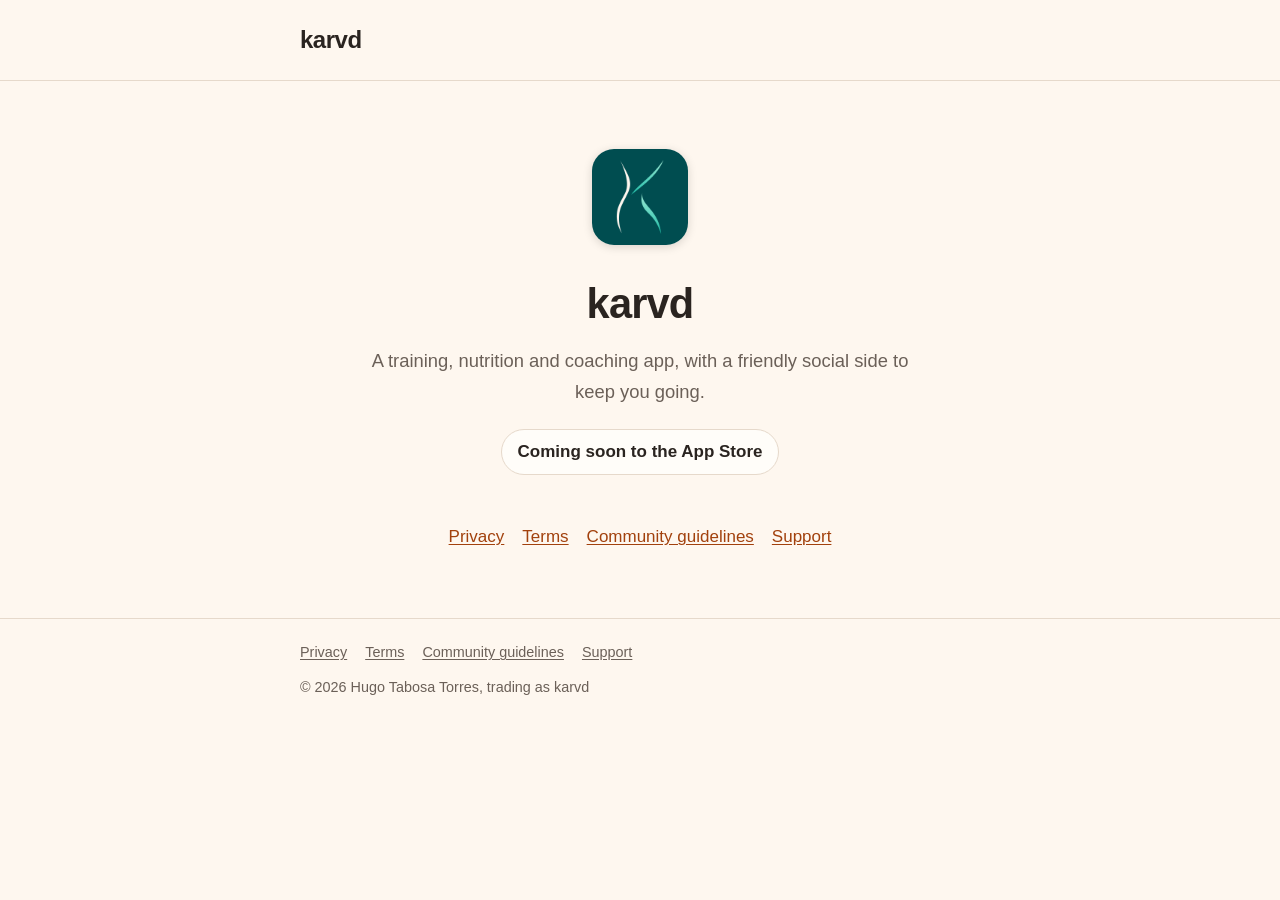
<file: index.html>
<!doctype html>
<html lang="en-GB">
<head>
<meta charset="utf-8">
<meta name="viewport" content="width=device-width, initial-scale=1">
<title>karvd</title>
<meta name="description" content="karvd is a training, nutrition and coaching app with a friendly social side. Coming soon to the App Store.">
<link rel="icon" type="image/png" href="assets/icon.png">
<link rel="apple-touch-icon" href="assets/icon.png">
<link rel="stylesheet" href="assets/style.css">
</head>
<body>
<header class="site"><div class="wrap"><a class="wordmark" href="index.html">karvd</a></div></header>
<main><div class="wrap">

<section class="hero">
<img src="assets/icon.png" alt="karvd app icon" width="96" height="96">
<span class="wordmark">karvd</span>
<p class="lead">A training, nutrition and coaching app, with a friendly social side to keep you going.</p>
<p><span class="soon">Coming soon to the App Store</span></p>
</section>
<ul class="links">
<li><a href="privacy/index.html">Privacy</a></li>
<li><a href="terms/index.html">Terms</a></li>
<li><a href="community-guidelines/index.html">Community guidelines</a></li>
<li><a href="support/index.html">Support</a></li>
</ul>

</div></main>
<footer class="site"><div class="wrap">
<nav aria-label="Footer">
<a href="privacy/index.html">Privacy</a>
<a href="terms/index.html">Terms</a>
<a href="community-guidelines/index.html">Community guidelines</a>
<a href="support/index.html">Support</a>
</nav>
<p>&copy; 2026 Hugo Tabosa Torres, trading as karvd</p>
</div></footer>
</body>
</html>
</file>
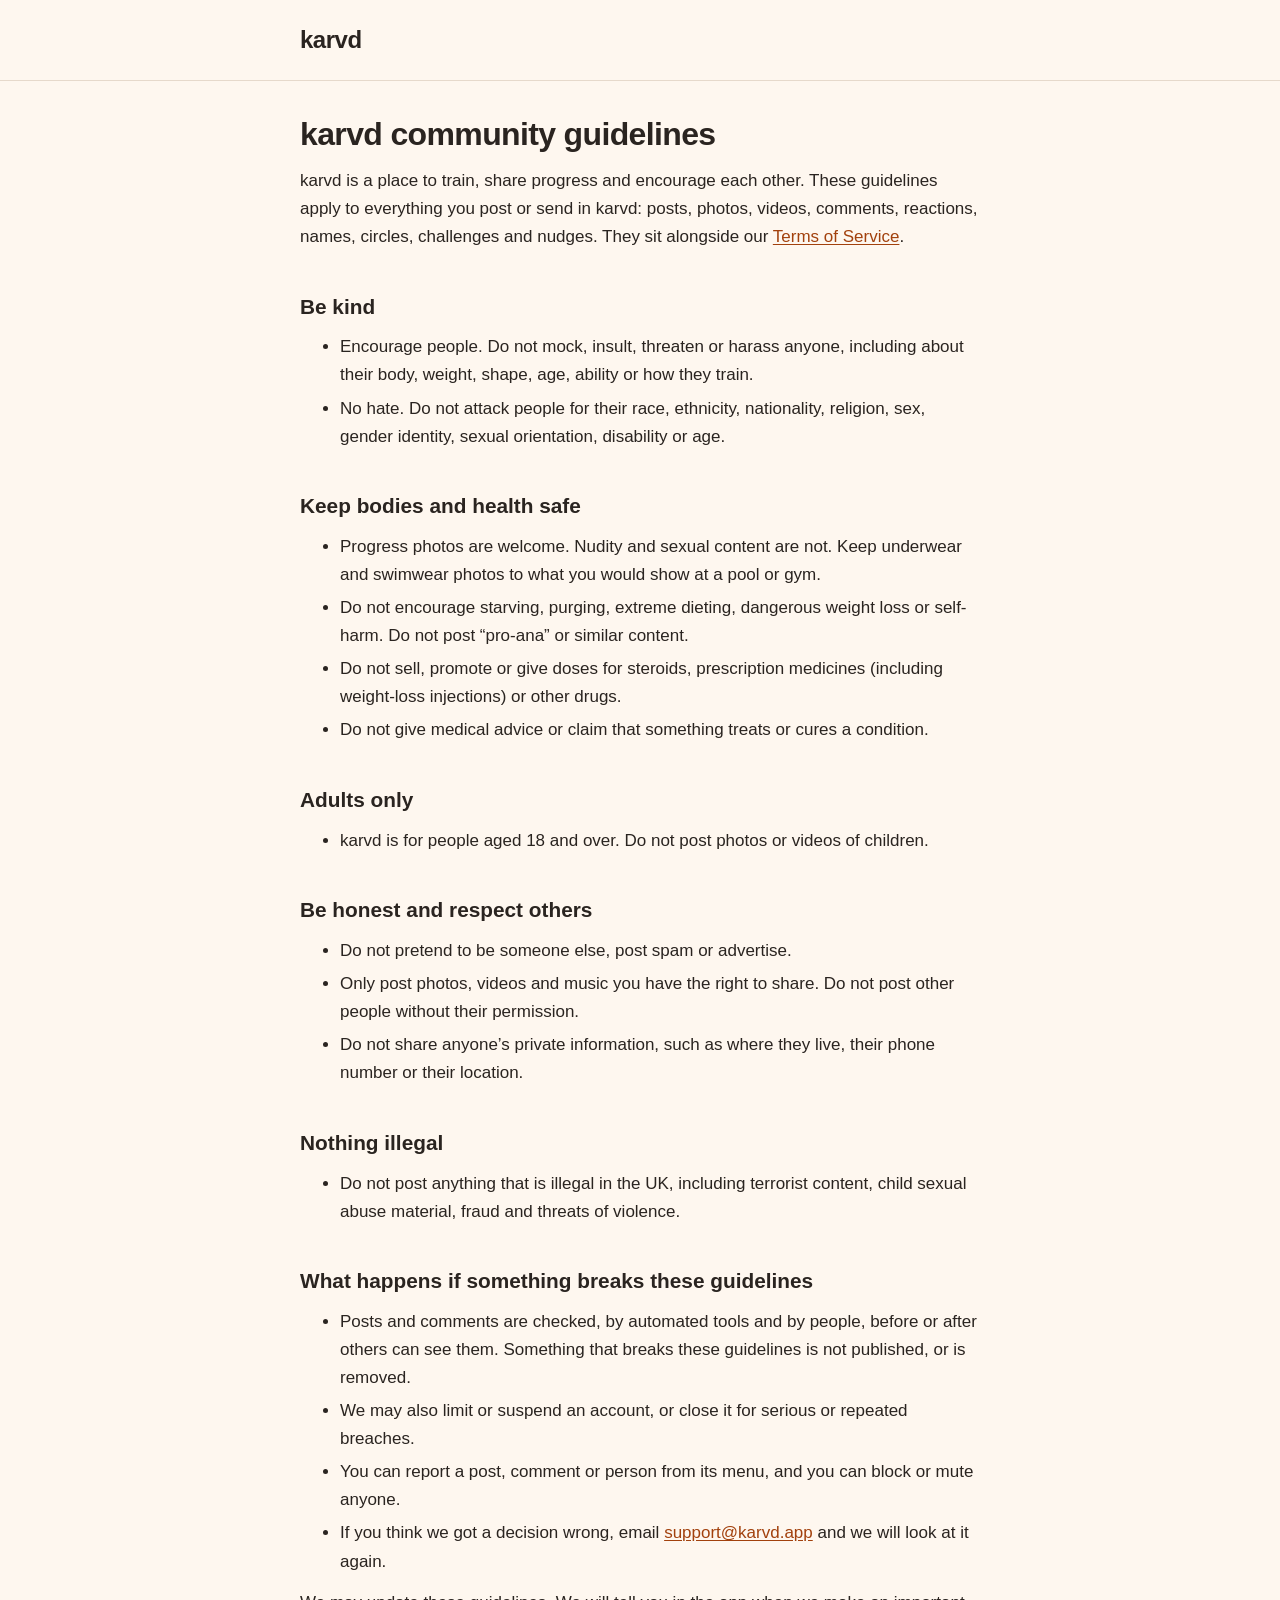
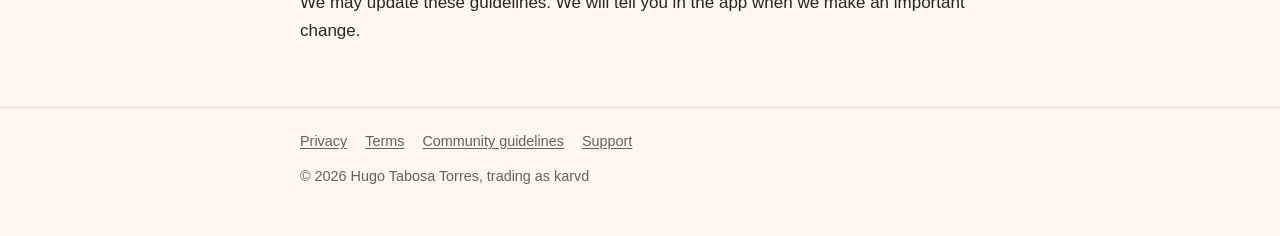
<file: community-guidelines/index.html>
<!doctype html>
<html lang="en-GB">
<head>
<meta charset="utf-8">
<meta name="viewport" content="width=device-width, initial-scale=1">
<title>Community guidelines - karvd</title>
<meta name="description" content="The rules for posting and sharing in the karvd community.">
<link rel="icon" type="image/png" href="../assets/icon.png">
<link rel="apple-touch-icon" href="../assets/icon.png">
<link rel="stylesheet" href="../assets/style.css">
</head>
<body>
<header class="site"><div class="wrap"><a class="wordmark" href="../index.html">karvd</a></div></header>
<main><div class="wrap">

<h1>karvd community guidelines</h1>
<p>karvd is a place to train, share progress and encourage each other. These guidelines apply to everything you post or send in karvd: posts, photos, videos, comments, reactions, names, circles, challenges and nudges. They sit alongside our <a href="../terms/index.html">Terms of Service</a>.</p>

<h2>Be kind</h2>
<ul>
<li>Encourage people. Do not mock, insult, threaten or harass anyone, including about their body, weight, shape, age, ability or how they train.</li>
<li>No hate. Do not attack people for their race, ethnicity, nationality, religion, sex, gender identity, sexual orientation, disability or age.</li>
</ul>

<h2>Keep bodies and health safe</h2>
<ul>
<li>Progress photos are welcome. Nudity and sexual content are not. Keep underwear and swimwear photos to what you would show at a pool or gym.</li>
<li>Do not encourage starving, purging, extreme dieting, dangerous weight loss or self-harm. Do not post &ldquo;pro-ana&rdquo; or similar content.</li>
<li>Do not sell, promote or give doses for steroids, prescription medicines (including weight-loss injections) or other drugs.</li>
<li>Do not give medical advice or claim that something treats or cures a condition.</li>
</ul>

<h2>Adults only</h2>
<ul>
<li>karvd is for people aged 18 and over. Do not post photos or videos of children.</li>
</ul>

<h2>Be honest and respect others</h2>
<ul>
<li>Do not pretend to be someone else, post spam or advertise.</li>
<li>Only post photos, videos and music you have the right to share. Do not post other people without their permission.</li>
<li>Do not share anyone&rsquo;s private information, such as where they live, their phone number or their location.</li>
</ul>

<h2>Nothing illegal</h2>
<ul>
<li>Do not post anything that is illegal in the UK, including terrorist content, child sexual abuse material, fraud and threats of violence.</li>
</ul>

<h2>What happens if something breaks these guidelines</h2>
<ul>
<li>Posts and comments are checked, by automated tools and by people, before or after others can see them. Something that breaks these guidelines is not published, or is removed.</li>
<li>We may also limit or suspend an account, or close it for serious or repeated breaches.</li>
<li>You can report a post, comment or person from its menu, and you can block or mute anyone.</li>
<li>If you think we got a decision wrong, email <a href="mailto:support@karvd.app">support@karvd.app</a> and we will look at it again.</li>
</ul>

<p>We may update these guidelines. We will tell you in the app when we make an important change.</p>

</div></main>
<footer class="site"><div class="wrap">
<nav aria-label="Footer">
<a href="../privacy/index.html">Privacy</a>
<a href="../terms/index.html">Terms</a>
<a href="../community-guidelines/index.html">Community guidelines</a>
<a href="../support/index.html">Support</a>
</nav>
<p>&copy; 2026 Hugo Tabosa Torres, trading as karvd</p>
</div></footer>
</body>
</html>
</file>
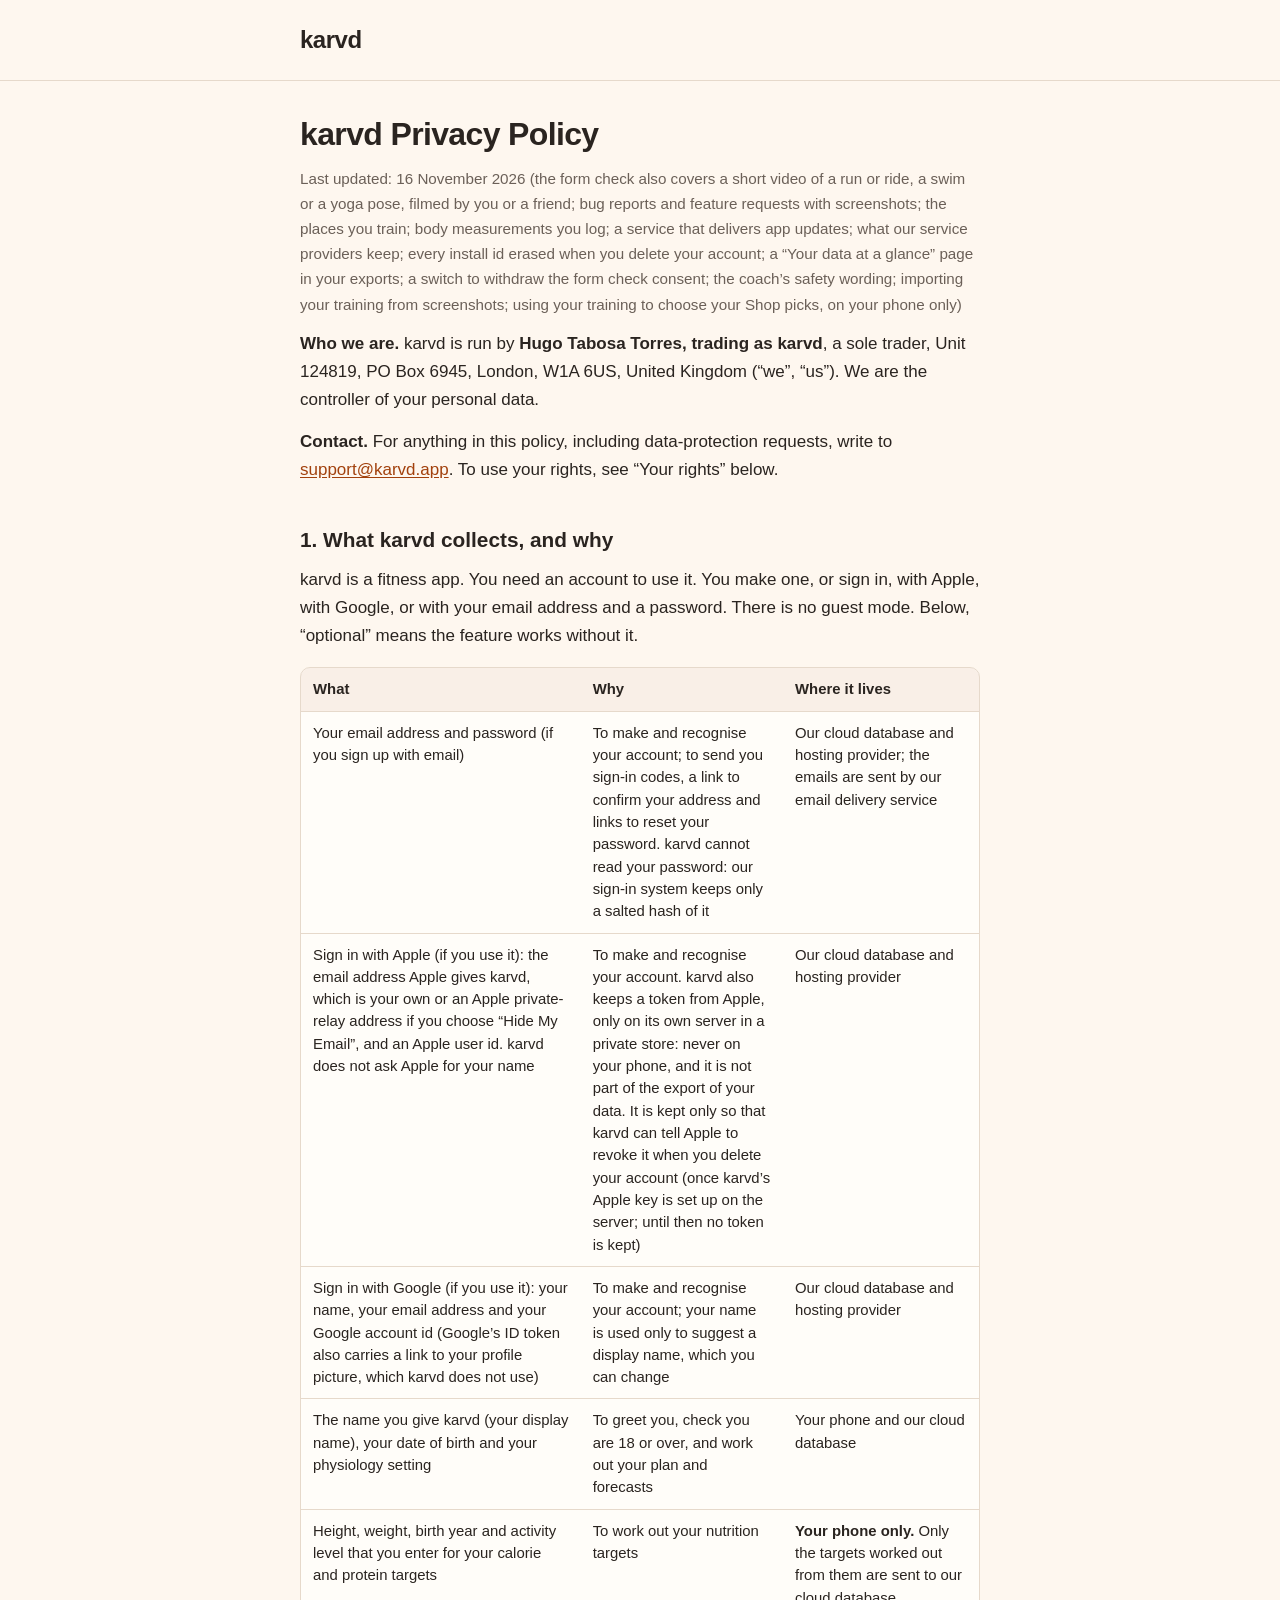
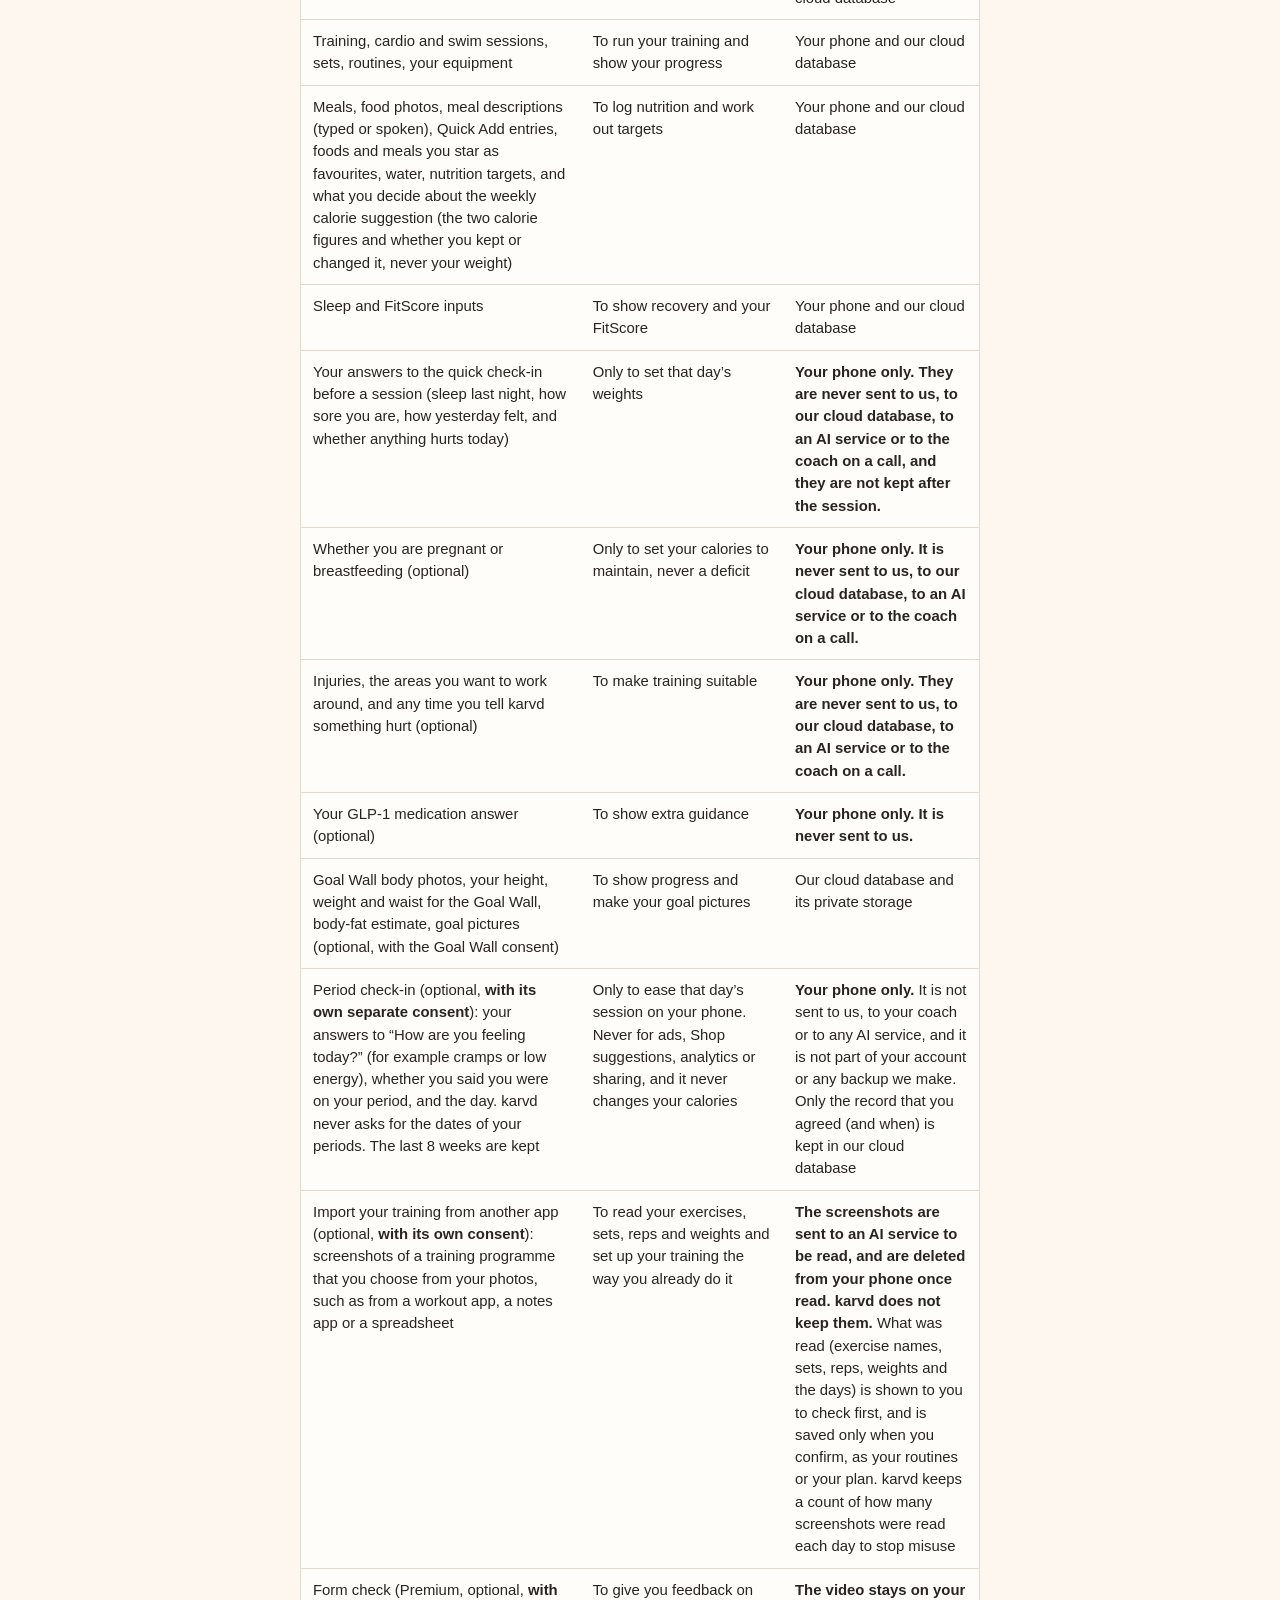
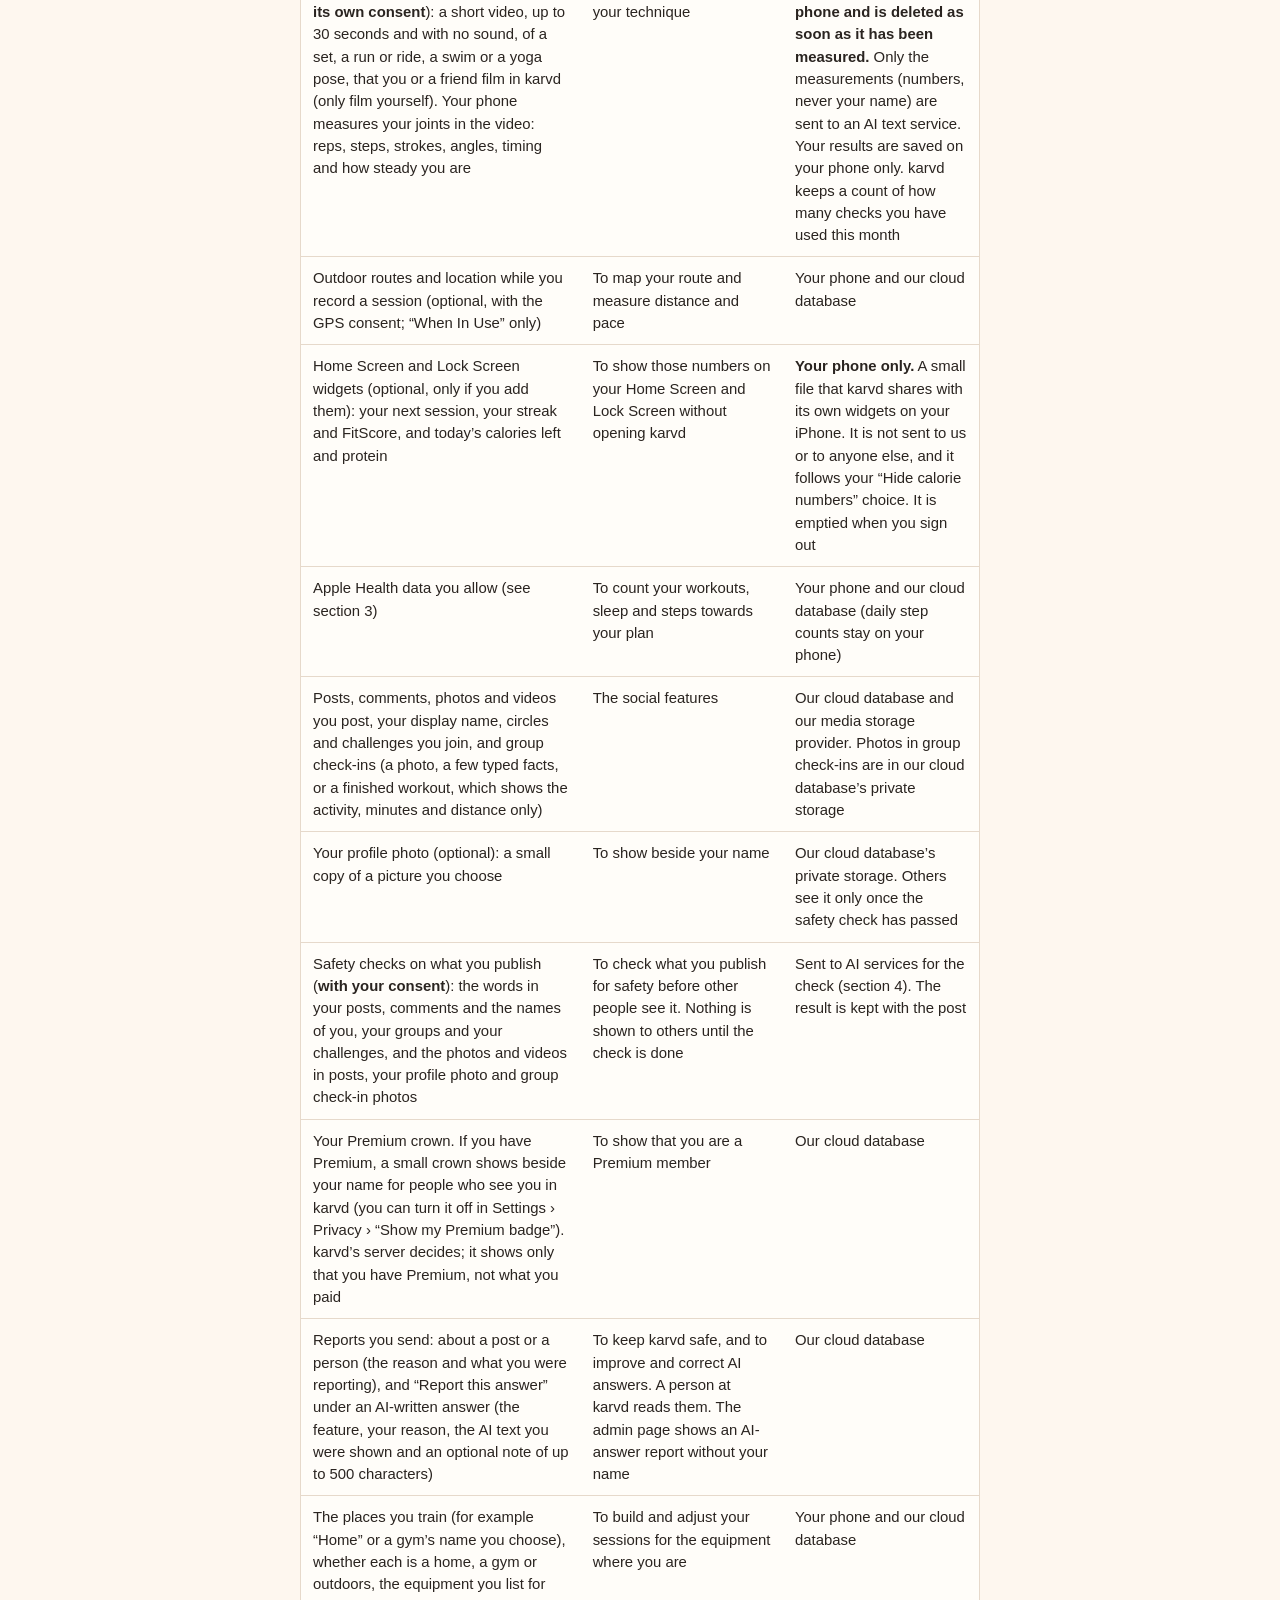
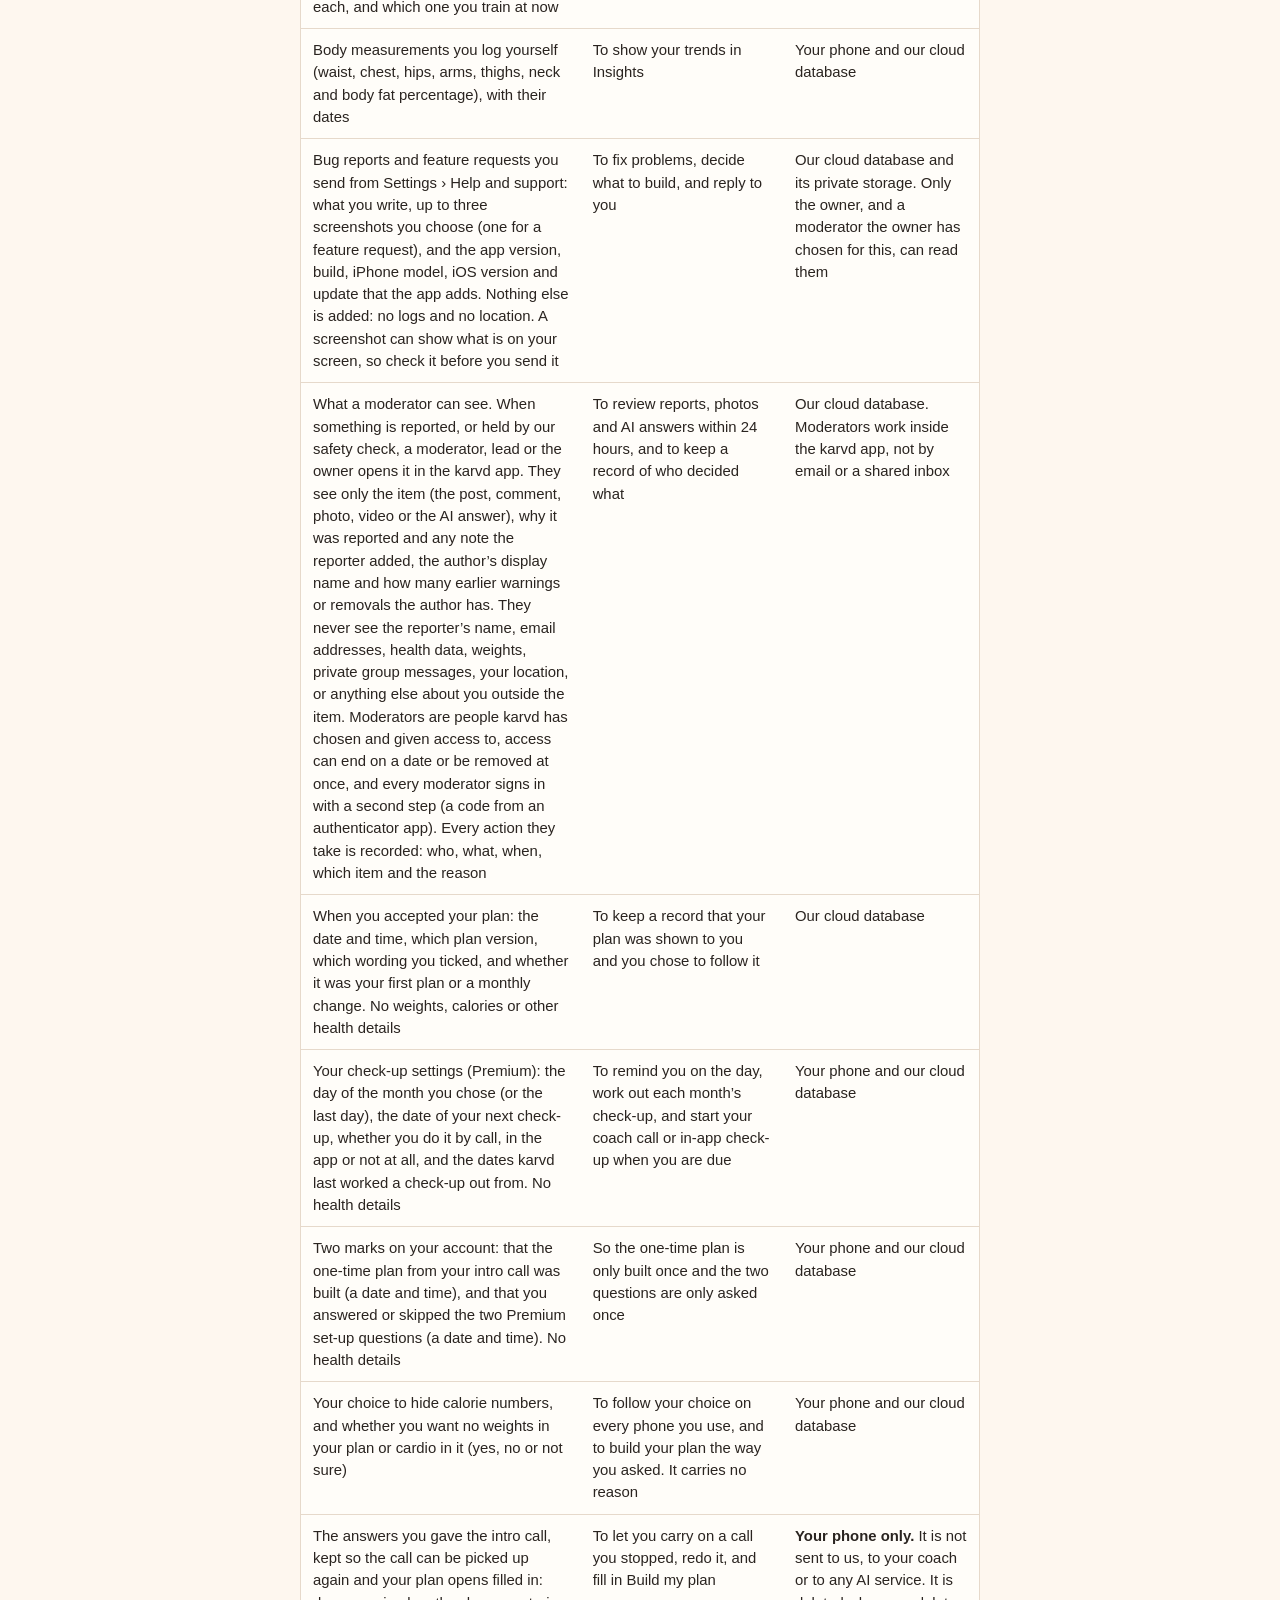
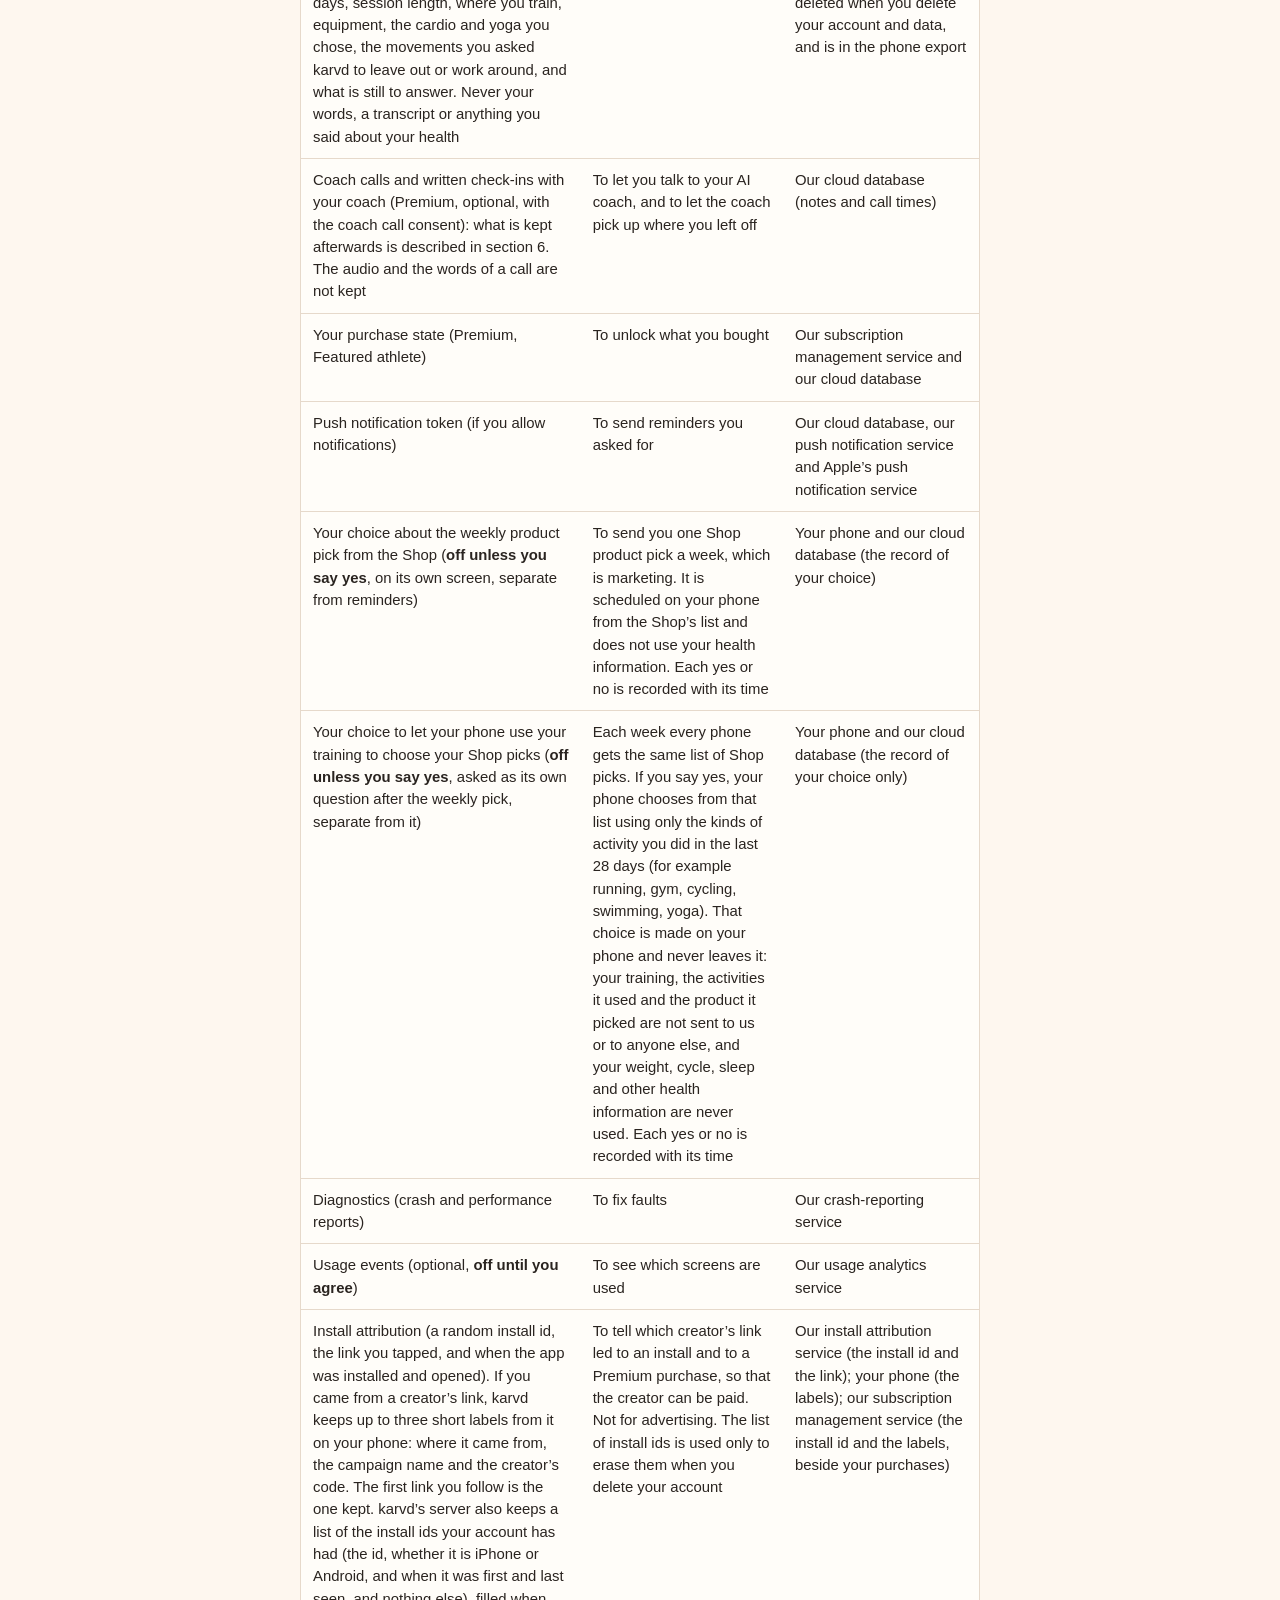
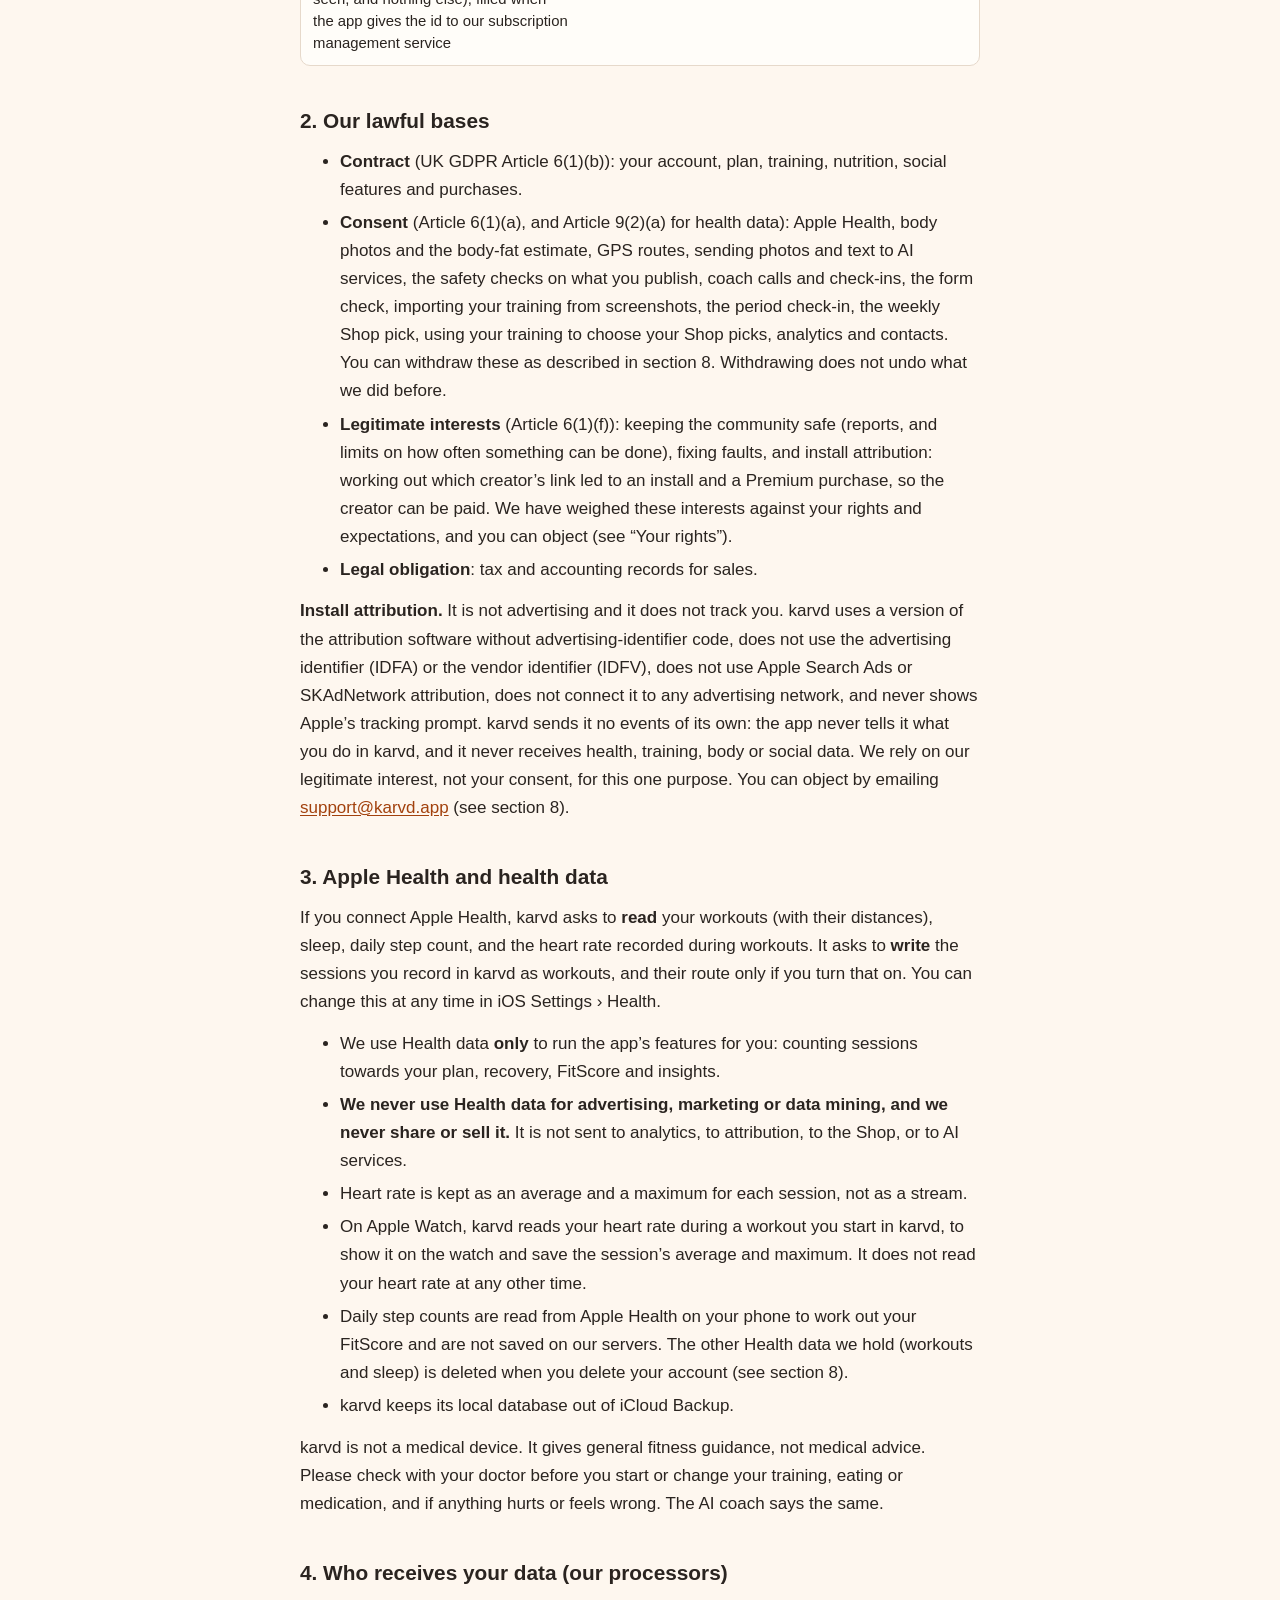
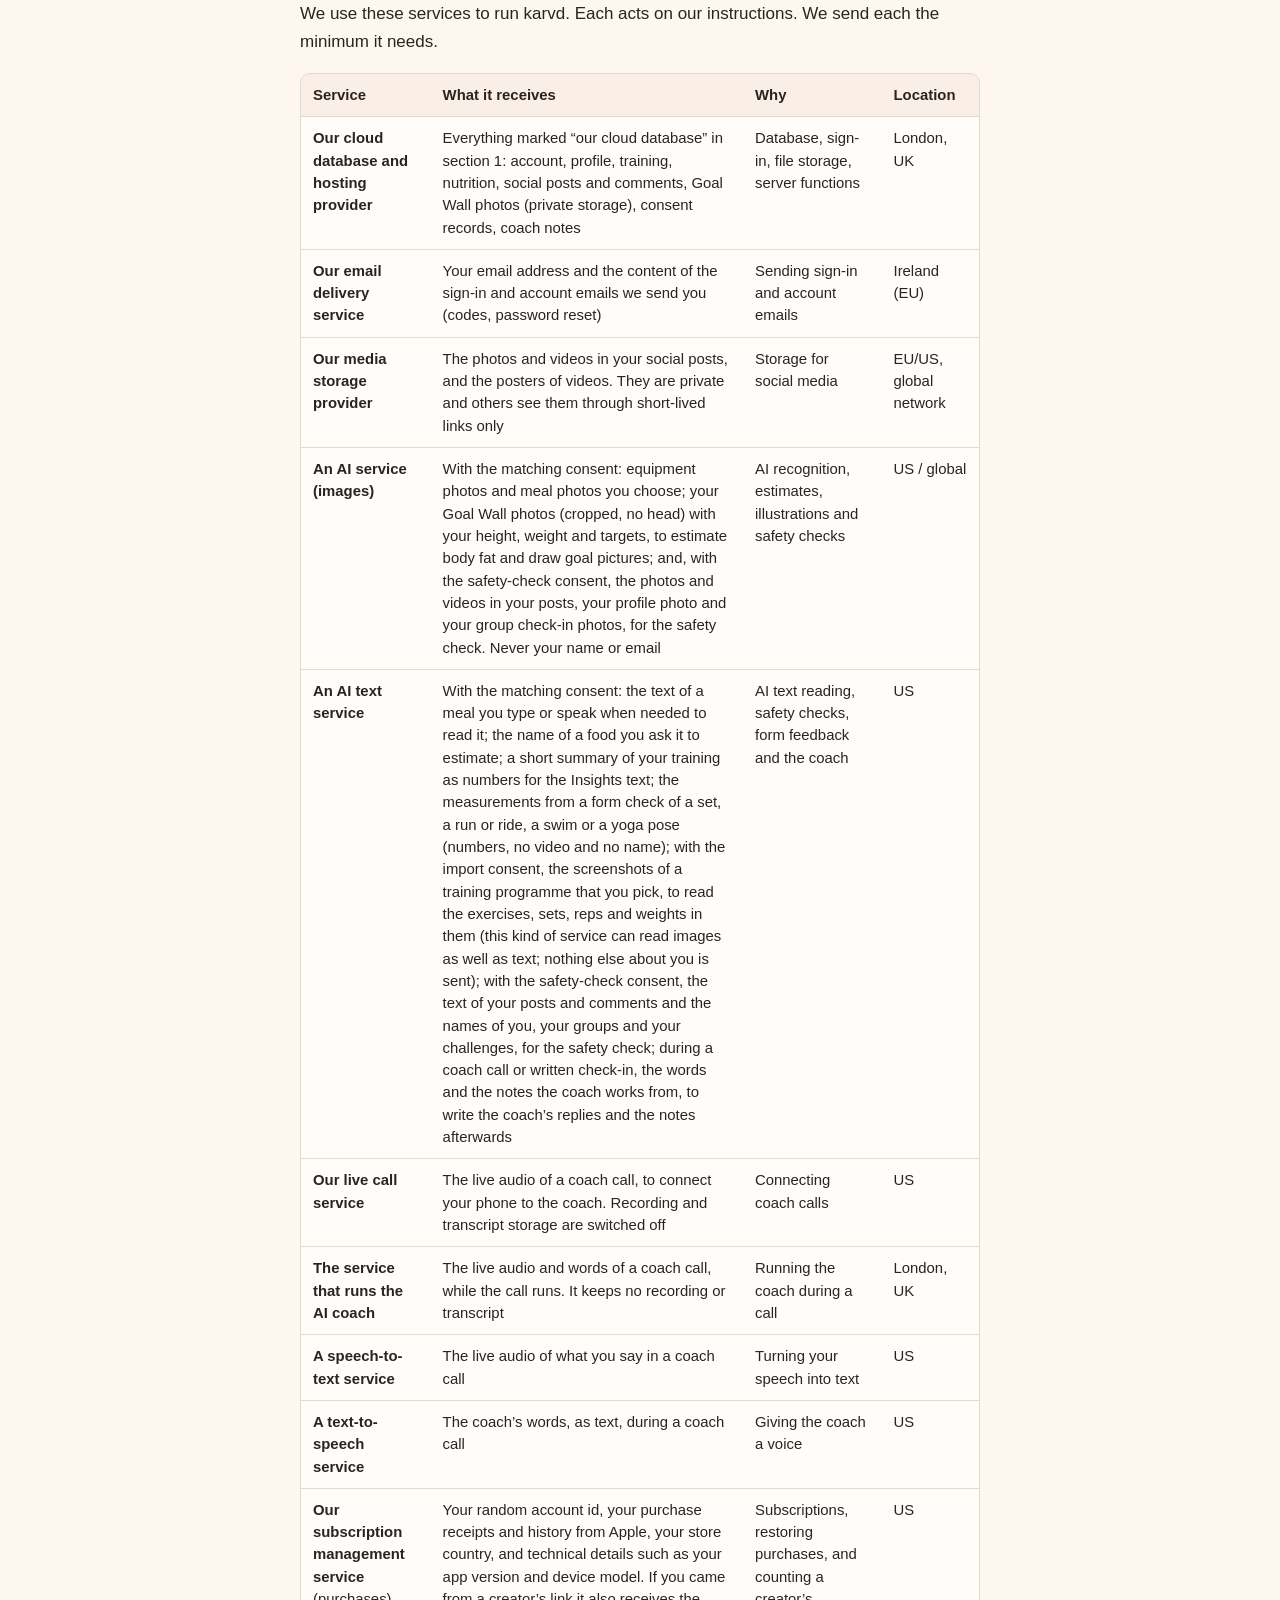
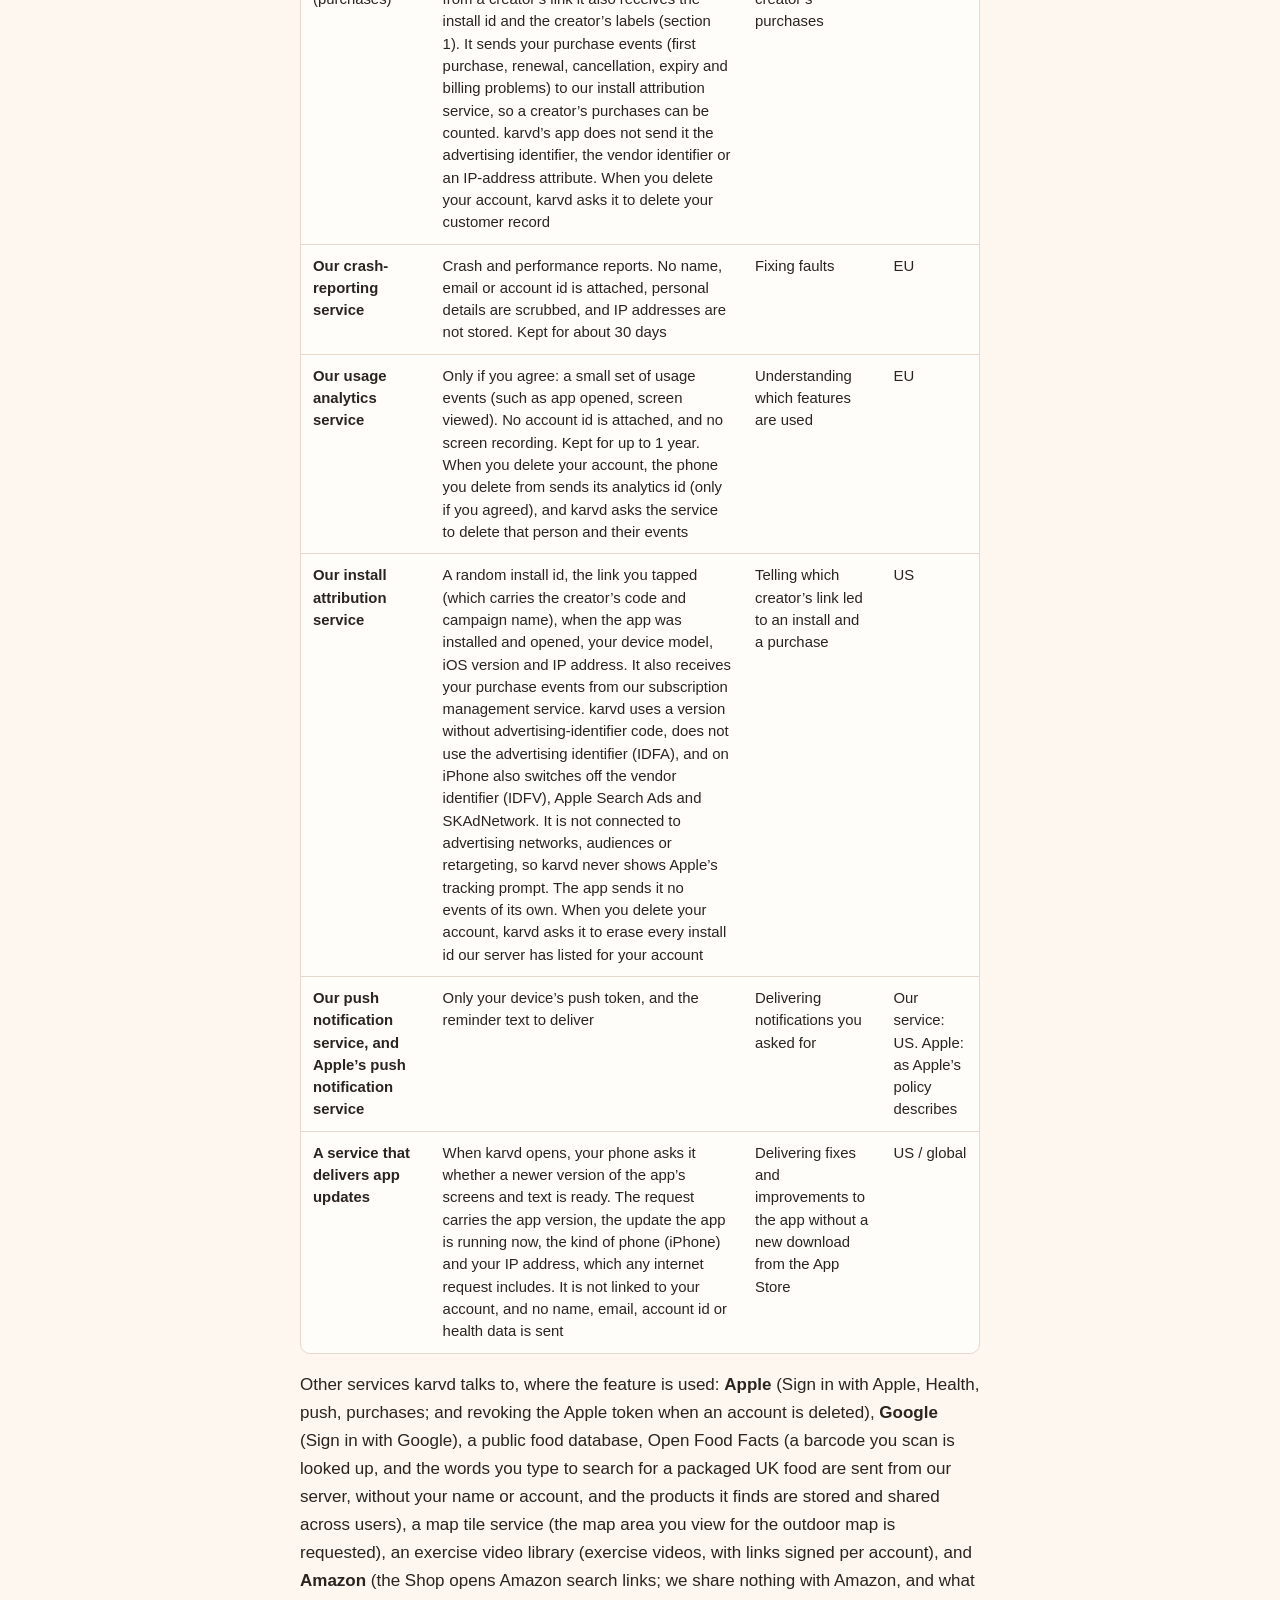
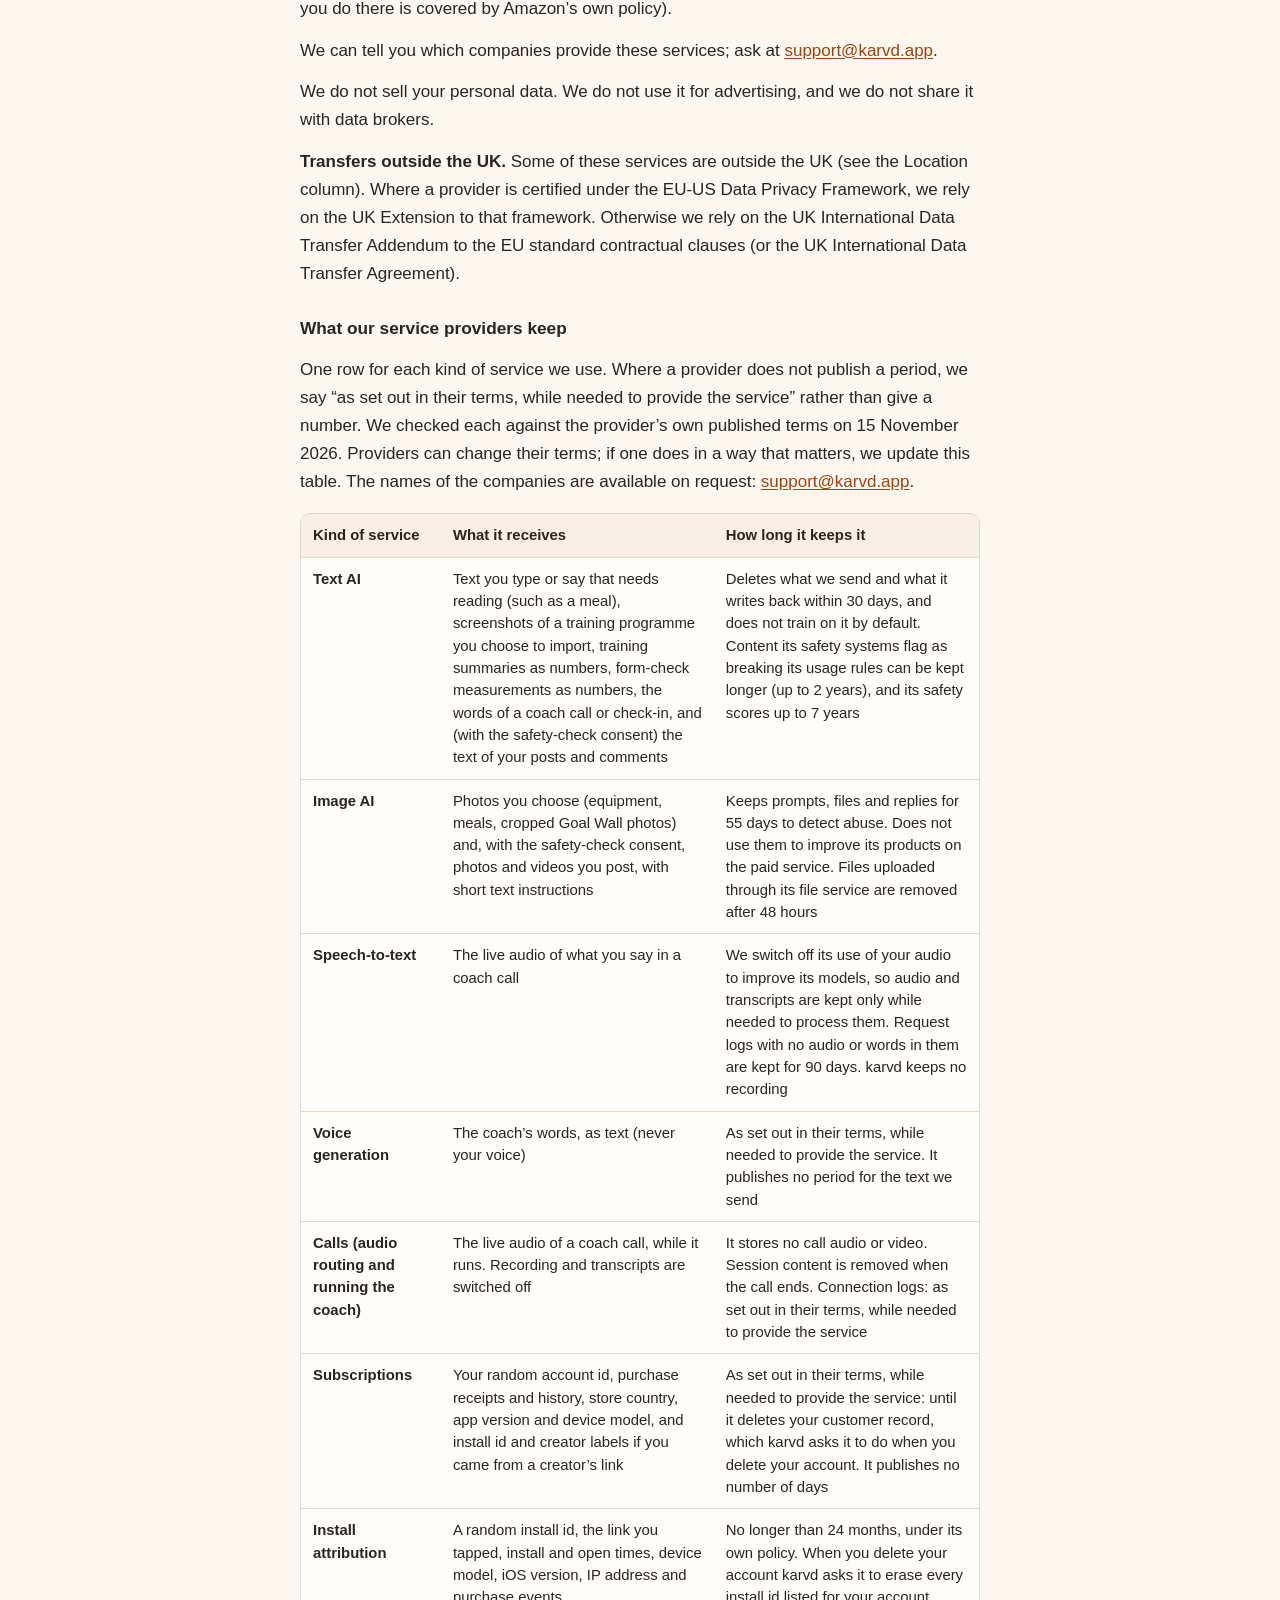
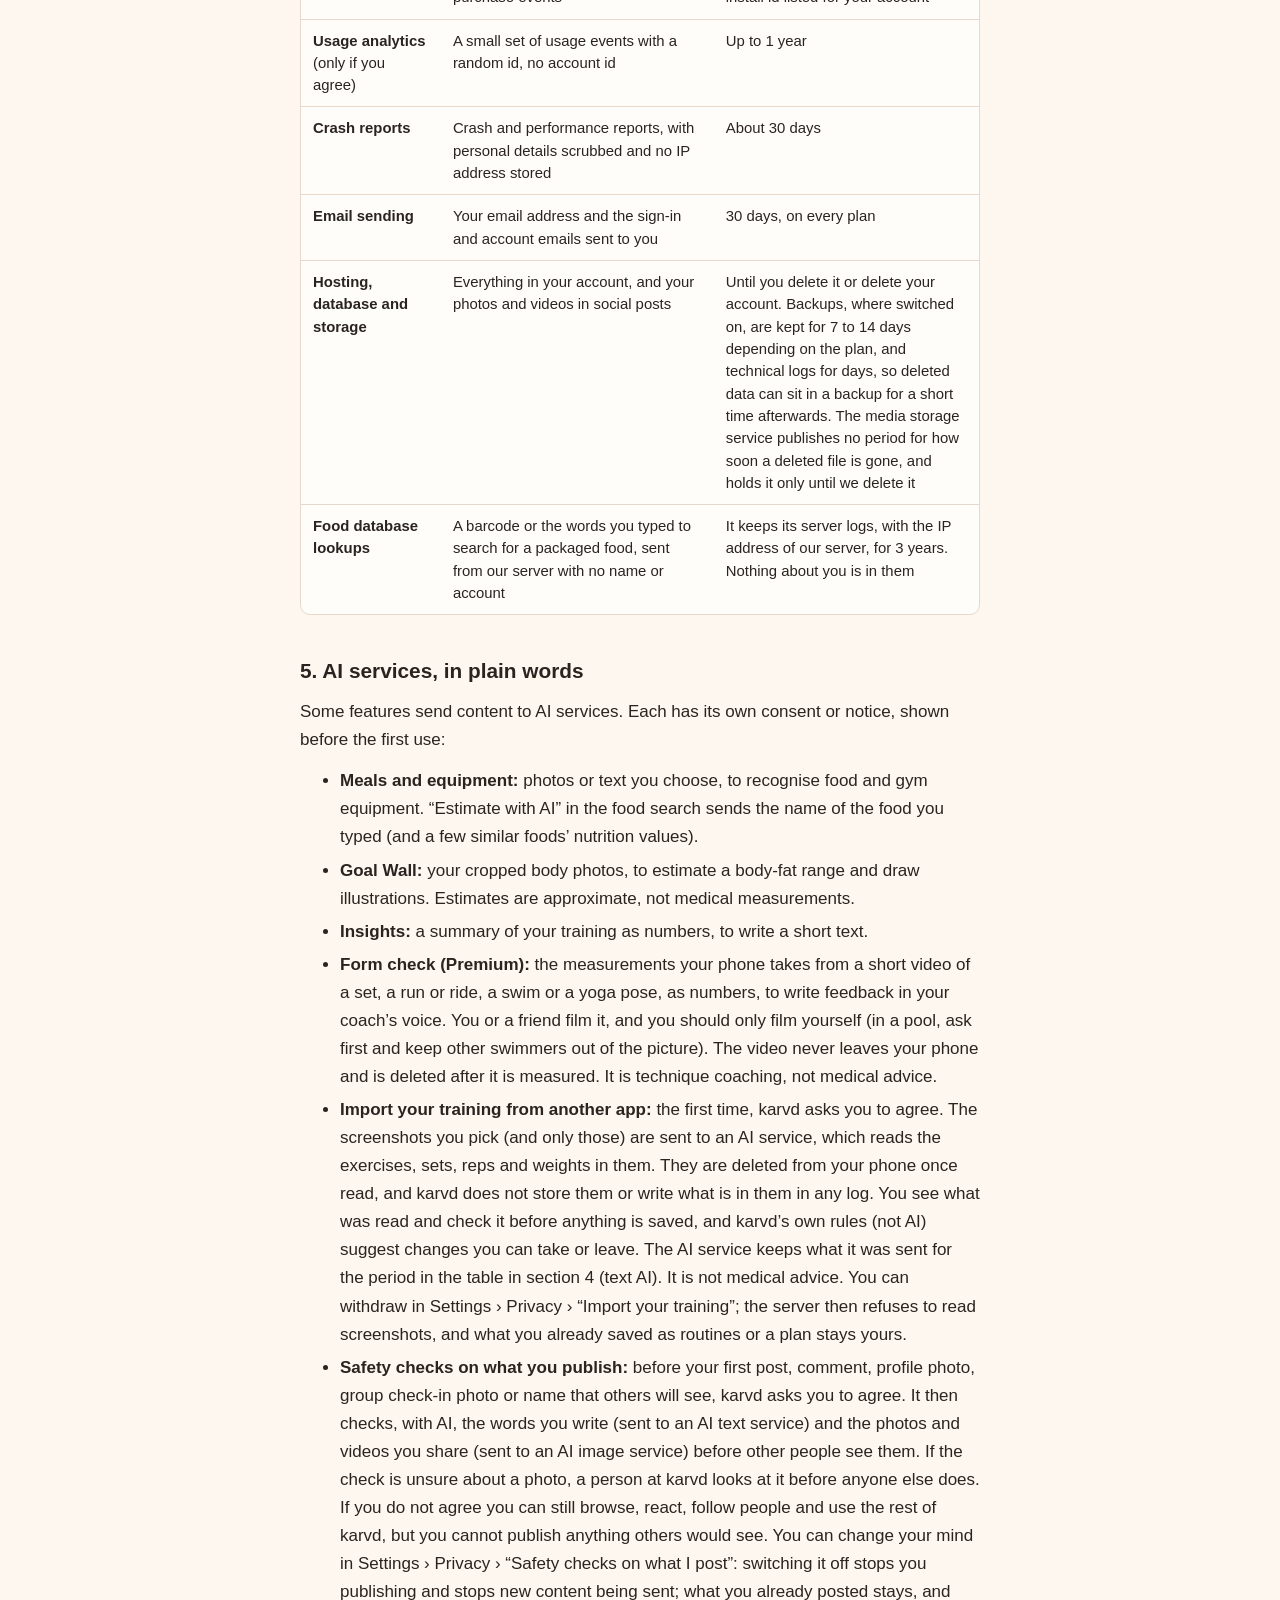
<file: privacy/index.html>
<!doctype html>
<html lang="en-GB">
<head>
<meta charset="utf-8">
<meta name="viewport" content="width=device-width, initial-scale=1">
<title>Privacy Policy - karvd</title>
<meta name="description" content="How karvd collects, uses, shares and deletes your personal data.">
<link rel="icon" type="image/png" href="../assets/icon.png">
<link rel="apple-touch-icon" href="../assets/icon.png">
<link rel="stylesheet" href="../assets/style.css">
</head>
<body>
<header class="site"><div class="wrap"><a class="wordmark" href="../index.html">karvd</a></div></header>
<main><div class="wrap">

<h1>karvd Privacy Policy</h1>
<p class="meta">Last updated: 16 November 2026 (the form check also covers a short video of a run or ride, a swim or a yoga pose, filmed by you or a friend; bug reports and feature requests with screenshots; the places you train; body measurements you log; a service that delivers app updates; what our service providers keep; every install id erased when you delete your account; a &ldquo;Your data at a glance&rdquo; page in your exports; a switch to withdraw the form check consent; the coach&rsquo;s safety wording; importing your training from screenshots; using your training to choose your Shop picks, on your phone only)</p>

<p><strong>Who we are.</strong> karvd is run by <strong>Hugo Tabosa Torres, trading as karvd</strong>, a sole trader, Unit 124819, PO Box 6945, London, W1A 6US, United Kingdom (&ldquo;we&rdquo;, &ldquo;us&rdquo;). We are the controller of your personal data.</p>

<p><strong>Contact.</strong> For anything in this policy, including data-protection requests, write to <a href="mailto:support@karvd.app">support@karvd.app</a>. To use your rights, see &ldquo;Your rights&rdquo; below.</p>

<h2>1. What karvd collects, and why</h2>
<p>karvd is a fitness app. You need an account to use it. You make one, or sign in, with Apple, with Google, or with your email address and a password. There is no guest mode. Below, &ldquo;optional&rdquo; means the feature works without it.</p>
<div class="table-wrap"><table>
<thead><tr><th>What</th><th>Why</th><th>Where it lives</th></tr></thead>
<tbody>
<tr><td>Your email address and password (if you sign up with email)</td><td>To make and recognise your account; to send you sign-in codes, a link to confirm your address and links to reset your password. karvd cannot read your password: our sign-in system keeps only a salted hash of it</td><td>Our cloud database and hosting provider; the emails are sent by our email delivery service</td></tr>
<tr><td>Sign in with Apple (if you use it): the email address Apple gives karvd, which is your own or an Apple private-relay address if you choose &ldquo;Hide My Email&rdquo;, and an Apple user id. karvd does not ask Apple for your name</td><td>To make and recognise your account. karvd also keeps a token from Apple, only on its own server in a private store: never on your phone, and it is not part of the export of your data. It is kept only so that karvd can tell Apple to revoke it when you delete your account (once karvd&rsquo;s Apple key is set up on the server; until then no token is kept)</td><td>Our cloud database and hosting provider</td></tr>
<tr><td>Sign in with Google (if you use it): your name, your email address and your Google account id (Google&rsquo;s ID token also carries a link to your profile picture, which karvd does not use)</td><td>To make and recognise your account; your name is used only to suggest a display name, which you can change</td><td>Our cloud database and hosting provider</td></tr>
<tr><td>The name you give karvd (your display name), your date of birth and your physiology setting</td><td>To greet you, check you are 18 or over, and work out your plan and forecasts</td><td>Your phone and our cloud database</td></tr>
<tr><td>Height, weight, birth year and activity level that you enter for your calorie and protein targets</td><td>To work out your nutrition targets</td><td><strong>Your phone only.</strong> Only the targets worked out from them are sent to our cloud database</td></tr>
<tr><td>Training, cardio and swim sessions, sets, routines, your equipment</td><td>To run your training and show your progress</td><td>Your phone and our cloud database</td></tr>
<tr><td>Meals, food photos, meal descriptions (typed or spoken), Quick Add entries, foods and meals you star as favourites, water, nutrition targets, and what you decide about the weekly calorie suggestion (the two calorie figures and whether you kept or changed it, never your weight)</td><td>To log nutrition and work out targets</td><td>Your phone and our cloud database</td></tr>
<tr><td>Sleep and FitScore inputs</td><td>To show recovery and your FitScore</td><td>Your phone and our cloud database</td></tr>
<tr><td>Your answers to the quick check-in before a session (sleep last night, how sore you are, how yesterday felt, and whether anything hurts today)</td><td>Only to set that day&rsquo;s weights</td><td><strong>Your phone only. They are never sent to us, to our cloud database, to an AI service or to the coach on a call, and they are not kept after the session.</strong></td></tr>
<tr><td>Whether you are pregnant or breastfeeding (optional)</td><td>Only to set your calories to maintain, never a deficit</td><td><strong>Your phone only. It is never sent to us, to our cloud database, to an AI service or to the coach on a call.</strong></td></tr>
<tr><td>Injuries, the areas you want to work around, and any time you tell karvd something hurt (optional)</td><td>To make training suitable</td><td><strong>Your phone only. They are never sent to us, to our cloud database, to an AI service or to the coach on a call.</strong></td></tr>
<tr><td>Your GLP-1 medication answer (optional)</td><td>To show extra guidance</td><td><strong>Your phone only. It is never sent to us.</strong></td></tr>
<tr><td>Goal Wall body photos, your height, weight and waist for the Goal Wall, body-fat estimate, goal pictures (optional, with the Goal Wall consent)</td><td>To show progress and make your goal pictures</td><td>Our cloud database and its private storage</td></tr>
<tr><td>Period check-in (optional, <strong>with its own separate consent</strong>): your answers to &ldquo;How are you feeling today?&rdquo; (for example cramps or low energy), whether you said you were on your period, and the day. karvd never asks for the dates of your periods. The last 8 weeks are kept</td><td>Only to ease that day&rsquo;s session on your phone. Never for ads, Shop suggestions, analytics or sharing, and it never changes your calories</td><td><strong>Your phone only.</strong> It is not sent to us, to your coach or to any AI service, and it is not part of your account or any backup we make. Only the record that you agreed (and when) is kept in our cloud database</td></tr>
<tr><td>Import your training from another app (optional, <strong>with its own consent</strong>): screenshots of a training programme that you choose from your photos, such as from a workout app, a notes app or a spreadsheet</td><td>To read your exercises, sets, reps and weights and set up your training the way you already do it</td><td><strong>The screenshots are sent to an AI service to be read, and are deleted from your phone once read. karvd does not keep them.</strong> What was read (exercise names, sets, reps, weights and the days) is shown to you to check first, and is saved only when you confirm, as your routines or your plan. karvd keeps a count of how many screenshots were read each day to stop misuse</td></tr>
<tr><td>Form check (Premium, optional, <strong>with its own consent</strong>): a short video, up to 30 seconds and with no sound, of a set, a run or ride, a swim or a yoga pose, that you or a friend film in karvd (only film yourself). Your phone measures your joints in the video: reps, steps, strokes, angles, timing and how steady you are</td><td>To give you feedback on your technique</td><td><strong>The video stays on your phone and is deleted as soon as it has been measured.</strong> Only the measurements (numbers, never your name) are sent to an AI text service. Your results are saved on your phone only. karvd keeps a count of how many checks you have used this month</td></tr>
<tr><td>Outdoor routes and location while you record a session (optional, with the GPS consent; &ldquo;When In Use&rdquo; only)</td><td>To map your route and measure distance and pace</td><td>Your phone and our cloud database</td></tr>
<tr><td>Home Screen and Lock Screen widgets (optional, only if you add them): your next session, your streak and FitScore, and today&rsquo;s calories left and protein</td><td>To show those numbers on your Home Screen and Lock Screen without opening karvd</td><td><strong>Your phone only.</strong> A small file that karvd shares with its own widgets on your iPhone. It is not sent to us or to anyone else, and it follows your &ldquo;Hide calorie numbers&rdquo; choice. It is emptied when you sign out</td></tr>
<tr><td>Apple Health data you allow (see section 3)</td><td>To count your workouts, sleep and steps towards your plan</td><td>Your phone and our cloud database (daily step counts stay on your phone)</td></tr>
<tr><td>Posts, comments, photos and videos you post, your display name, circles and challenges you join, and group check-ins (a photo, a few typed facts, or a finished workout, which shows the activity, minutes and distance only)</td><td>The social features</td><td>Our cloud database and our media storage provider. Photos in group check-ins are in our cloud database&rsquo;s private storage</td></tr>
<tr><td>Your profile photo (optional): a small copy of a picture you choose</td><td>To show beside your name</td><td>Our cloud database&rsquo;s private storage. Others see it only once the safety check has passed</td></tr>
<tr><td>Safety checks on what you publish (<strong>with your consent</strong>): the words in your posts, comments and the names of you, your groups and your challenges, and the photos and videos in posts, your profile photo and group check-in photos</td><td>To check what you publish for safety before other people see it. Nothing is shown to others until the check is done</td><td>Sent to AI services for the check (section 4). The result is kept with the post</td></tr>
<tr><td>Your Premium crown. If you have Premium, a small crown shows beside your name for people who see you in karvd (you can turn it off in Settings &rsaquo; Privacy &rsaquo; &ldquo;Show my Premium badge&rdquo;). karvd&rsquo;s server decides; it shows only that you have Premium, not what you paid</td><td>To show that you are a Premium member</td><td>Our cloud database</td></tr>
<tr><td>Reports you send: about a post or a person (the reason and what you were reporting), and &ldquo;Report this answer&rdquo; under an AI-written answer (the feature, your reason, the AI text you were shown and an optional note of up to 500 characters)</td><td>To keep karvd safe, and to improve and correct AI answers. A person at karvd reads them. The admin page shows an AI-answer report without your name</td><td>Our cloud database</td></tr>
<tr><td>The places you train (for example &ldquo;Home&rdquo; or a gym&rsquo;s name you choose), whether each is a home, a gym or outdoors, the equipment you list for each, and which one you train at now</td><td>To build and adjust your sessions for the equipment where you are</td><td>Your phone and our cloud database</td></tr>
<tr><td>Body measurements you log yourself (waist, chest, hips, arms, thighs, neck and body fat percentage), with their dates</td><td>To show your trends in Insights</td><td>Your phone and our cloud database</td></tr>
<tr><td>Bug reports and feature requests you send from Settings &rsaquo; Help and support: what you write, up to three screenshots you choose (one for a feature request), and the app version, build, iPhone model, iOS version and update that the app adds. Nothing else is added: no logs and no location. A screenshot can show what is on your screen, so check it before you send it</td><td>To fix problems, decide what to build, and reply to you</td><td>Our cloud database and its private storage. Only the owner, and a moderator the owner has chosen for this, can read them</td></tr>
<tr><td>What a moderator can see. When something is reported, or held by our safety check, a moderator, lead or the owner opens it in the karvd app. They see only the item (the post, comment, photo, video or the AI answer), why it was reported and any note the reporter added, the author&rsquo;s display name and how many earlier warnings or removals the author has. They never see the reporter&rsquo;s name, email addresses, health data, weights, private group messages, your location, or anything else about you outside the item. Moderators are people karvd has chosen and given access to, access can end on a date or be removed at once, and every moderator signs in with a second step (a code from an authenticator app). Every action they take is recorded: who, what, when, which item and the reason</td><td>To review reports, photos and AI answers within 24 hours, and to keep a record of who decided what</td><td>Our cloud database. Moderators work inside the karvd app, not by email or a shared inbox</td></tr>
<tr><td>When you accepted your plan: the date and time, which plan version, which wording you ticked, and whether it was your first plan or a monthly change. No weights, calories or other health details</td><td>To keep a record that your plan was shown to you and you chose to follow it</td><td>Our cloud database</td></tr>
<tr><td>Your check-up settings (Premium): the day of the month you chose (or the last day), the date of your next check-up, whether you do it by call, in the app or not at all, and the dates karvd last worked a check-up out from. No health details</td><td>To remind you on the day, work out each month&rsquo;s check-up, and start your coach call or in-app check-up when you are due</td><td>Your phone and our cloud database</td></tr>
<tr><td>Two marks on your account: that the one-time plan from your intro call was built (a date and time), and that you answered or skipped the two Premium set-up questions (a date and time). No health details</td><td>So the one-time plan is only built once and the two questions are only asked once</td><td>Your phone and our cloud database</td></tr>
<tr><td>Your choice to hide calorie numbers, and whether you want no weights in your plan or cardio in it (yes, no or not sure)</td><td>To follow your choice on every phone you use, and to build your plan the way you asked. It carries no reason</td><td>Your phone and our cloud database</td></tr>
<tr><td>The answers you gave the intro call, kept so the call can be picked up again and your plan opens filled in: days, session length, where you train, equipment, the cardio and yoga you chose, the movements you asked karvd to leave out or work around, and what is still to answer. Never your words, a transcript or anything you said about your health</td><td>To let you carry on a call you stopped, redo it, and fill in Build my plan</td><td><strong>Your phone only.</strong> It is not sent to us, to your coach or to any AI service. It is deleted when you delete your account and data, and is in the phone export</td></tr>
<tr><td>Coach calls and written check-ins with your coach (Premium, optional, with the coach call consent): what is kept afterwards is described in section 6. The audio and the words of a call are not kept</td><td>To let you talk to your AI coach, and to let the coach pick up where you left off</td><td>Our cloud database (notes and call times)</td></tr>
<tr><td>Your purchase state (Premium, Featured athlete)</td><td>To unlock what you bought</td><td>Our subscription management service and our cloud database</td></tr>
<tr><td>Push notification token (if you allow notifications)</td><td>To send reminders you asked for</td><td>Our cloud database, our push notification service and Apple&rsquo;s push notification service</td></tr>
<tr><td>Your choice about the weekly product pick from the Shop (<strong>off unless you say yes</strong>, on its own screen, separate from reminders)</td><td>To send you one Shop product pick a week, which is marketing. It is scheduled on your phone from the Shop&rsquo;s list and does not use your health information. Each yes or no is recorded with its time</td><td>Your phone and our cloud database (the record of your choice)</td></tr>
<tr><td>Your choice to let your phone use your training to choose your Shop picks (<strong>off unless you say yes</strong>, asked as its own question after the weekly pick, separate from it)</td><td>Each week every phone gets the same list of Shop picks. If you say yes, your phone chooses from that list using only the kinds of activity you did in the last 28 days (for example running, gym, cycling, swimming, yoga). That choice is made on your phone and never leaves it: your training, the activities it used and the product it picked are not sent to us or to anyone else, and your weight, cycle, sleep and other health information are never used. Each yes or no is recorded with its time</td><td>Your phone and our cloud database (the record of your choice only)</td></tr>
<tr><td>Diagnostics (crash and performance reports)</td><td>To fix faults</td><td>Our crash-reporting service</td></tr>
<tr><td>Usage events (optional, <strong>off until you agree</strong>)</td><td>To see which screens are used</td><td>Our usage analytics service</td></tr>
<tr><td>Install attribution (a random install id, the link you tapped, and when the app was installed and opened). If you came from a creator&rsquo;s link, karvd keeps up to three short labels from it on your phone: where it came from, the campaign name and the creator&rsquo;s code. The first link you follow is the one kept. karvd&rsquo;s server also keeps a list of the install ids your account has had (the id, whether it is iPhone or Android, and when it was first and last seen, and nothing else), filled when the app gives the id to our subscription management service</td><td>To tell which creator&rsquo;s link led to an install and to a Premium purchase, so that the creator can be paid. Not for advertising. The list of install ids is used only to erase them when you delete your account</td><td>Our install attribution service (the install id and the link); your phone (the labels); our subscription management service (the install id and the labels, beside your purchases)</td></tr>
</tbody>
</table></div>

<h2>2. Our lawful bases</h2>
<ul>
<li><strong>Contract</strong> (UK GDPR Article 6(1)(b)): your account, plan, training, nutrition, social features and purchases.</li>
<li><strong>Consent</strong> (Article 6(1)(a), and Article 9(2)(a) for health data): Apple Health, body photos and the body-fat estimate, GPS routes, sending photos and text to AI services, the safety checks on what you publish, coach calls and check-ins, the form check, importing your training from screenshots, the period check-in, the weekly Shop pick, using your training to choose your Shop picks, analytics and contacts. You can withdraw these as described in section 8. Withdrawing does not undo what we did before.</li>
<li><strong>Legitimate interests</strong> (Article 6(1)(f)): keeping the community safe (reports, and limits on how often something can be done), fixing faults, and install attribution: working out which creator&rsquo;s link led to an install and a Premium purchase, so the creator can be paid. We have weighed these interests against your rights and expectations, and you can object (see &ldquo;Your rights&rdquo;).</li>
<li><strong>Legal obligation</strong>: tax and accounting records for sales.</li>
</ul>

<p><strong>Install attribution.</strong> It is not advertising and it does not track you. karvd uses a version of the attribution software without advertising-identifier code, does not use the advertising identifier (IDFA) or the vendor identifier (IDFV), does not use Apple Search Ads or SKAdNetwork attribution, does not connect it to any advertising network, and never shows Apple&rsquo;s tracking prompt. karvd sends it no events of its own: the app never tells it what you do in karvd, and it never receives health, training, body or social data. We rely on our legitimate interest, not your consent, for this one purpose. You can object by emailing <a href="mailto:support@karvd.app">support@karvd.app</a> (see section 8).</p>

<h2>3. Apple Health and health data</h2>
<p>If you connect Apple Health, karvd asks to <strong>read</strong> your workouts (with their distances), sleep, daily step count, and the heart rate recorded during workouts. It asks to <strong>write</strong> the sessions you record in karvd as workouts, and their route only if you turn that on. You can change this at any time in iOS Settings &rsaquo; Health.</p>
<ul>
<li>We use Health data <strong>only</strong> to run the app&rsquo;s features for you: counting sessions towards your plan, recovery, FitScore and insights.</li>
<li><strong>We never use Health data for advertising, marketing or data mining, and we never share or sell it.</strong> It is not sent to analytics, to attribution, to the Shop, or to AI services.</li>
<li>Heart rate is kept as an average and a maximum for each session, not as a stream.</li>
<li>On Apple Watch, karvd reads your heart rate during a workout you start in karvd, to show it on the watch and save the session&rsquo;s average and maximum. It does not read your heart rate at any other time.</li>
<li>Daily step counts are read from Apple Health on your phone to work out your FitScore and are not saved on our servers. The other Health data we hold (workouts and sleep) is deleted when you delete your account (see section 8).</li>
<li>karvd keeps its local database out of iCloud Backup.</li>
</ul>
<p>karvd is not a medical device. It gives general fitness guidance, not medical advice. Please check with your doctor before you start or change your training, eating or medication, and if anything hurts or feels wrong. The AI coach says the same.</p>

<h2>4. Who receives your data (our processors)</h2>
<p>We use these services to run karvd. Each acts on our instructions. We send each the minimum it needs.</p>
<div class="table-wrap"><table>
<thead><tr><th>Service</th><th>What it receives</th><th>Why</th><th>Location</th></tr></thead>
<tbody>
<tr><td><strong>Our cloud database and hosting provider</strong></td><td>Everything marked &ldquo;our cloud database&rdquo; in section 1: account, profile, training, nutrition, social posts and comments, Goal Wall photos (private storage), consent records, coach notes</td><td>Database, sign-in, file storage, server functions</td><td>London, UK</td></tr>
<tr><td><strong>Our email delivery service</strong></td><td>Your email address and the content of the sign-in and account emails we send you (codes, password reset)</td><td>Sending sign-in and account emails</td><td>Ireland (EU)</td></tr>
<tr><td><strong>Our media storage provider</strong></td><td>The photos and videos in your social posts, and the posters of videos. They are private and others see them through short-lived links only</td><td>Storage for social media</td><td>EU/US, global network</td></tr>
<tr><td><strong>An AI service (images)</strong></td><td>With the matching consent: equipment photos and meal photos you choose; your Goal Wall photos (cropped, no head) with your height, weight and targets, to estimate body fat and draw goal pictures; and, with the safety-check consent, the photos and videos in your posts, your profile photo and your group check-in photos, for the safety check. Never your name or email</td><td>AI recognition, estimates, illustrations and safety checks</td><td>US / global</td></tr>
<tr><td><strong>An AI text service</strong></td><td>With the matching consent: the text of a meal you type or speak when needed to read it; the name of a food you ask it to estimate; a short summary of your training as numbers for the Insights text; the measurements from a form check of a set, a run or ride, a swim or a yoga pose (numbers, no video and no name); with the import consent, the screenshots of a training programme that you pick, to read the exercises, sets, reps and weights in them (this kind of service can read images as well as text; nothing else about you is sent); with the safety-check consent, the text of your posts and comments and the names of you, your groups and your challenges, for the safety check; during a coach call or written check-in, the words and the notes the coach works from, to write the coach&rsquo;s replies and the notes afterwards</td><td>AI text reading, safety checks, form feedback and the coach</td><td>US</td></tr>
<tr><td><strong>Our live call service</strong></td><td>The live audio of a coach call, to connect your phone to the coach. Recording and transcript storage are switched off</td><td>Connecting coach calls</td><td>US</td></tr>
<tr><td><strong>The service that runs the AI coach</strong></td><td>The live audio and words of a coach call, while the call runs. It keeps no recording or transcript</td><td>Running the coach during a call</td><td>London, UK</td></tr>
<tr><td><strong>A speech-to-text service</strong></td><td>The live audio of what you say in a coach call</td><td>Turning your speech into text</td><td>US</td></tr>
<tr><td><strong>A text-to-speech service</strong></td><td>The coach&rsquo;s words, as text, during a coach call</td><td>Giving the coach a voice</td><td>US</td></tr>
<tr><td><strong>Our subscription management service</strong> (purchases)</td><td>Your random account id, your purchase receipts and history from Apple, your store country, and technical details such as your app version and device model. If you came from a creator&rsquo;s link it also receives the install id and the creator&rsquo;s labels (section 1). It sends your purchase events (first purchase, renewal, cancellation, expiry and billing problems) to our install attribution service, so a creator&rsquo;s purchases can be counted. karvd&rsquo;s app does not send it the advertising identifier, the vendor identifier or an IP-address attribute. When you delete your account, karvd asks it to delete your customer record</td><td>Subscriptions, restoring purchases, and counting a creator&rsquo;s purchases</td><td>US</td></tr>
<tr><td><strong>Our crash-reporting service</strong></td><td>Crash and performance reports. No name, email or account id is attached, personal details are scrubbed, and IP addresses are not stored. Kept for about 30 days</td><td>Fixing faults</td><td>EU</td></tr>
<tr><td><strong>Our usage analytics service</strong></td><td>Only if you agree: a small set of usage events (such as app opened, screen viewed). No account id is attached, and no screen recording. Kept for up to 1 year. When you delete your account, the phone you delete from sends its analytics id (only if you agreed), and karvd asks the service to delete that person and their events</td><td>Understanding which features are used</td><td>EU</td></tr>
<tr><td><strong>Our install attribution service</strong></td><td>A random install id, the link you tapped (which carries the creator&rsquo;s code and campaign name), when the app was installed and opened, your device model, iOS version and IP address. It also receives your purchase events from our subscription management service. karvd uses a version without advertising-identifier code, does not use the advertising identifier (IDFA), and on iPhone also switches off the vendor identifier (IDFV), Apple Search Ads and SKAdNetwork. It is not connected to advertising networks, audiences or retargeting, so karvd never shows Apple&rsquo;s tracking prompt. The app sends it no events of its own. When you delete your account, karvd asks it to erase every install id our server has listed for your account</td><td>Telling which creator&rsquo;s link led to an install and a purchase</td><td>US</td></tr>
<tr><td><strong>Our push notification service, and Apple&rsquo;s push notification service</strong></td><td>Only your device&rsquo;s push token, and the reminder text to deliver</td><td>Delivering notifications you asked for</td><td>Our service: US. Apple: as Apple&rsquo;s policy describes</td></tr>
<tr><td><strong>A service that delivers app updates</strong></td><td>When karvd opens, your phone asks it whether a newer version of the app&rsquo;s screens and text is ready. The request carries the app version, the update the app is running now, the kind of phone (iPhone) and your IP address, which any internet request includes. It is not linked to your account, and no name, email, account id or health data is sent</td><td>Delivering fixes and improvements to the app without a new download from the App Store</td><td>US / global</td></tr>
</tbody>
</table></div>
<p>Other services karvd talks to, where the feature is used: <strong>Apple</strong> (Sign in with Apple, Health, push, purchases; and revoking the Apple token when an account is deleted), <strong>Google</strong> (Sign in with Google), a public food database, Open Food Facts (a barcode you scan is looked up, and the words you type to search for a packaged UK food are sent from our server, without your name or account, and the products it finds are stored and shared across users), a map tile service (the map area you view for the outdoor map is requested), an exercise video library (exercise videos, with links signed per account), and <strong>Amazon</strong> (the Shop opens Amazon search links; we share nothing with Amazon, and what you do there is covered by Amazon&rsquo;s own policy).</p>
<p>We can tell you which companies provide these services; ask at <a href="mailto:support@karvd.app">support@karvd.app</a>.</p>
<p>We do not sell your personal data. We do not use it for advertising, and we do not share it with data brokers.</p>
<p><strong>Transfers outside the UK.</strong> Some of these services are outside the UK (see the Location column). Where a provider is certified under the EU-US Data Privacy Framework, we rely on the UK Extension to that framework. Otherwise we rely on the UK International Data Transfer Addendum to the EU standard contractual clauses (or the UK International Data Transfer Agreement).</p>

<h3>What our service providers keep</h3>
<p>One row for each kind of service we use. Where a provider does not publish a period, we say &ldquo;as set out in their terms, while needed to provide the service&rdquo; rather than give a number. We checked each against the provider&rsquo;s own published terms on 15 November 2026. Providers can change their terms; if one does in a way that matters, we update this table. The names of the companies are available on request: <a href="mailto:support@karvd.app">support@karvd.app</a>.</p>
<div class="table-wrap"><table>
<thead><tr><th>Kind of service</th><th>What it receives</th><th>How long it keeps it</th></tr></thead>
<tbody>
<tr><td><strong>Text AI</strong></td><td>Text you type or say that needs reading (such as a meal), screenshots of a training programme you choose to import, training summaries as numbers, form-check measurements as numbers, the words of a coach call or check-in, and (with the safety-check consent) the text of your posts and comments</td><td>Deletes what we send and what it writes back within 30 days, and does not train on it by default. Content its safety systems flag as breaking its usage rules can be kept longer (up to 2 years), and its safety scores up to 7 years</td></tr>
<tr><td><strong>Image AI</strong></td><td>Photos you choose (equipment, meals, cropped Goal Wall photos) and, with the safety-check consent, photos and videos you post, with short text instructions</td><td>Keeps prompts, files and replies for 55 days to detect abuse. Does not use them to improve its products on the paid service. Files uploaded through its file service are removed after 48 hours</td></tr>
<tr><td><strong>Speech-to-text</strong></td><td>The live audio of what you say in a coach call</td><td>We switch off its use of your audio to improve its models, so audio and transcripts are kept only while needed to process them. Request logs with no audio or words in them are kept for 90 days. karvd keeps no recording</td></tr>
<tr><td><strong>Voice generation</strong></td><td>The coach&rsquo;s words, as text (never your voice)</td><td>As set out in their terms, while needed to provide the service. It publishes no period for the text we send</td></tr>
<tr><td><strong>Calls (audio routing and running the coach)</strong></td><td>The live audio of a coach call, while it runs. Recording and transcripts are switched off</td><td>It stores no call audio or video. Session content is removed when the call ends. Connection logs: as set out in their terms, while needed to provide the service</td></tr>
<tr><td><strong>Subscriptions</strong></td><td>Your random account id, purchase receipts and history, store country, app version and device model, and install id and creator labels if you came from a creator&rsquo;s link</td><td>As set out in their terms, while needed to provide the service: until it deletes your customer record, which karvd asks it to do when you delete your account. It publishes no number of days</td></tr>
<tr><td><strong>Install attribution</strong></td><td>A random install id, the link you tapped, install and open times, device model, iOS version, IP address and purchase events</td><td>No longer than 24 months, under its own policy. When you delete your account karvd asks it to erase every install id listed for your account</td></tr>
<tr><td><strong>Usage analytics</strong> (only if you agree)</td><td>A small set of usage events with a random id, no account id</td><td>Up to 1 year</td></tr>
<tr><td><strong>Crash reports</strong></td><td>Crash and performance reports, with personal details scrubbed and no IP address stored</td><td>About 30 days</td></tr>
<tr><td><strong>Email sending</strong></td><td>Your email address and the sign-in and account emails sent to you</td><td>30 days, on every plan</td></tr>
<tr><td><strong>Hosting, database and storage</strong></td><td>Everything in your account, and your photos and videos in social posts</td><td>Until you delete it or delete your account. Backups, where switched on, are kept for 7 to 14 days depending on the plan, and technical logs for days, so deleted data can sit in a backup for a short time afterwards. The media storage service publishes no period for how soon a deleted file is gone, and holds it only until we delete it</td></tr>
<tr><td><strong>Food database lookups</strong></td><td>A barcode or the words you typed to search for a packaged food, sent from our server with no name or account</td><td>It keeps its server logs, with the IP address of our server, for 3 years. Nothing about you is in them</td></tr>
</tbody>
</table></div>

<h2>5. AI services, in plain words</h2>
<p>Some features send content to AI services. Each has its own consent or notice, shown before the first use:</p>
<ul>
<li><strong>Meals and equipment:</strong> photos or text you choose, to recognise food and gym equipment. &ldquo;Estimate with AI&rdquo; in the food search sends the name of the food you typed (and a few similar foods&rsquo; nutrition values).</li>
<li><strong>Goal Wall:</strong> your cropped body photos, to estimate a body-fat range and draw illustrations. Estimates are approximate, not medical measurements.</li>
<li><strong>Insights:</strong> a summary of your training as numbers, to write a short text.</li>
<li><strong>Form check (Premium):</strong> the measurements your phone takes from a short video of a set, a run or ride, a swim or a yoga pose, as numbers, to write feedback in your coach&rsquo;s voice. You or a friend film it, and you should only film yourself (in a pool, ask first and keep other swimmers out of the picture). The video never leaves your phone and is deleted after it is measured. It is technique coaching, not medical advice.</li>
<li><strong>Import your training from another app:</strong> the first time, karvd asks you to agree. The screenshots you pick (and only those) are sent to an AI service, which reads the exercises, sets, reps and weights in them. They are deleted from your phone once read, and karvd does not store them or write what is in them in any log. You see what was read and check it before anything is saved, and karvd&rsquo;s own rules (not AI) suggest changes you can take or leave. The AI service keeps what it was sent for the period in the table in section 4 (text AI). It is not medical advice. You can withdraw in Settings &rsaquo; Privacy &rsaquo; &ldquo;Import your training&rdquo;; the server then refuses to read screenshots, and what you already saved as routines or a plan stays yours.</li>
<li><strong>Safety checks on what you publish:</strong> before your first post, comment, profile photo, group check-in photo or name that others will see, karvd asks you to agree. It then checks, with AI, the words you write (sent to an AI text service) and the photos and videos you share (sent to an AI image service) before other people see them. If the check is unsure about a photo, a person at karvd looks at it before anyone else does. If you do not agree you can still browse, react, follow people and use the rest of karvd, but you cannot publish anything others would see. You can change your mind in Settings &rsaquo; Privacy &rsaquo; &ldquo;Safety checks on what I post&rdquo;: switching it off stops you publishing and stops new content being sent; what you already posted stays, and anything still waiting for its check stays hidden and is not sent until you agree again.</li>
<li><strong>Coach calls and written check-ins:</strong> see section 6.</li>
</ul>
<p>You can tell us an AI answer is wrong with &ldquo;Report this answer&rdquo; under it (section 1).</p>
<p>AI output can be wrong. A person can always override an estimate.</p>
<p><strong>What our AI providers commit to.</strong> On the plans we use, our text AI and image AI providers do not use what we send them to train their models, and keep it only for a limited time (see &ldquo;What our service providers keep&rdquo; in section 4). The speech-to-text service is told to opt out of using your audio to improve its models. The voice generation service receives only the coach&rsquo;s words as text, never your voice; its terms are set out in the table.</p>

<h2>6. Coach calls (Premium)</h2>
<p>Premium includes live voice calls, and written check-ins, with an AI coach. They are optional and need your coach call consent, which you can withdraw in Settings. The coach is an AI, not a person. <strong>It is not a medical professional: it gives fitness guidance, not medical advice, and it will tell you to check with your doctor.</strong></p>
<ul>
<li><strong>The audio is streamed live and is not recorded.</strong> No recordings or transcripts are stored by the call services. Recording and transcript storage are switched off at the live call service.</li>
<li><strong>Who handles the call while it runs:</strong> our live call service (connects the call, US), the service that runs the AI coach (London, UK), a speech-to-text service (US), a text-to-speech service for the coach&rsquo;s voice (US) and an AI text service (writes the coach&rsquo;s replies, US). See section 4.</li>
<li><strong>What karvd keeps afterwards:</strong> short notes written after each call (a summary, where you stopped, open items, any commitment made, any plan change you accepted, and which coach led the call), the insight cards prepared for your check-in from your own training data, and call times (when the call happened, how long it lasted and how it ended). The words of the call are held in memory while it runs and are discarded once the notes are written. The notes are one shared memory, so that any coach can pick up where the last one left off.</li>
<li><strong>Control:</strong> the notes are part of your data export and are deleted with your account. If you withdraw the coach call consent, the notes are emptied.</li>
<li><strong>Safety:</strong> the coach does not give medical advice. For anything medical it says it cannot give medical advice and that you should check with a doctor. If you tell it about something urgent happening now, such as chest pain, dizziness or trouble breathing, it says &ldquo;I&rsquo;m not capable of giving medical advice. Please consult with a doctor.&rdquo;, asks you to stop exercising, and asks whether you want to continue the call or stop. See the Terms.</li>
</ul>

<h2>7. Your contacts</h2>
<p>Only if you tap <strong>Connect contacts</strong> in Search (Contacts tab), and allow it in iOS, karvd uses your address book to show you which of your contacts are already on karvd.</p>
<ul>
<li><strong>What is read:</strong> the email addresses (and names, to label the list on your screen). karvd does not read phone numbers, street addresses, birthdays, photos or notes.</li>
<li><strong>How it is checked:</strong> on your phone, each email address is trimmed, put in lower case and turned into a scrambled code (a SHA-256 hash). Only those codes are sent to karvd, in batches. Your contacts&rsquo; names and the email addresses themselves never leave your phone. Because a scrambled email is still derived from an email address, we treat the codes as personal data.</li>
<li><strong>What karvd keeps:</strong> nothing. The codes are compared with the codes of karvd members and then discarded: they are not saved and not written to logs. karvd keeps only a count of how many times you checked today, to stop people guessing email addresses.</li>
<li><strong>Who can be found:</strong> only people who turned on &ldquo;Let friends find me&rdquo; and whose email is confirmed. Anyone you blocked, who blocked you, or you muted is left out. If someone has your email in their contacts and you turned &ldquo;Let friends find me&rdquo; on, they can find you; they only see your name and picture.</li>
<li><strong>Staying in control:</strong> tap <strong>Disconnect contacts</strong> on the Contacts tab to make karvd forget that you connected (that choice is stored on your phone only). You can also switch Contacts off for karvd in iOS Settings, or turn off &ldquo;Let friends find me&rdquo; to stop others finding you this way. Disconnecting does not need an account request; there is nothing on karvd&rsquo;s servers to delete.</li>
<li><strong>Inviting:</strong> the Invite button opens your phone&rsquo;s share sheet with a private invite link. karvd never sends a message itself.</li>
</ul>

<h2>8. How long we keep it, and deleting it</h2>
<div class="table-wrap"><table>
<thead><tr><th>Data</th><th>Kept for</th></tr></thead>
<tbody>
<tr><td>Account, profile, training, nutrition, sleep, posts and comments</td><td>Until you delete your account</td></tr>
<tr><td>Outdoor routes</td><td>Full route for 24 months, then only an outline</td></tr>
<tr><td>Goal Wall photos and goal pictures</td><td>Until you delete them, withdraw the Goal Wall consent, or delete your account. Withdrawing removes the photos and pictures and seals your Goal Wall rows</td></tr>
<tr><td>Photos and videos in posts</td><td>Until you remove the post or delete your account</td></tr>
<tr><td>Your profile photo</td><td>Until you remove or replace it, or delete your account. A photo that the safety check blocks, or that a person at karvd removes, is deleted</td></tr>
<tr><td>Group check-ins</td><td>Shown in the group for 90 days, then removed. The photo file of a check-in stays in private storage, where other people cannot open it, until you delete your account</td></tr>
<tr><td>Posts and photos held or blocked by the safety check</td><td>They stay hidden from others, and stay with your account until you delete them or delete your account. The review record of the check is kept for 24 months after the decision</td></tr>
<tr><td>Reports about posts and people</td><td>24 months</td></tr>
<tr><td>&ldquo;Report this answer&rdquo; reports</td><td>24 months, or until you delete your account if that comes first</td></tr>
<tr><td>Your check-up settings, the two marks (one-time plan, Premium set-up questions) and your choice to hide calorie numbers</td><td>Kept while your account exists, and deleted when you delete your account. They are in your data export</td></tr>
<tr><td>The answers you gave the intro call (including the movements you asked to leave out)</td><td>On your phone only. They stay until you redo the call, or delete your account and data. They are in the phone export, not the cloud export</td></tr>
<tr><td>Your plan acceptances</td><td>Kept while your account exists, and deleted when you delete your account. They are in your data export</td></tr>
<tr><td>The places you train and your body measurements</td><td>Kept while your account exists, and deleted when you delete your account (a place or a measurement you delete goes straight away). They are in your data export</td></tr>
<tr><td>Bug reports and feature requests, their screenshots and our reply</td><td>Until 30 days after we close them (fixed, or not going ahead), then deleted; or until you delete your account</td></tr>
<tr><td>The moderation activity log (which moderator kept, removed, warned or blocked, when, which item and the reason; and changes to moderator access and two-step verification. It holds a moderator&rsquo;s display name and no email address, and no health data)</td><td>2 years, then deleted</td></tr>
<tr><td>A moderator&rsquo;s access and two-step backup codes (the codes are stored scrambled)</td><td>While the access lasts, and removed with it</td></tr>
<tr><td>Records of safety and admin decisions (what was done, when and to which account id; no health data)</td><td>7 years</td></tr>
<tr><td>Notifications inside karvd</td><td>90 days</td></tr>
<tr><td>Your push notification token</td><td>Until it has not been used for 90 days, or you delete your account</td></tr>
<tr><td>Invite links you create</td><td>They expire (within 30 days) and are deleted 90 days after they expire</td></tr>
<tr><td>Coach notes and call times</td><td>Until you delete your account, or until you withdraw the coach call consent (which empties the notes)</td></tr>
<tr><td>Your quick check-in answers and your pregnant or breastfeeding answer</td><td>On your phone only. The quick check-in answers are not kept after the session; the other answer stays until you change it, or you delete your account and data</td></tr>
<tr><td>Your injuries and pain reports</td><td>On your phone only. They stay through app updates and are deleted when you delete your account and data. They are not in the cloud export; the phone export includes them</td></tr>
<tr><td>Your period check-in answers</td><td>On your phone only, for the last 8 weeks. They are deleted when you turn the check-in off in Settings, or delete your account and data</td></tr>
<tr><td>The creator labels from the link you followed</td><td>On your phone until you delete your account and data; with our subscription management service until it deletes your customer record</td></tr>
<tr><td>The Apple token kept for revocation (only if you signed in with Apple)</td><td>Until you delete your account. At the very start of deleting your account karvd tells Apple to revoke it (once the Apple key is configured on the server) and then deletes it</td></tr>
<tr><td>The list of your install ids kept for erasure</td><td>Until you delete your account and the install attribution service confirms it has erased them (or, if it cannot, for at most 30 days after we give up), then deleted</td></tr>
<tr><td>Consent records</td><td>Until you delete your account</td></tr>
<tr><td>The receipt that your account was deleted (no health data)</td><td>7 years</td></tr>
<tr><td>Records that an account was deleted, a Goal Wall was wiped or an admin acted on it (an account id only: no name, email or health data)</td><td>7 years</td></tr>
<tr><td>Limits on how often something can be done (counters)</td><td>A few days</td></tr>
<tr><td>Subscription event receipts from our subscription management service</td><td>90 days. The service itself keeps your purchase history until it deletes your customer record</td></tr>
<tr><td>Crash reports</td><td>About 30 days</td></tr>
<tr><td>Usage events</td><td>Up to 1 year</td></tr>
</tbody>
</table></div>

<p><strong>Deleting your data.</strong> In Settings &rsaquo; Account and data &rsaquo; <strong>Delete account and data</strong>, you can ask us to delete your account. We delete your files first, then your account and everything linked to it, and keep a deletion receipt with no health data. You can follow the request under <strong>Deletion request status</strong>. Deleting the app alone does not delete your account.</p>

<p>When you delete your account, karvd also asks our subscription management, usage analytics and install attribution services to delete what they hold about you. They do it on their own timetable, usually within 30 days. We ask only once your account is fully deleted, and a supplier that cannot be reached is asked again later; it never holds up your deletion. For install attribution, karvd asks for every install id our server has listed for your account (from every phone you used, once that phone had run this version of the app), together with the id of the phone you delete from and any id saved with an invite before 15 November 2026. Each id is removed from our list once the service confirms the erasure. Two limits: for usage analytics, karvd can only send the id held by the phone you delete from, so usage events tied to an earlier analytics id (from before you withdrew the analytics consent, which gives the phone a new id, or from another phone) cannot be found and are not deleted; they carry no name, email or account id. And an install id from a phone that has not opened this version of the app, or from before it, is not on our list and cannot be erased by us. &ldquo;Delete account and data&rdquo; also removes the creator labels, and your period check-ins, from your phone.</p>

<p><strong>Withdrawing a consent.</strong> What you withdraw stops being used from that point. Withdrawing does not undo what we did before.</p>
<ul>
<li><strong>In Settings:</strong> Apple Health, GPS, Goal Wall, AI, coach calls, analytics, contacts, the period check-in (Settings &rsaquo; Privacy &rsaquo; &ldquo;Period check-in&rdquo;, which also has &ldquo;Delete my period check-ins&rdquo;), the form check (Settings &rsaquo; Privacy &rsaquo; &ldquo;Form check&rdquo;), importing your training (Settings &rsaquo; Privacy &rsaquo; &ldquo;Import your training&rdquo;), the safety checks on what you publish (Settings &rsaquo; Privacy &rsaquo; &ldquo;Safety checks on what I post&rdquo;) the weekly Shop pick (Settings &rsaquo; Notifications) and using your training to choose your Shop picks (Settings &rsaquo; Notifications &rsaquo; &ldquo;Shop picks&rdquo;). You can also change what karvd may do in iOS Settings.</li>
<li><strong>Import your training:</strong> you agree once, before the first screenshots you pick are read. Nothing is sent unless you pick screenshots. You can withdraw the consent with the switch in Settings &rsaquo; Privacy; the server then refuses to read screenshots.</li>
<li><strong>Form check:</strong> you agree before your first check, and are asked once more if the wording grows (it did on 16 November 2026, to cover a run, a ride, a swim and a yoga pose). Nothing is sent unless you film something. You can withdraw the consent with the switch in Settings &rsaquo; Privacy; the server then refuses form checks.</li>
<li><strong>Install attribution</strong> is not a consent. You can object to it by emailing <a href="mailto:support@karvd.app">support@karvd.app</a>; we will then ask our install attribution and subscription management services to erase what they hold about your install, as we do when you delete your account. It does not delete the creator labels on your phone (deleting your account and data does) and does not recall what was already received.</li>
</ul>

<p><strong>Export.</strong> In Settings &rsaquo; Account and data &rsaquo; <strong>Export my data</strong> you can get a copy of your data. Each export, from the cloud and from your phone, includes a plain-English page called &ldquo;Your data at a glance&rdquo; (index.html, which opens in any browser): a summary of what is in it, with counts, key fields, how long we keep each kind, and links to the JSON files, which stay as the portable copy.</p>

<h2>9. Your rights</h2>
<p>Under UK data protection law you can ask us to: tell you what we hold, correct it, delete it, restrict or object to how we use it, give you a portable copy, and stop automated decisions that affect you (karvd makes none with legal effect). Use the in-app tools above, or write to <a href="mailto:support@karvd.app">support@karvd.app</a>. You can object to install attribution at any time by email (section 8). If you ask us by email for what we hold about you, we will also obtain what our service providers (section 4) hold about you and send it with our reply. We reply within one month. You can also complain to the Information Commissioner&rsquo;s Office (<a href="https://ico.org.uk">ico.org.uk</a>).</p>

<h2>10. Children</h2>
<p>karvd is for people aged 18 and over. It asks for your date of birth and does not let younger people in. If you think a child has an account, write to us and we will delete it.</p>

<h2>11. Security</h2>
<p>Data is sent over encrypted connections. Files are in private storage with short-lived links. If you use a karvd password, our sign-in system stores it only as a salted hash, and it must be at least 8 characters; Apple and Google sign-in use no karvd password at all. Server keys for AI services are kept on the server only. karvd keeps its local database out of iCloud Backup. No system is perfectly secure; if a breach puts your rights at risk we will tell you and the ICO as the law requires.</p>

<h2>12. Changes</h2>
<p>If we change this policy in a way that matters, we will tell you in the app before it applies. We keep previous versions and will send one on request to <a href="mailto:support@karvd.app">support@karvd.app</a>.</p>

<h2>Safety screens</h2>
<p>karvd remembers the date you saw its safety information, on your phone and with your account, so it does not show it again on a new phone. It does not ask for or store any health details for this.</p>

</div></main>
<footer class="site"><div class="wrap">
<nav aria-label="Footer">
<a href="../privacy/index.html">Privacy</a>
<a href="../terms/index.html">Terms</a>
<a href="../community-guidelines/index.html">Community guidelines</a>
<a href="../support/index.html">Support</a>
</nav>
<p>&copy; 2026 Hugo Tabosa Torres, trading as karvd</p>
</div></footer>
</body>
</html>
</file>
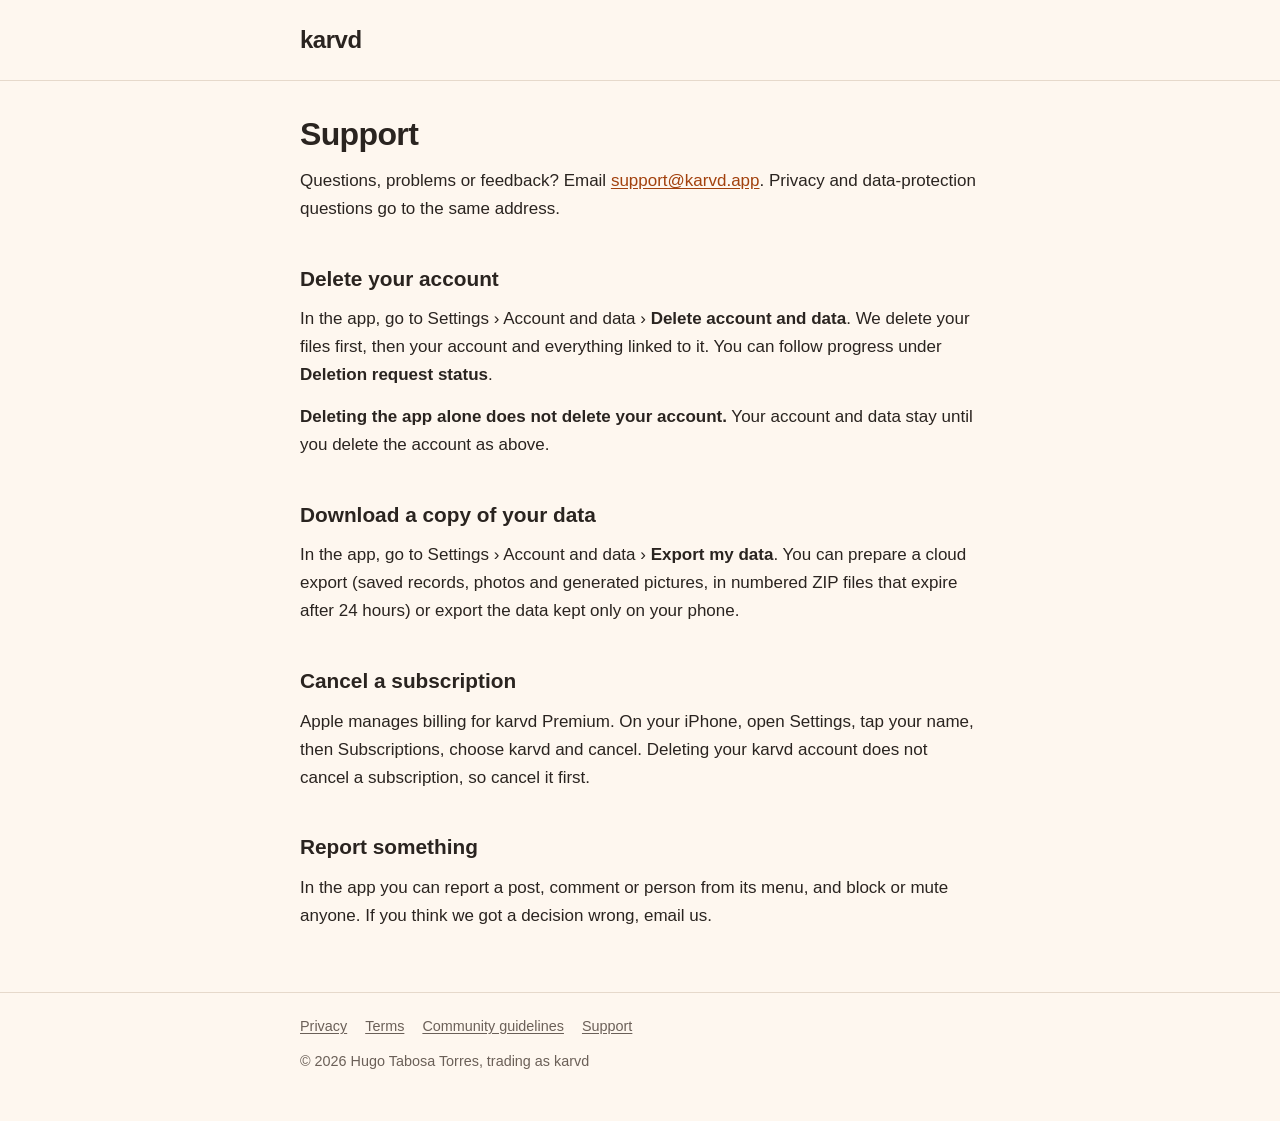
<file: support/index.html>
<!doctype html>
<html lang="en-GB">
<head>
<meta charset="utf-8">
<meta name="viewport" content="width=device-width, initial-scale=1">
<title>Support - karvd</title>
<meta name="description" content="Get help with karvd: contact us, delete your account, export your data or cancel a subscription.">
<link rel="icon" type="image/png" href="../assets/icon.png">
<link rel="apple-touch-icon" href="../assets/icon.png">
<link rel="stylesheet" href="../assets/style.css">
</head>
<body>
<header class="site"><div class="wrap"><a class="wordmark" href="../index.html">karvd</a></div></header>
<main><div class="wrap">

<h1>Support</h1>
<p>Questions, problems or feedback? Email <a href="mailto:support@karvd.app">support@karvd.app</a>. Privacy and data-protection questions go to the same address.</p>

<h2>Delete your account</h2>
<p>In the app, go to Settings &rsaquo; Account and data &rsaquo; <strong>Delete account and data</strong>. We delete your files first, then your account and everything linked to it. You can follow progress under <strong>Deletion request status</strong>.</p>
<p><strong>Deleting the app alone does not delete your account.</strong> Your account and data stay until you delete the account as above.</p>

<h2>Download a copy of your data</h2>
<p>In the app, go to Settings &rsaquo; Account and data &rsaquo; <strong>Export my data</strong>. You can prepare a cloud export (saved records, photos and generated pictures, in numbered ZIP files that expire after 24 hours) or export the data kept only on your phone.</p>

<h2>Cancel a subscription</h2>
<p>Apple manages billing for karvd Premium. On your iPhone, open Settings, tap your name, then Subscriptions, choose karvd and cancel. Deleting your karvd account does not cancel a subscription, so cancel it first.</p>

<h2>Report something</h2>
<p>In the app you can report a post, comment or person from its menu, and block or mute anyone. If you think we got a decision wrong, email us.</p>

</div></main>
<footer class="site"><div class="wrap">
<nav aria-label="Footer">
<a href="../privacy/index.html">Privacy</a>
<a href="../terms/index.html">Terms</a>
<a href="../community-guidelines/index.html">Community guidelines</a>
<a href="../support/index.html">Support</a>
</nav>
<p>&copy; 2026 Hugo Tabosa Torres, trading as karvd</p>
</div></footer>
</body>
</html>
</file>
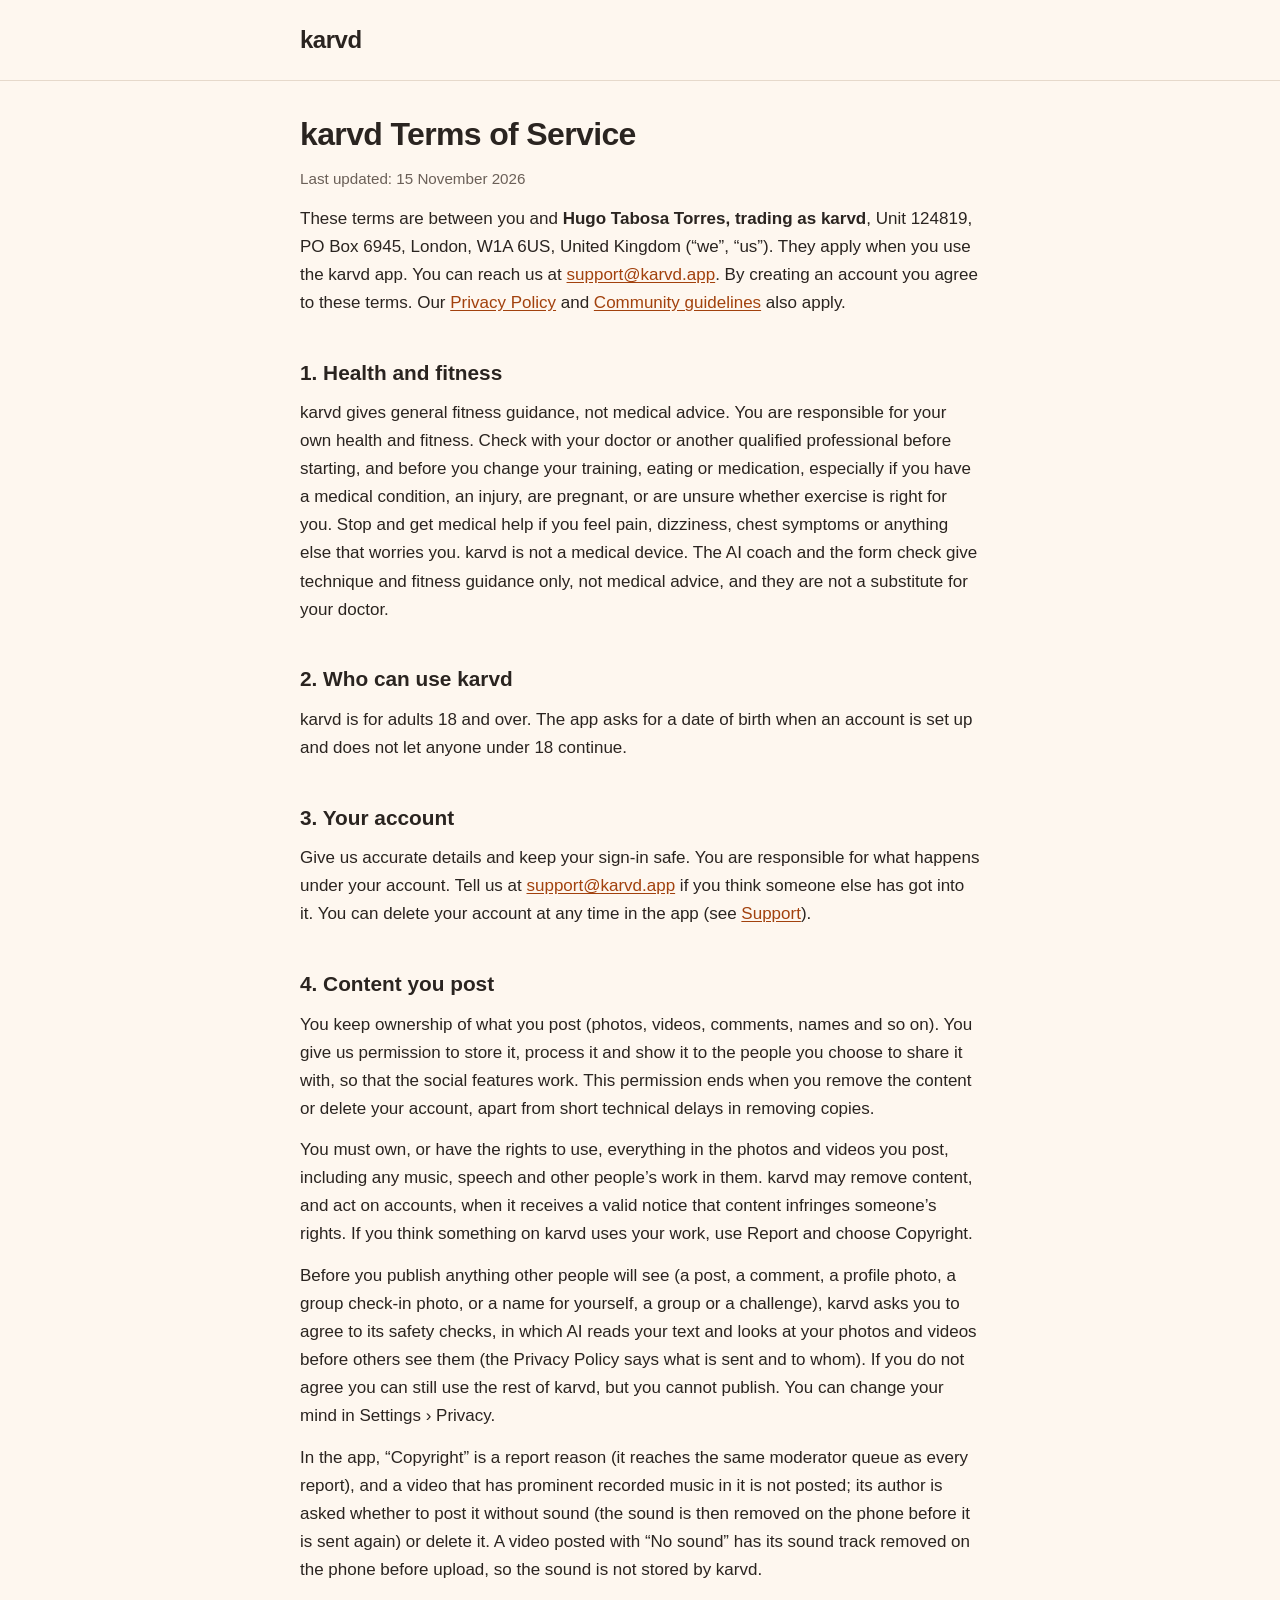
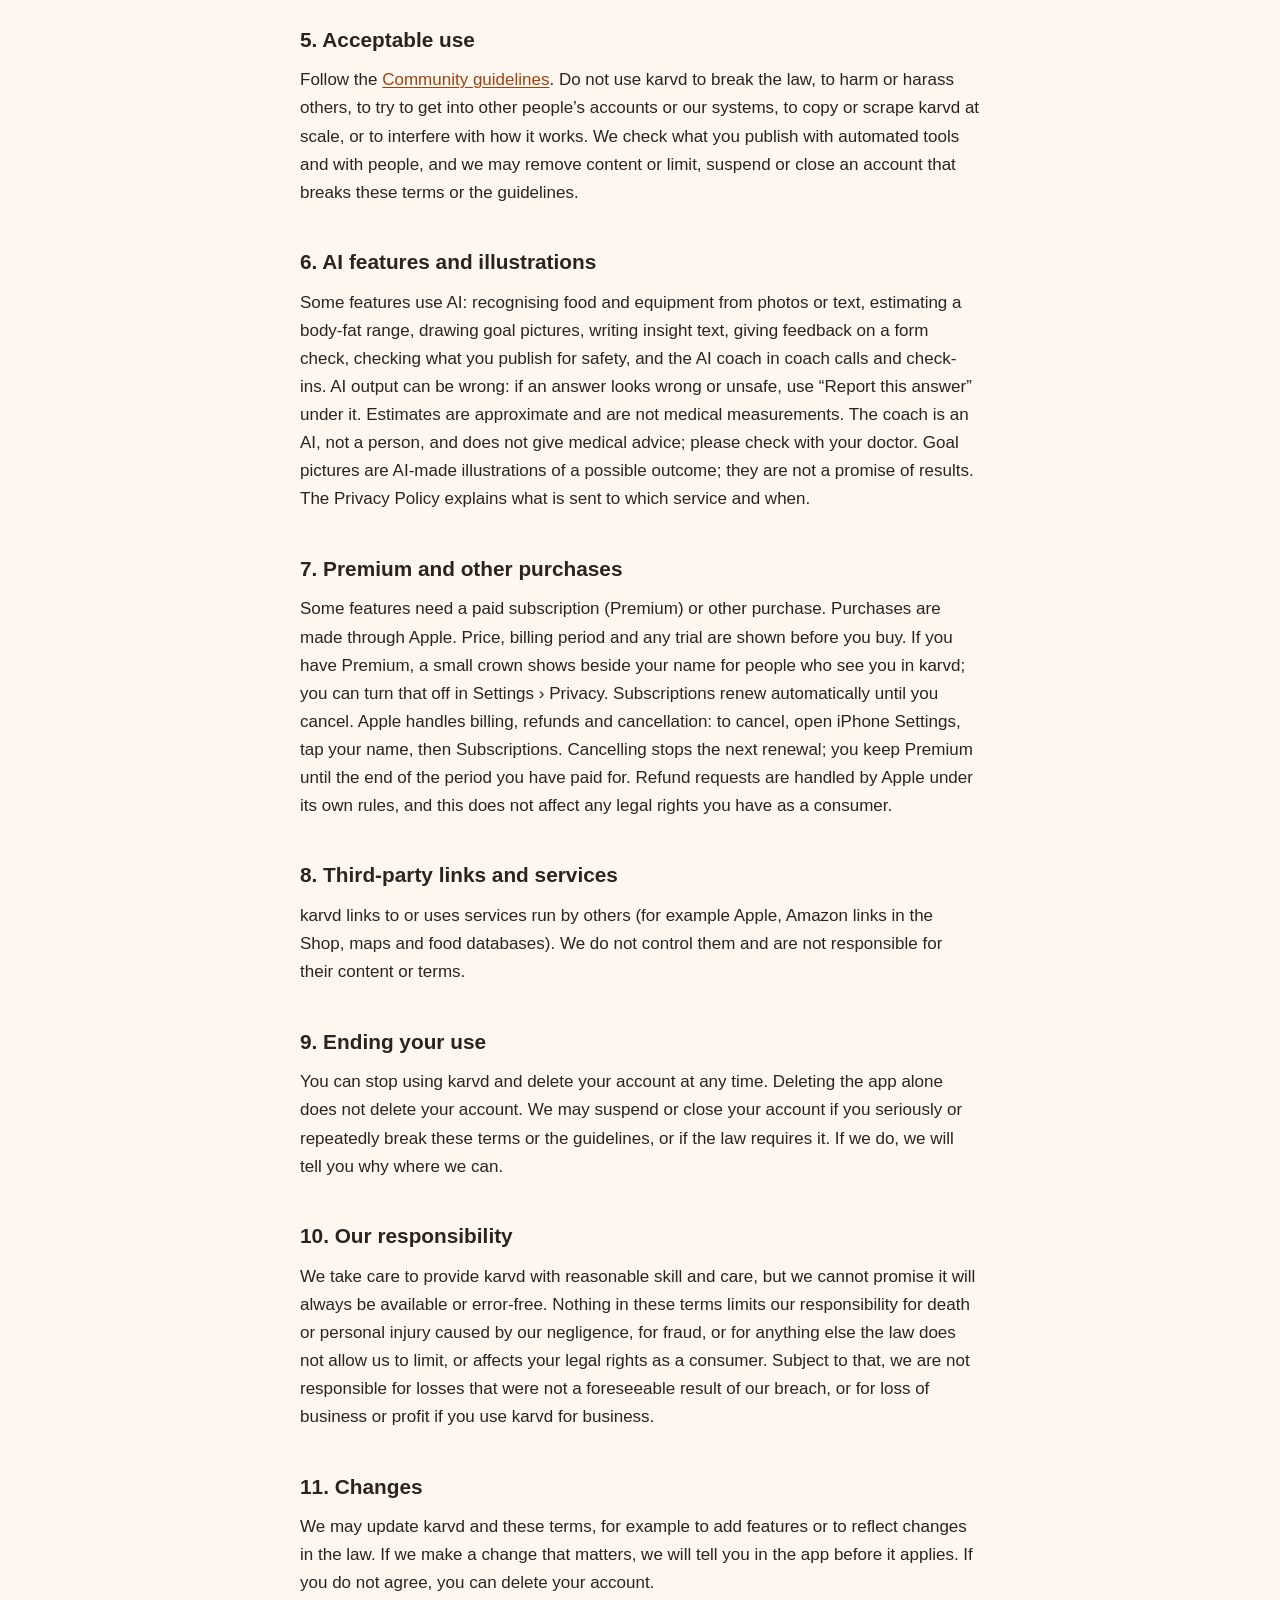
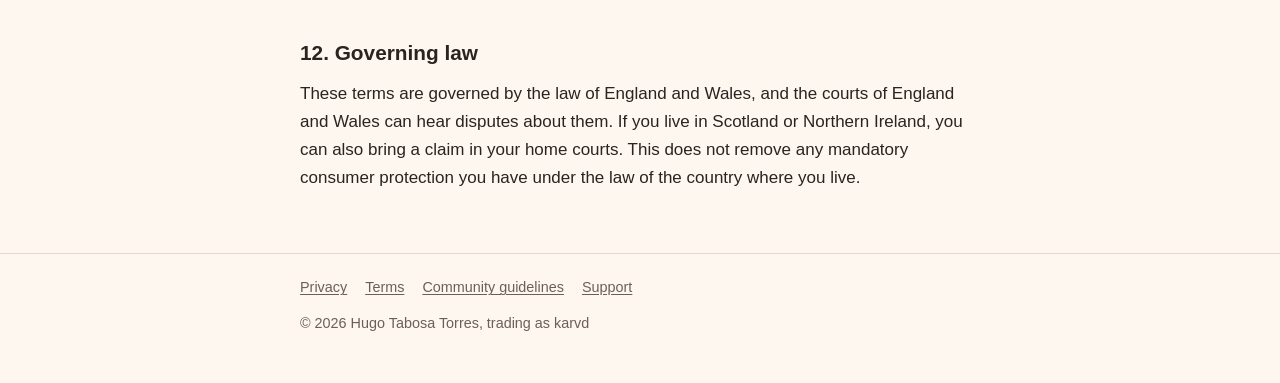
<file: terms/index.html>
<!doctype html>
<html lang="en-GB">
<head>
<meta charset="utf-8">
<meta name="viewport" content="width=device-width, initial-scale=1">
<title>Terms of Service - karvd</title>
<meta name="description" content="The terms for using the karvd app.">
<link rel="icon" type="image/png" href="../assets/icon.png">
<link rel="apple-touch-icon" href="../assets/icon.png">
<link rel="stylesheet" href="../assets/style.css">
</head>
<body>
<header class="site"><div class="wrap"><a class="wordmark" href="../index.html">karvd</a></div></header>
<main><div class="wrap">

<h1>karvd Terms of Service</h1>
<p class="meta">Last updated: 15 November 2026</p>

<p>These terms are between you and <strong>Hugo Tabosa Torres, trading as karvd</strong>, Unit 124819, PO Box 6945, London, W1A 6US, United Kingdom (&ldquo;we&rdquo;, &ldquo;us&rdquo;). They apply when you use the karvd app. You can reach us at <a href="mailto:support@karvd.app">support@karvd.app</a>. By creating an account you agree to these terms. Our <a href="../privacy/index.html">Privacy Policy</a> and <a href="../community-guidelines/index.html">Community guidelines</a> also apply.</p>

<h2>1. Health and fitness</h2>
<p>karvd gives general fitness guidance, not medical advice. You are responsible for your own health and fitness. Check with your doctor or another qualified professional before starting, and before you change your training, eating or medication, especially if you have a medical condition, an injury, are pregnant, or are unsure whether exercise is right for you. Stop and get medical help if you feel pain, dizziness, chest symptoms or anything else that worries you. karvd is not a medical device. The AI coach and the form check give technique and fitness guidance only, not medical advice, and they are not a substitute for your doctor.</p>

<h2>2. Who can use karvd</h2>
<p>karvd is for adults 18 and over. The app asks for a date of birth when an account is set up and does not let anyone under 18 continue.</p>

<h2>3. Your account</h2>
<p>Give us accurate details and keep your sign-in safe. You are responsible for what happens under your account. Tell us at <a href="mailto:support@karvd.app">support@karvd.app</a> if you think someone else has got into it. You can delete your account at any time in the app (see <a href="../support/index.html">Support</a>).</p>

<h2>4. Content you post</h2>
<p>You keep ownership of what you post (photos, videos, comments, names and so on). You give us permission to store it, process it and show it to the people you choose to share it with, so that the social features work. This permission ends when you remove the content or delete your account, apart from short technical delays in removing copies.</p>
<p>You must own, or have the rights to use, everything in the photos and videos you post, including any music, speech and other people&rsquo;s work in them. karvd may remove content, and act on accounts, when it receives a valid notice that content infringes someone&rsquo;s rights. If you think something on karvd uses your work, use Report and choose Copyright.</p>
<p>Before you publish anything other people will see (a post, a comment, a profile photo, a group check-in photo, or a name for yourself, a group or a challenge), karvd asks you to agree to its safety checks, in which AI reads your text and looks at your photos and videos before others see them (the Privacy Policy says what is sent and to whom). If you do not agree you can still use the rest of karvd, but you cannot publish. You can change your mind in Settings &rsaquo; Privacy.</p>
<p>In the app, &ldquo;Copyright&rdquo; is a report reason (it reaches the same moderator queue as every report), and a video that has prominent recorded music in it is not posted; its author is asked whether to post it without sound (the sound is then removed on the phone before it is sent again) or delete it. A video posted with &ldquo;No sound&rdquo; has its sound track removed on the phone before upload, so the sound is not stored by karvd.</p>

<h2>5. Acceptable use</h2>
<p>Follow the <a href="../community-guidelines/index.html">Community guidelines</a>. Do not use karvd to break the law, to harm or harass others, to try to get into other people&rsquo;s accounts or our systems, to copy or scrape karvd at scale, or to interfere with how it works. We check what you publish with automated tools and with people, and we may remove content or limit, suspend or close an account that breaks these terms or the guidelines.</p>

<h2>6. AI features and illustrations</h2>
<p>Some features use AI: recognising food and equipment from photos or text, estimating a body-fat range, drawing goal pictures, writing insight text, giving feedback on a form check, checking what you publish for safety, and the AI coach in coach calls and check-ins. AI output can be wrong: if an answer looks wrong or unsafe, use &ldquo;Report this answer&rdquo; under it. Estimates are approximate and are not medical measurements. The coach is an AI, not a person, and does not give medical advice; please check with your doctor. Goal pictures are AI-made illustrations of a possible outcome; they are not a promise of results. The Privacy Policy explains what is sent to which service and when.</p>

<h2>7. Premium and other purchases</h2>
<p>Some features need a paid subscription (Premium) or other purchase. Purchases are made through Apple. Price, billing period and any trial are shown before you buy. If you have Premium, a small crown shows beside your name for people who see you in karvd; you can turn that off in Settings &rsaquo; Privacy. Subscriptions renew automatically until you cancel. Apple handles billing, refunds and cancellation: to cancel, open iPhone Settings, tap your name, then Subscriptions. Cancelling stops the next renewal; you keep Premium until the end of the period you have paid for. Refund requests are handled by Apple under its own rules, and this does not affect any legal rights you have as a consumer.</p>

<h2>8. Third-party links and services</h2>
<p>karvd links to or uses services run by others (for example Apple, Amazon links in the Shop, maps and food databases). We do not control them and are not responsible for their content or terms.</p>

<h2>9. Ending your use</h2>
<p>You can stop using karvd and delete your account at any time. Deleting the app alone does not delete your account. We may suspend or close your account if you seriously or repeatedly break these terms or the guidelines, or if the law requires it. If we do, we will tell you why where we can.</p>

<h2>10. Our responsibility</h2>
<p>We take care to provide karvd with reasonable skill and care, but we cannot promise it will always be available or error-free. Nothing in these terms limits our responsibility for death or personal injury caused by our negligence, for fraud, or for anything else the law does not allow us to limit, or affects your legal rights as a consumer. Subject to that, we are not responsible for losses that were not a foreseeable result of our breach, or for loss of business or profit if you use karvd for business.</p>

<h2>11. Changes</h2>
<p>We may update karvd and these terms, for example to add features or to reflect changes in the law. If we make a change that matters, we will tell you in the app before it applies. If you do not agree, you can delete your account.</p>

<h2>12. Governing law</h2>
<p>These terms are governed by the law of England and Wales, and the courts of England and Wales can hear disputes about them. If you live in Scotland or Northern Ireland, you can also bring a claim in your home courts. This does not remove any mandatory consumer protection you have under the law of the country where you live.</p>

</div></main>
<footer class="site"><div class="wrap">
<nav aria-label="Footer">
<a href="../privacy/index.html">Privacy</a>
<a href="../terms/index.html">Terms</a>
<a href="../community-guidelines/index.html">Community guidelines</a>
<a href="../support/index.html">Support</a>
</nav>
<p>&copy; 2026 Hugo Tabosa Torres, trading as karvd</p>
</div></footer>
</body>
</html>
</file>
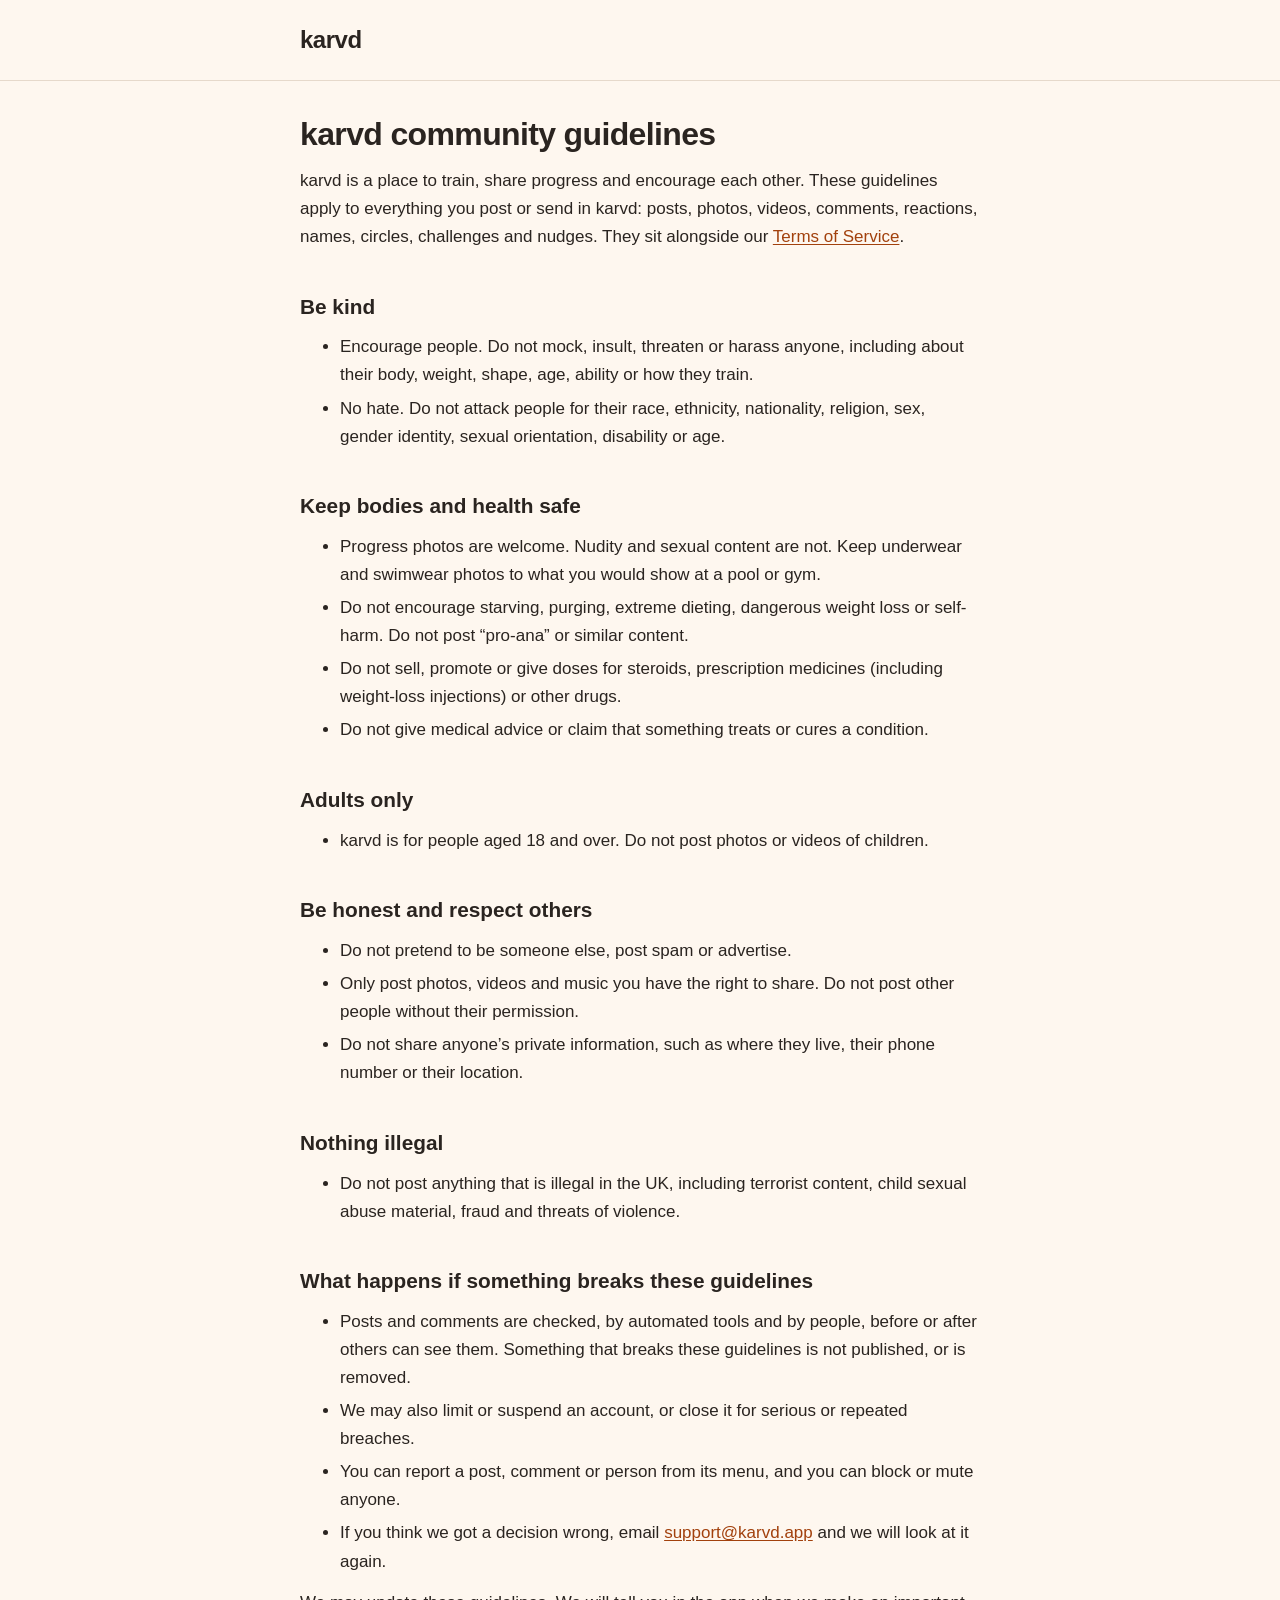
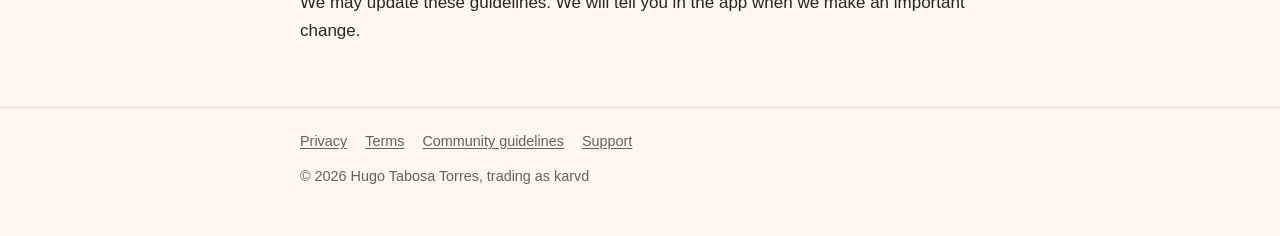
<file: legal/community-guidelines/index.html>
<!doctype html>
<html lang="en-GB">
<head>
<meta charset="utf-8">
<title>karvd</title>
<meta name="robots" content="noindex">
<link rel="canonical" href="https://karvd.app/community-guidelines/">
<meta http-equiv="refresh" content="0; url=/community-guidelines/">
</head>
<body><p><a href="/community-guidelines/">Continue to karvd.app/community-guidelines/</a></p></body>
</html>
</file>
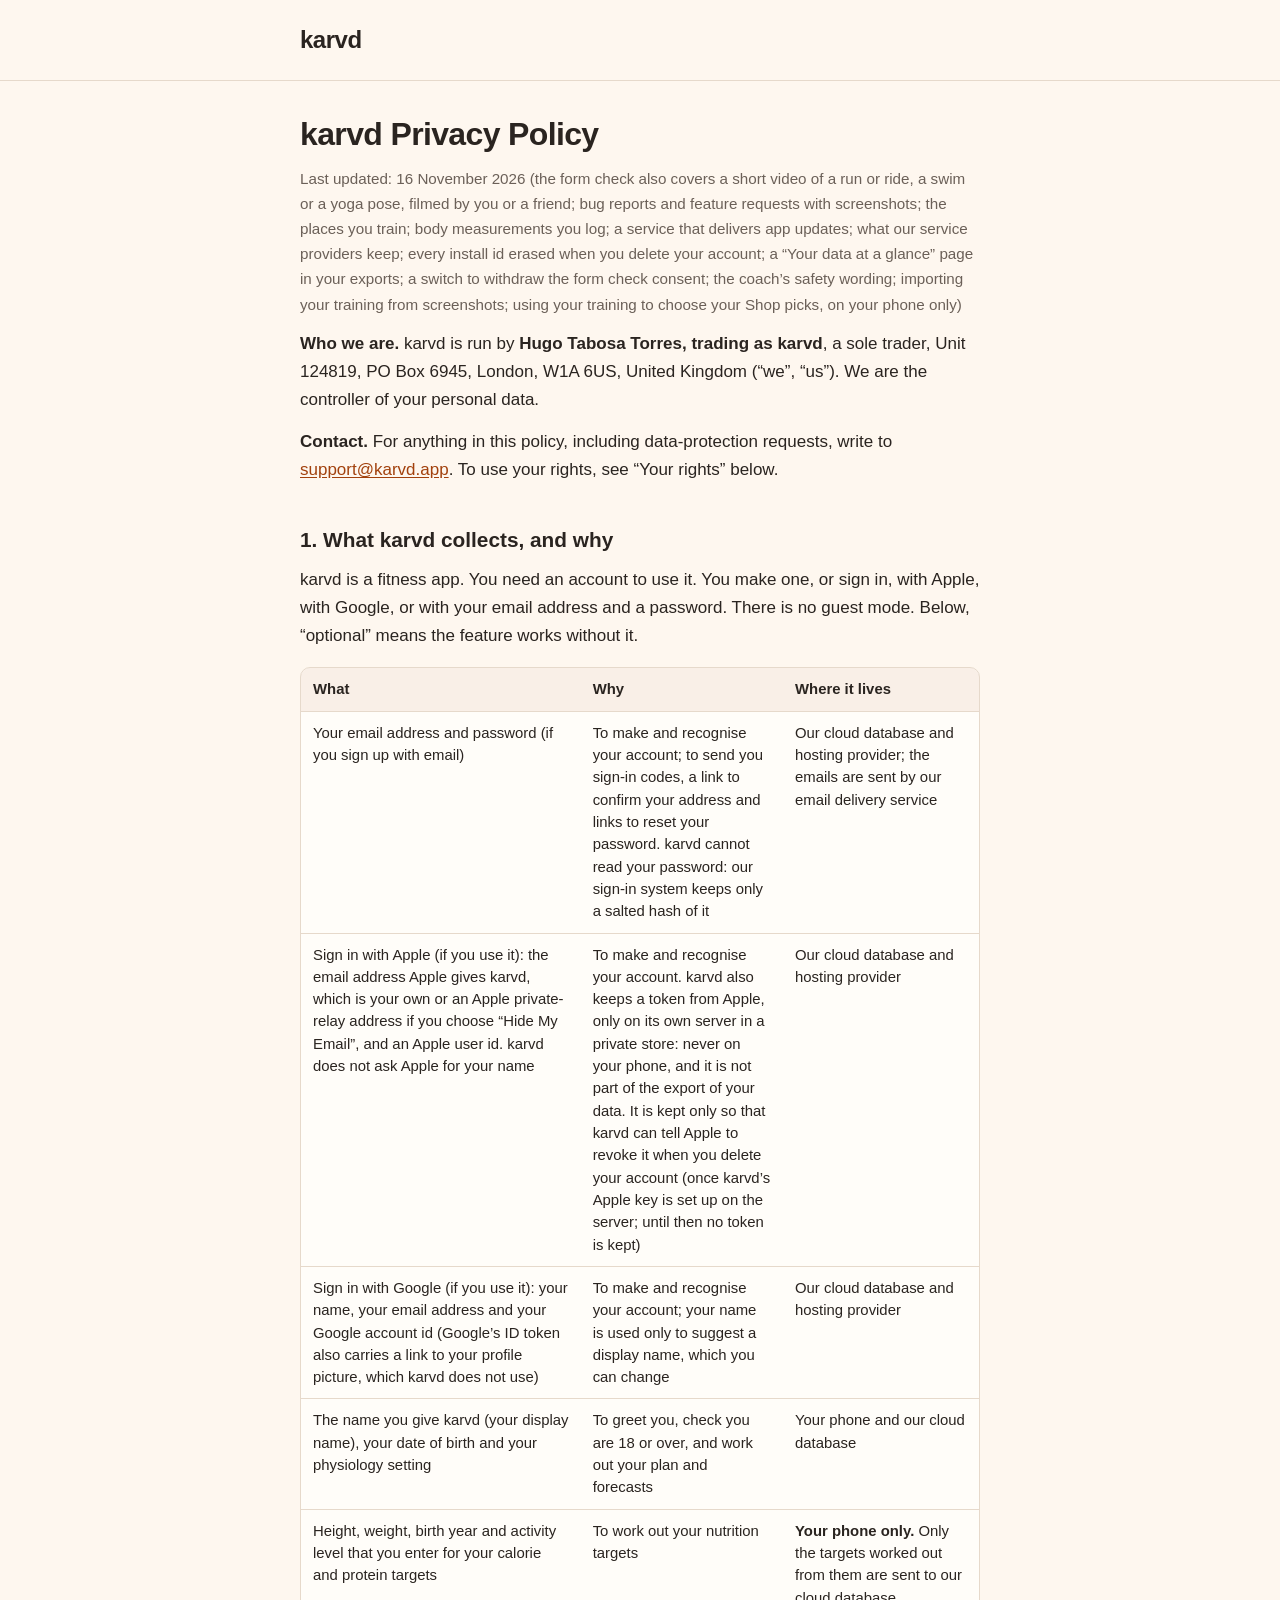
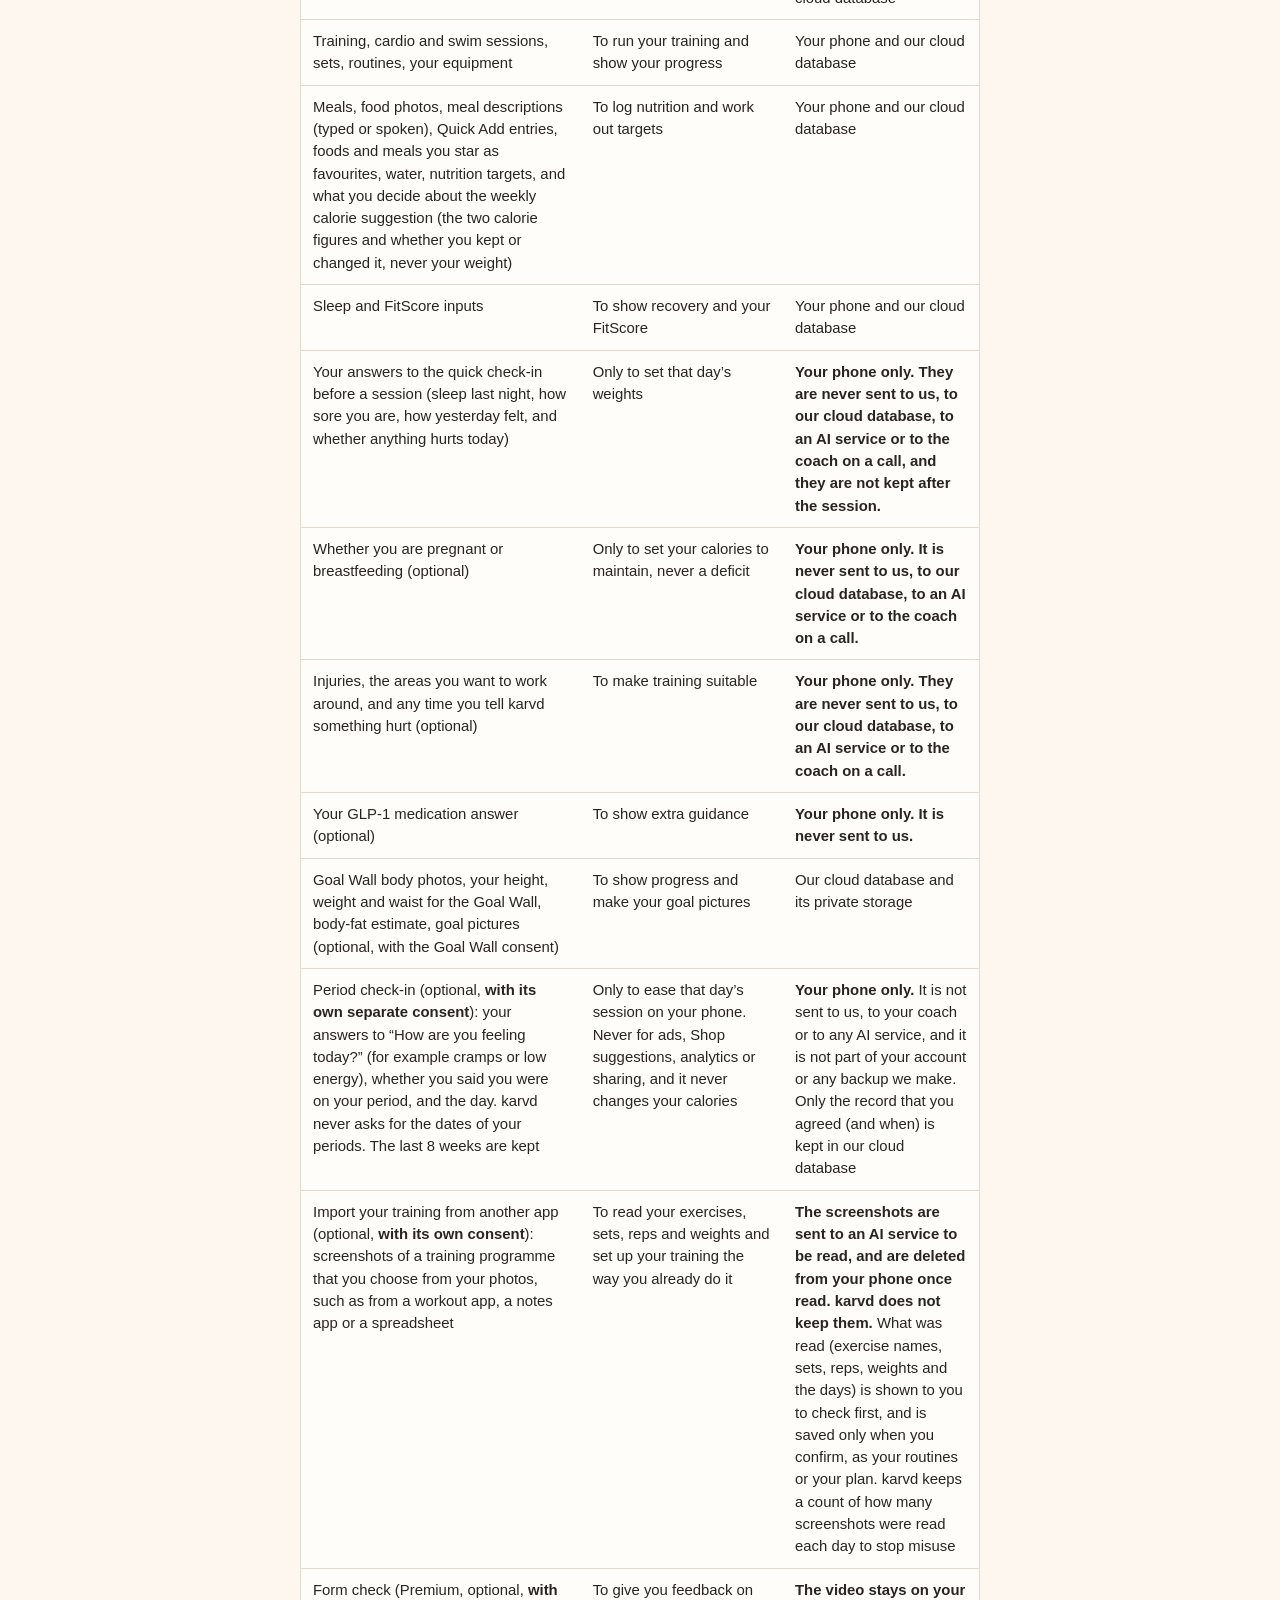
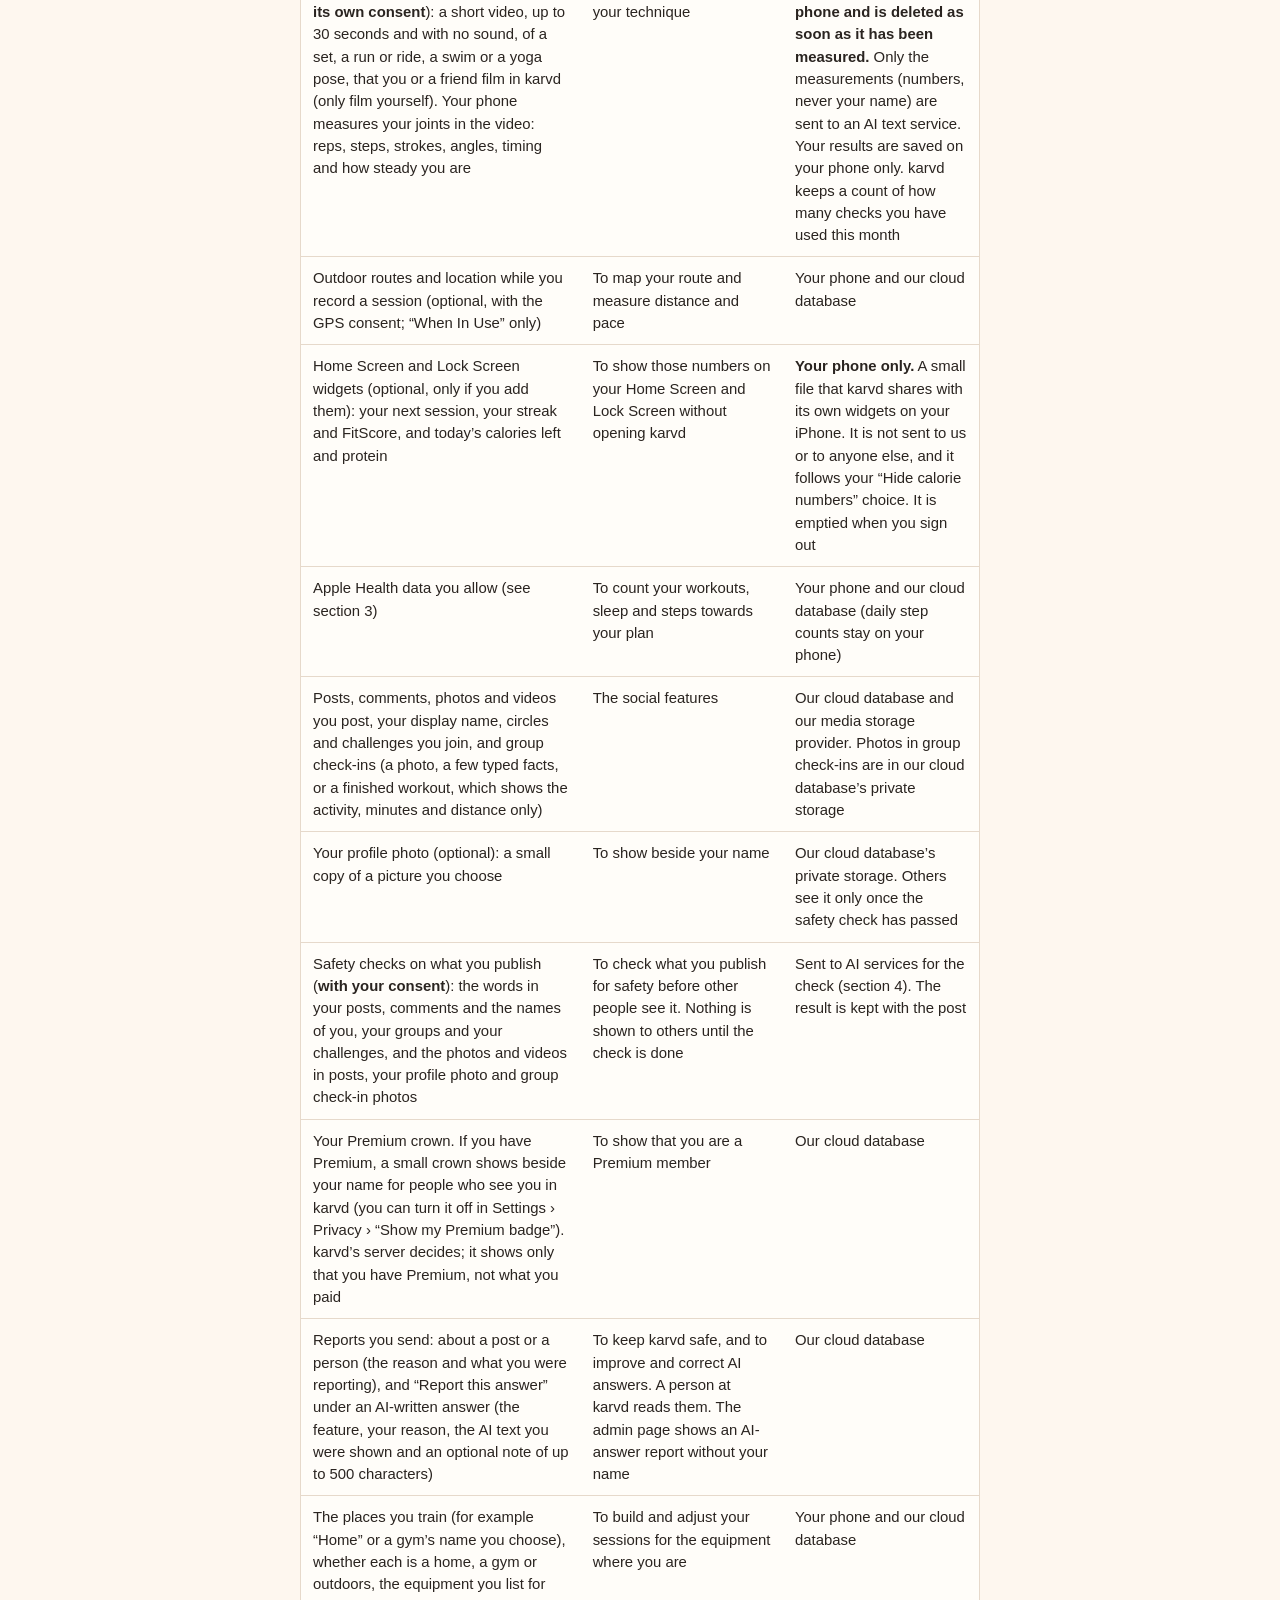
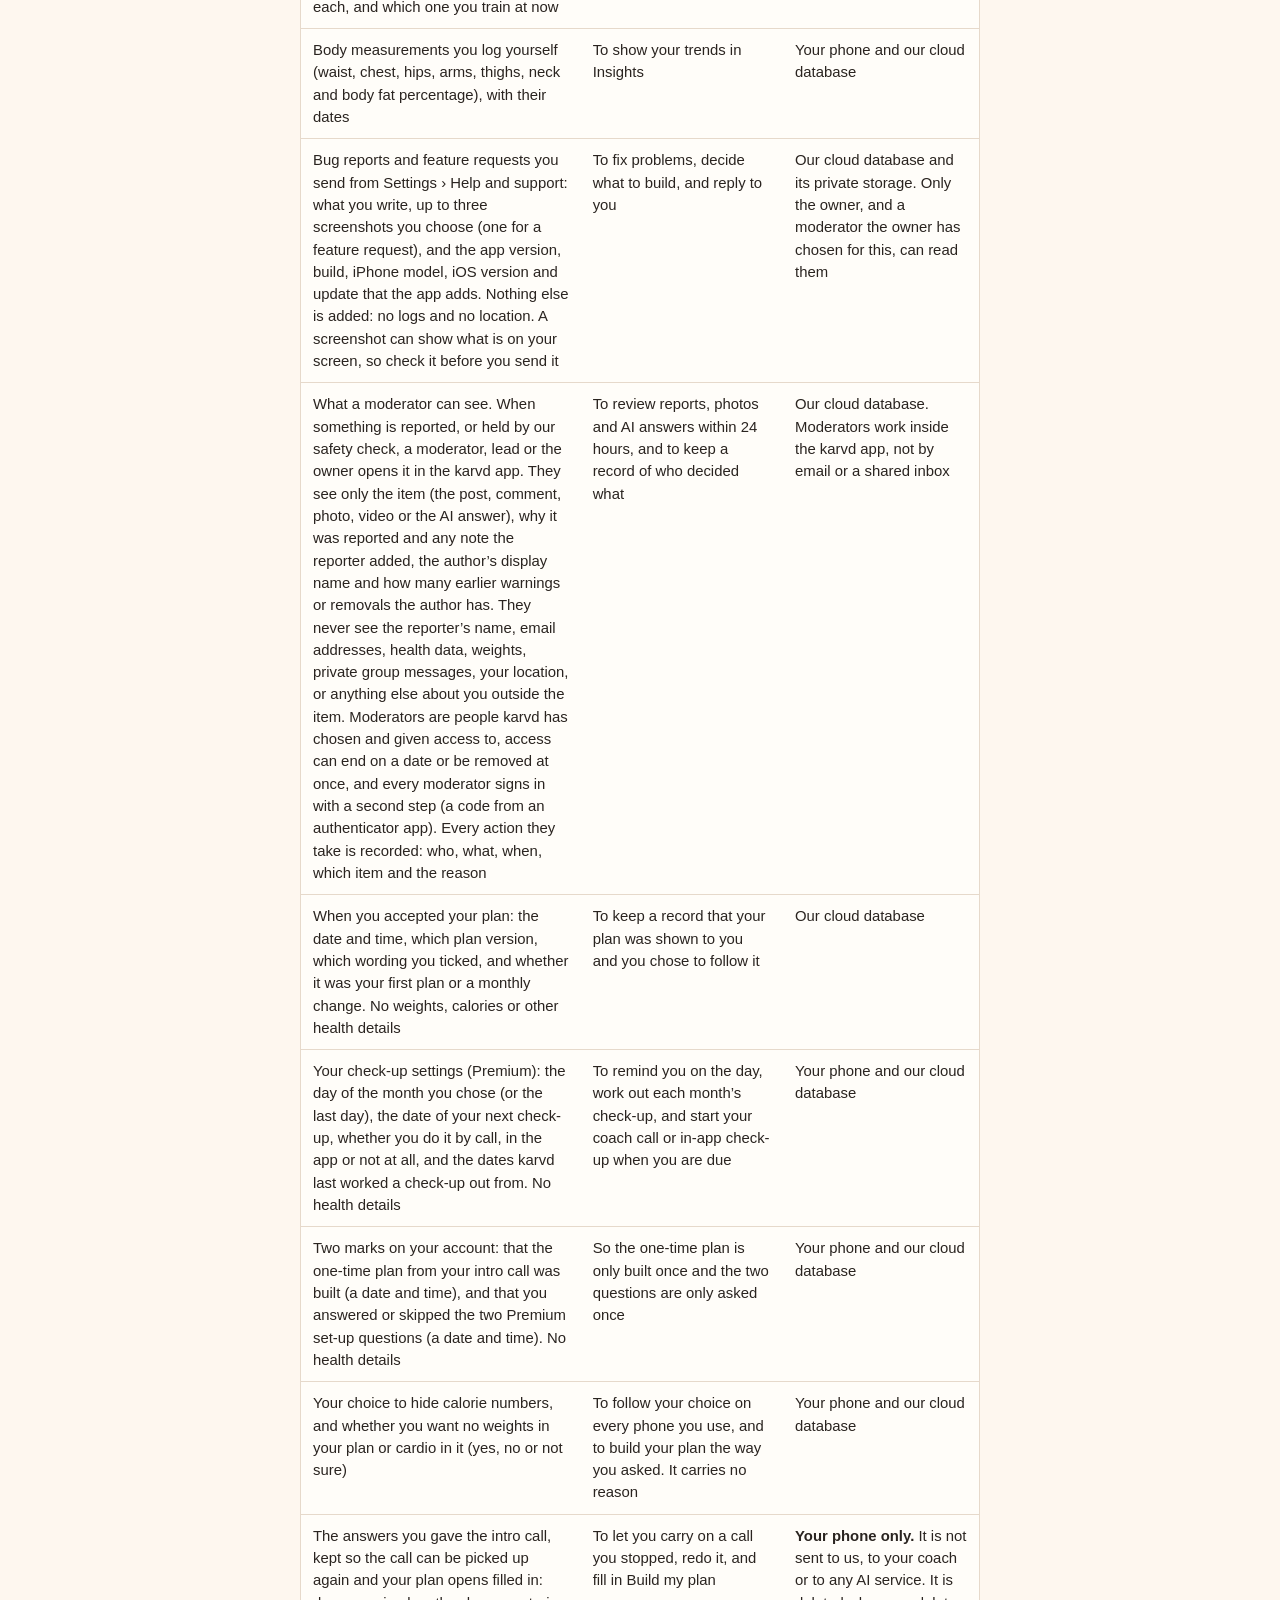
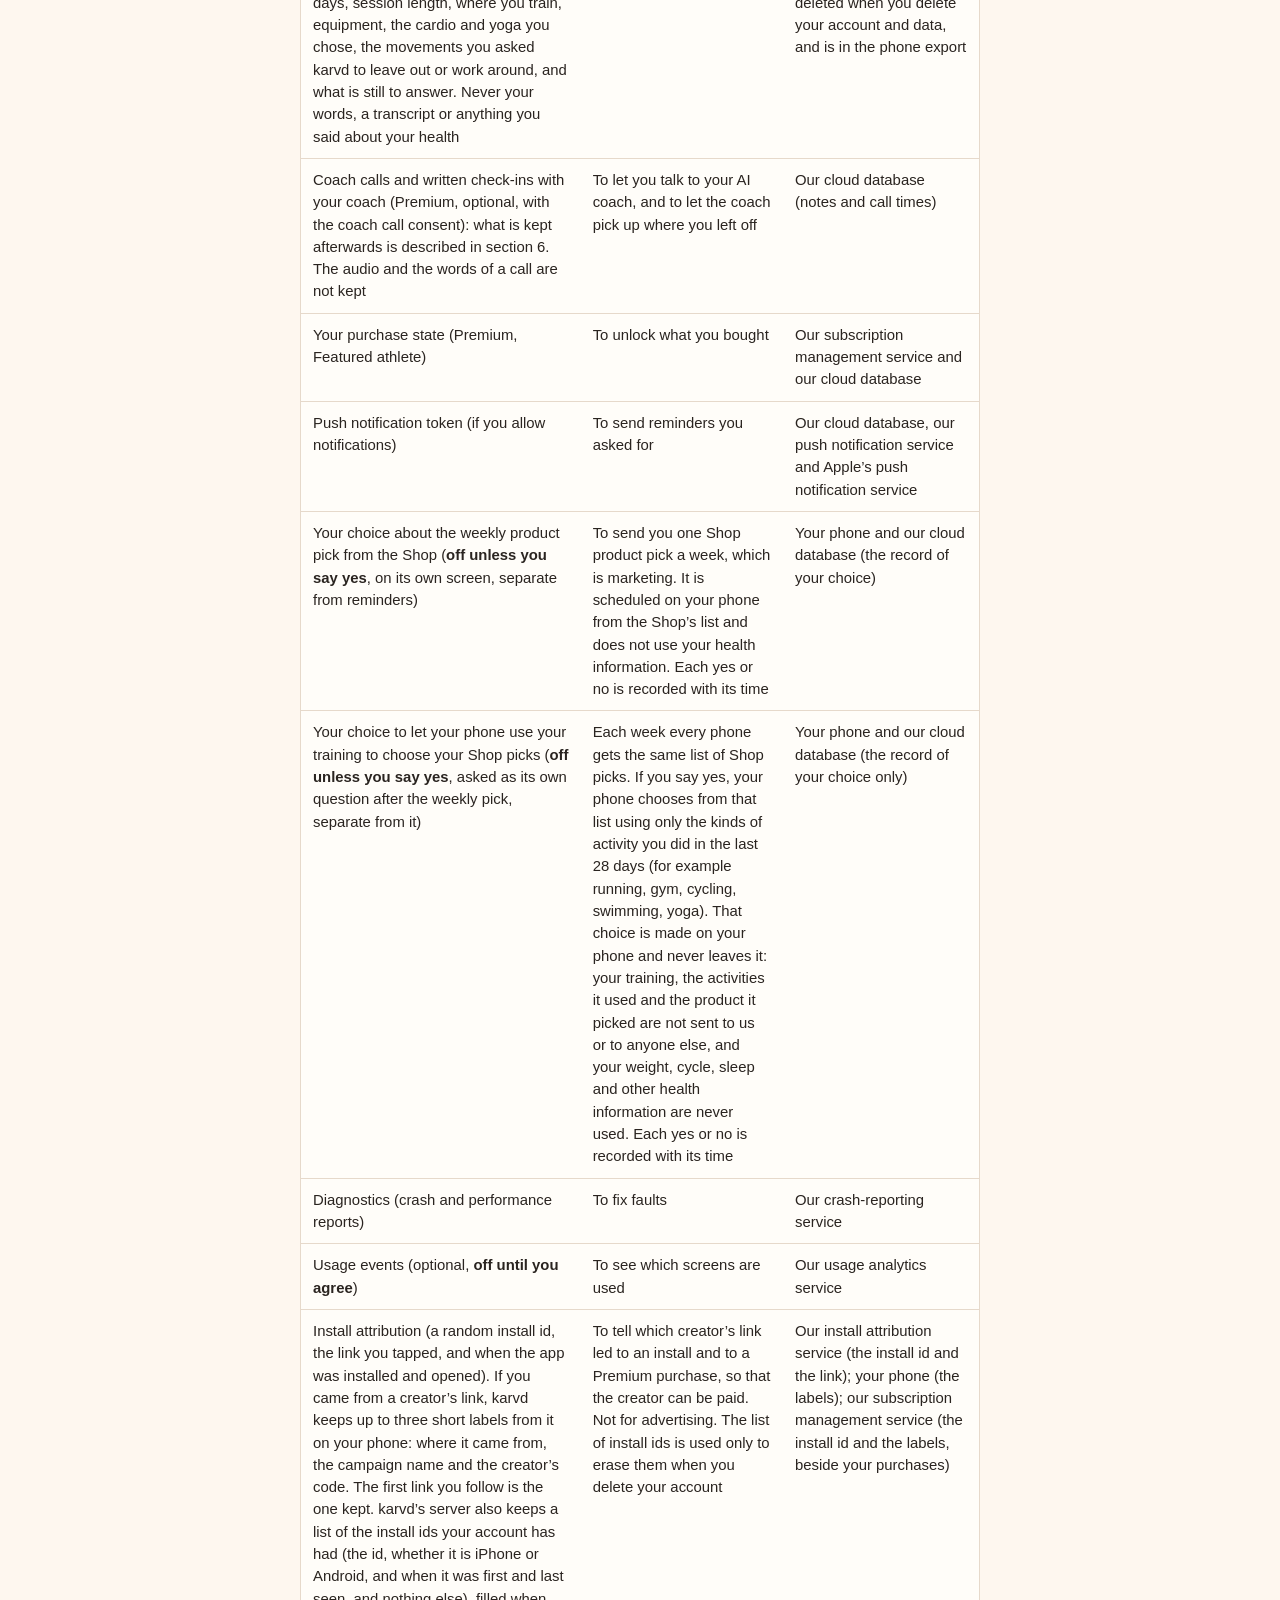
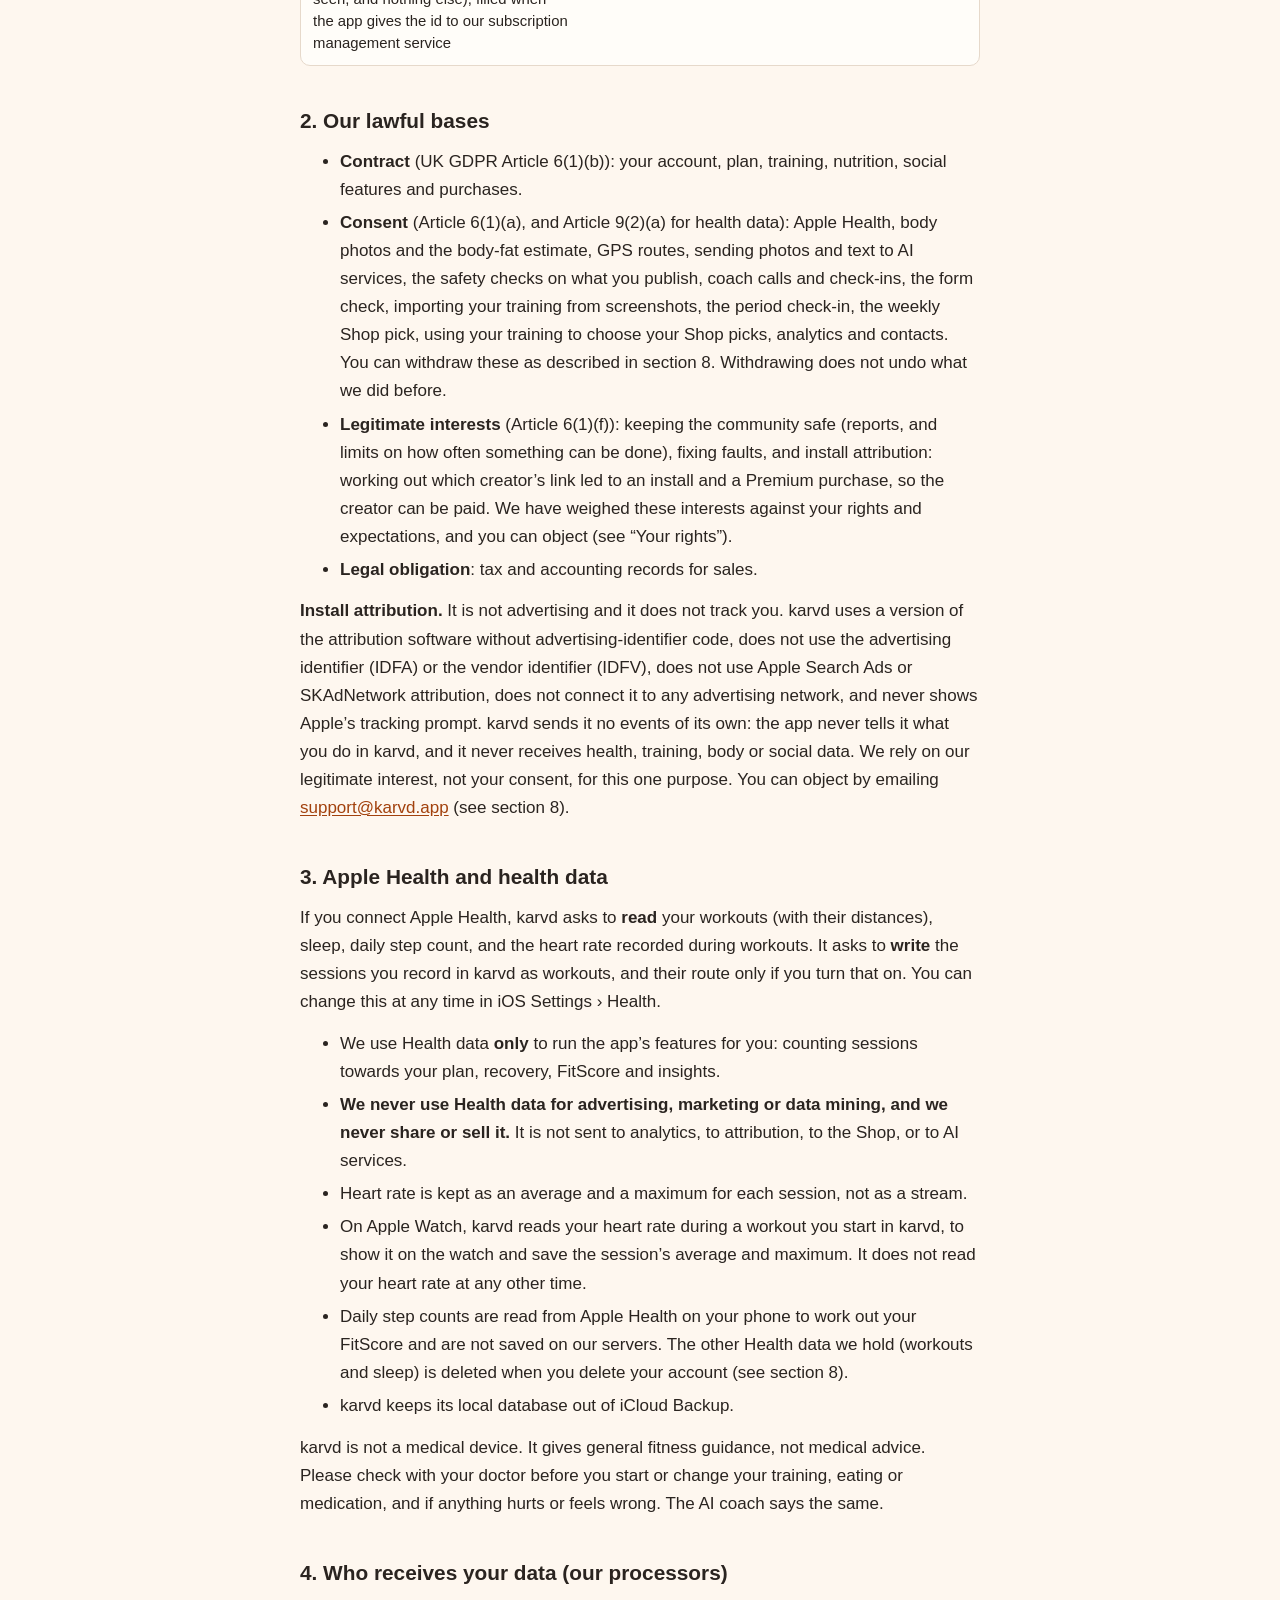
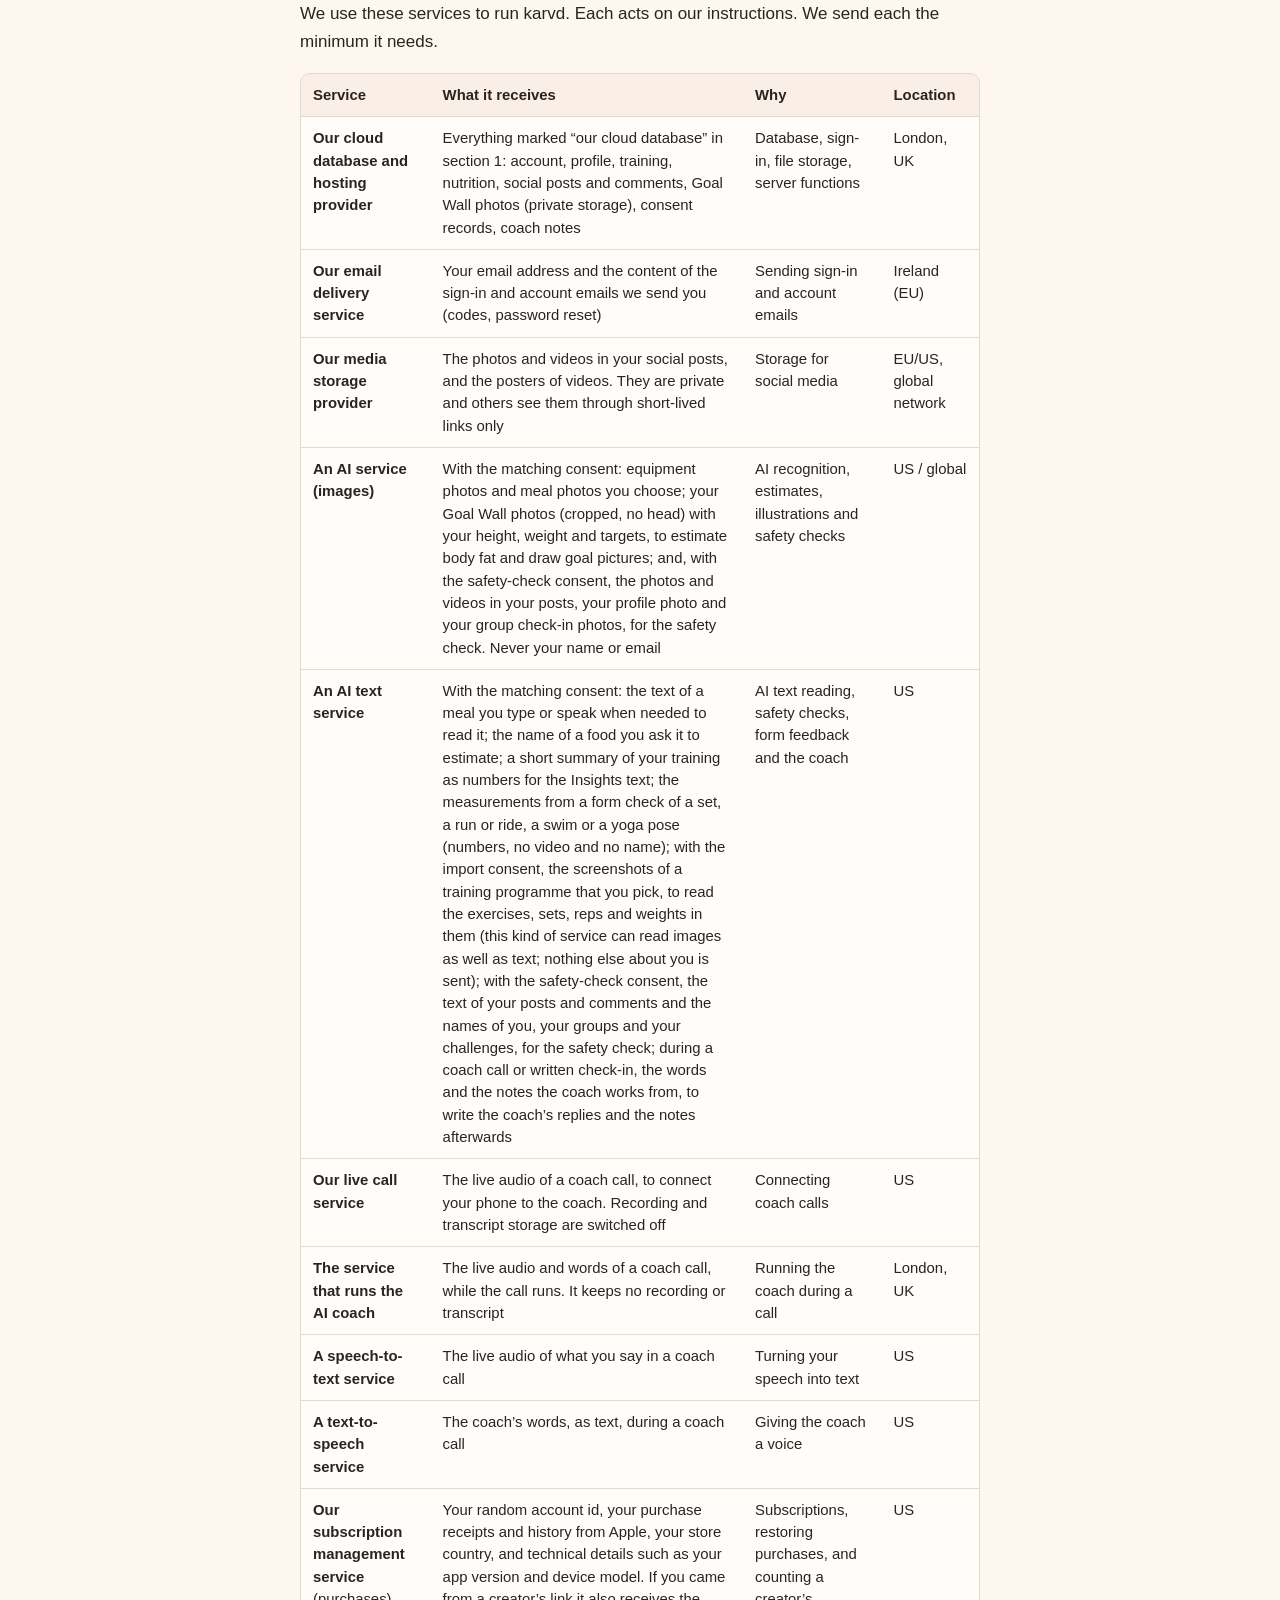
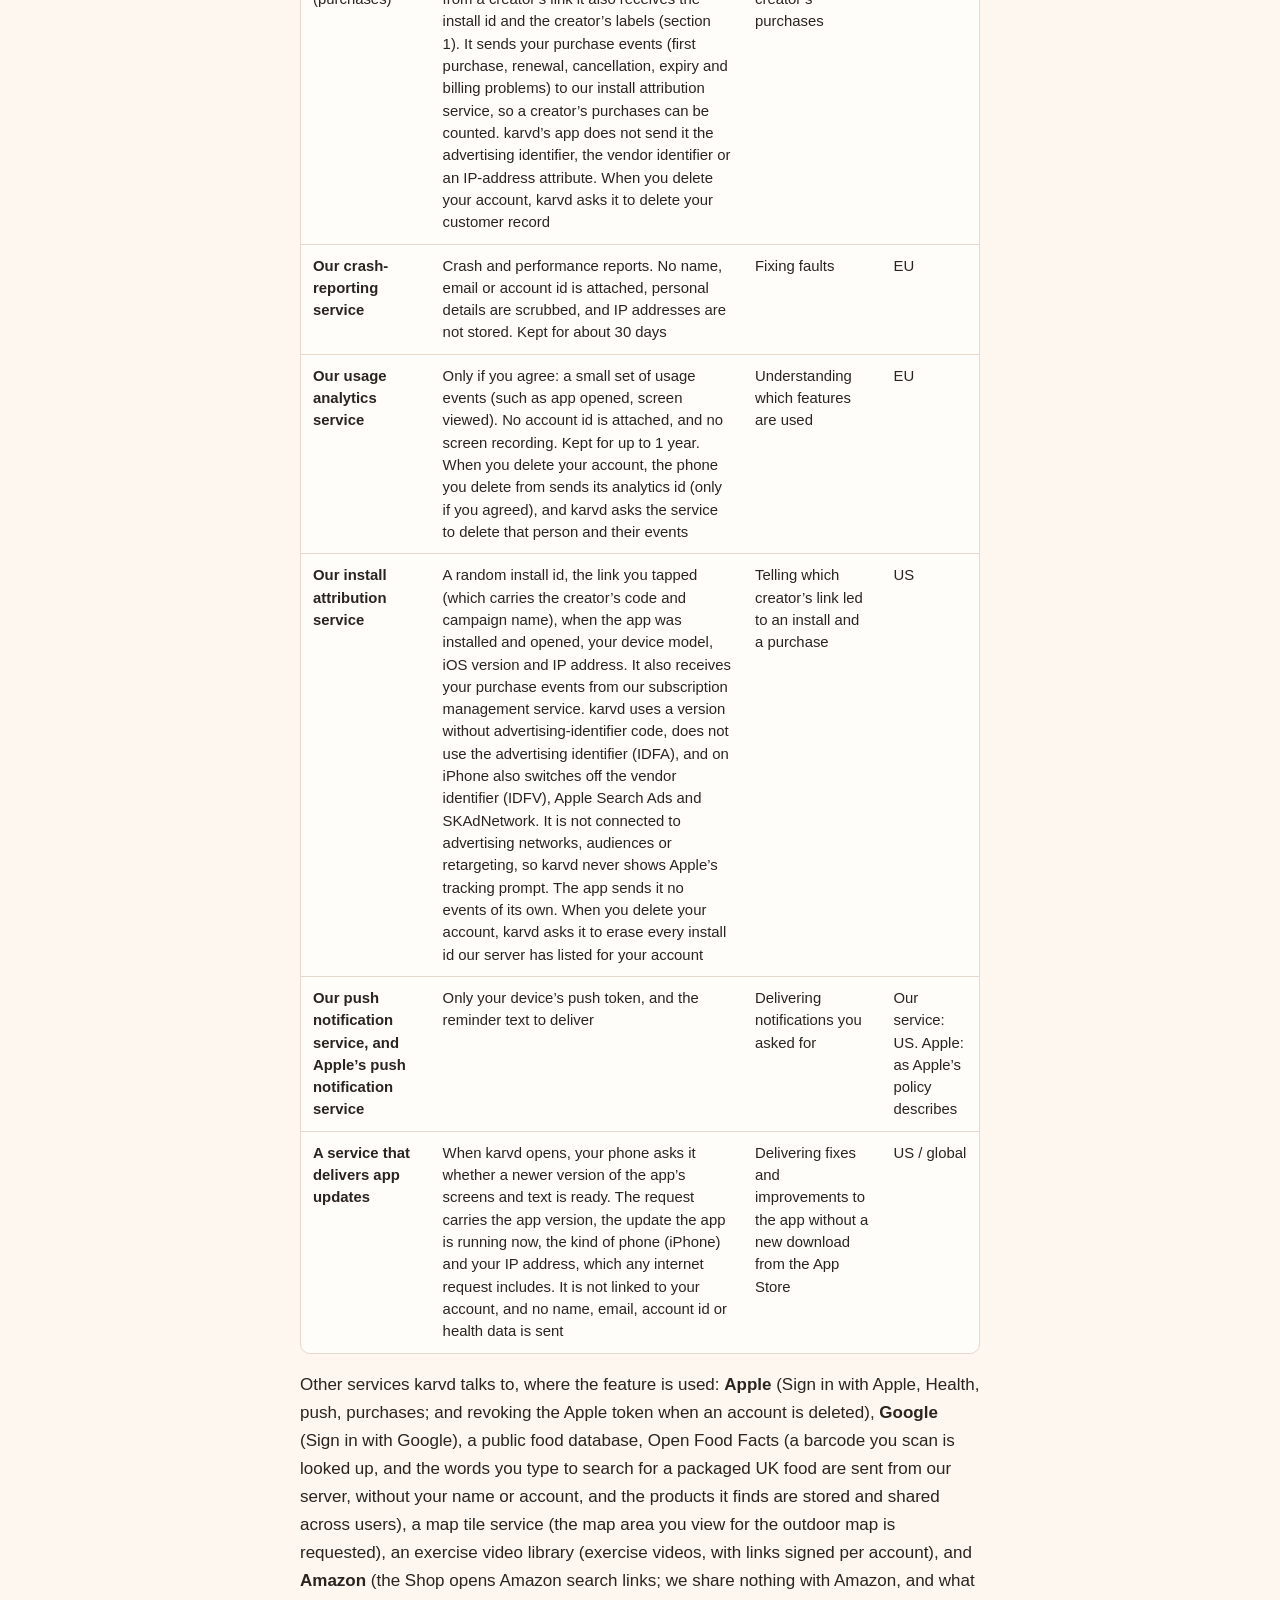
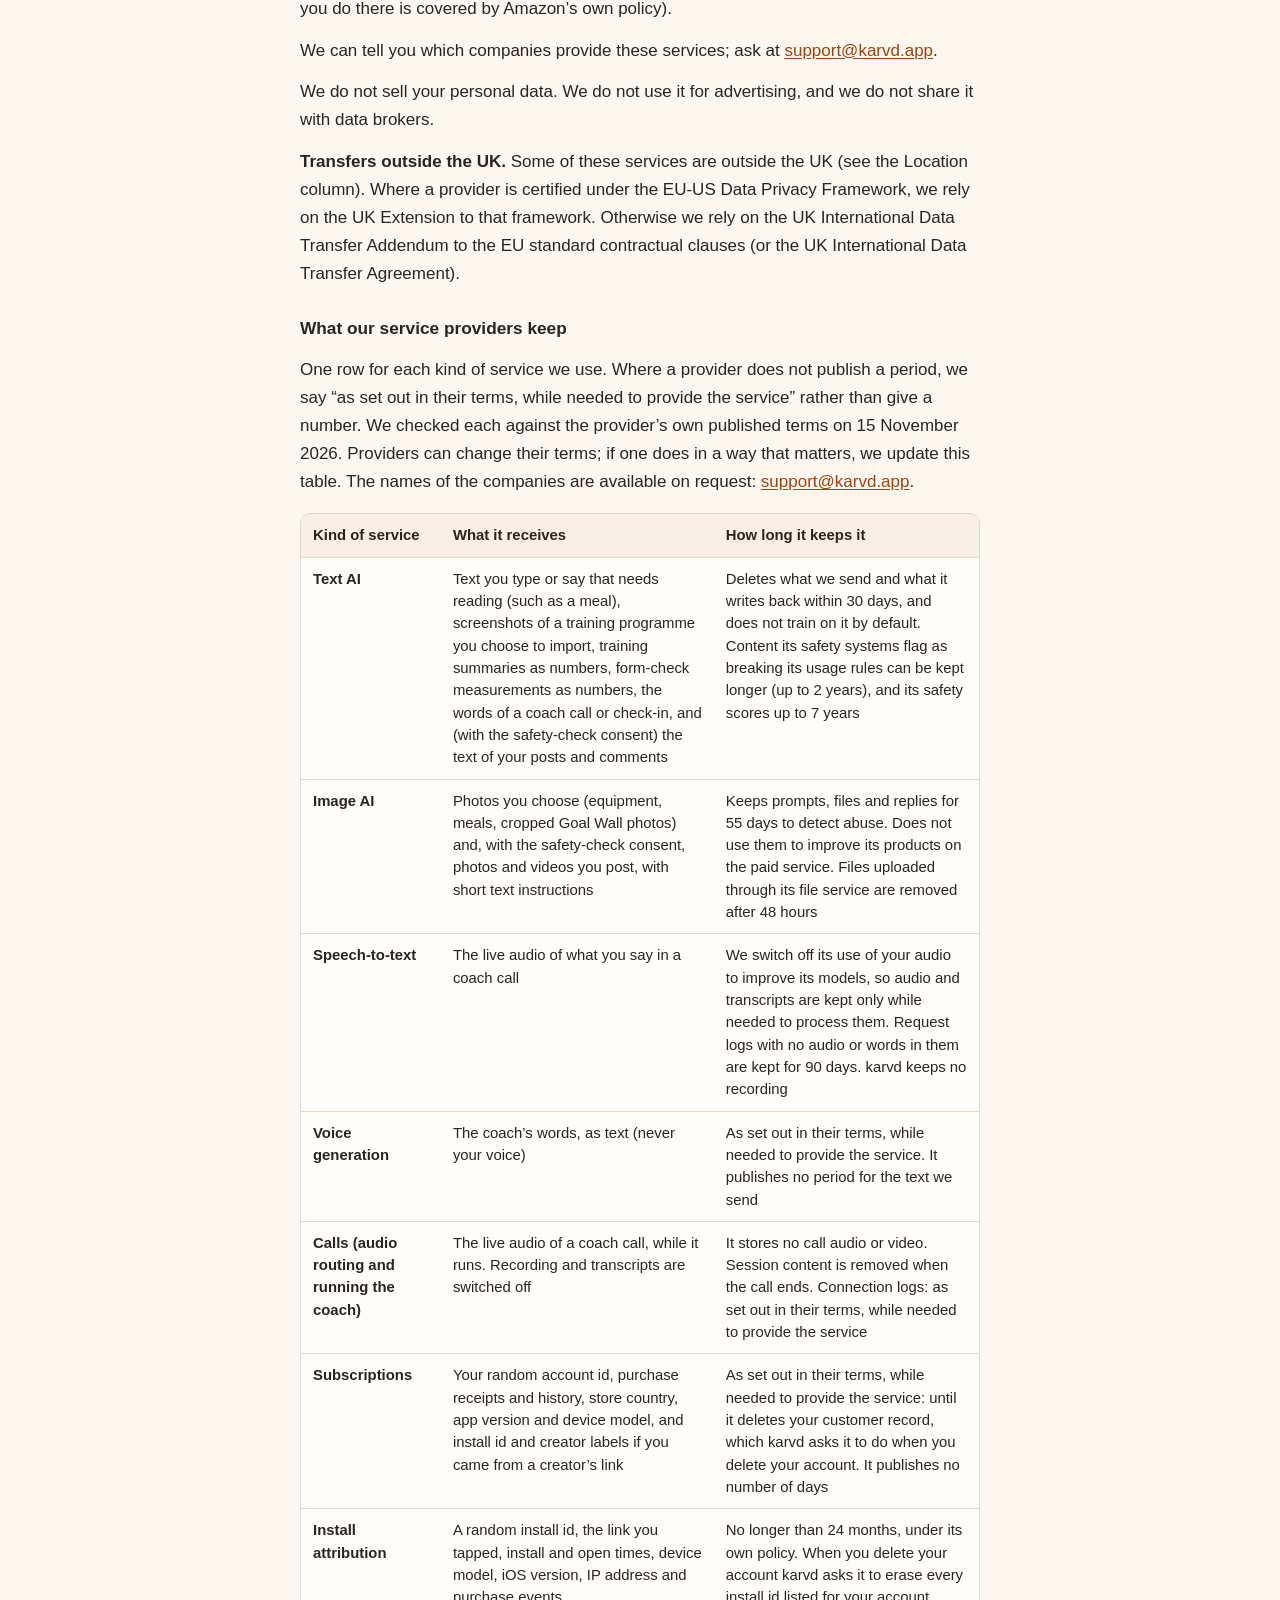
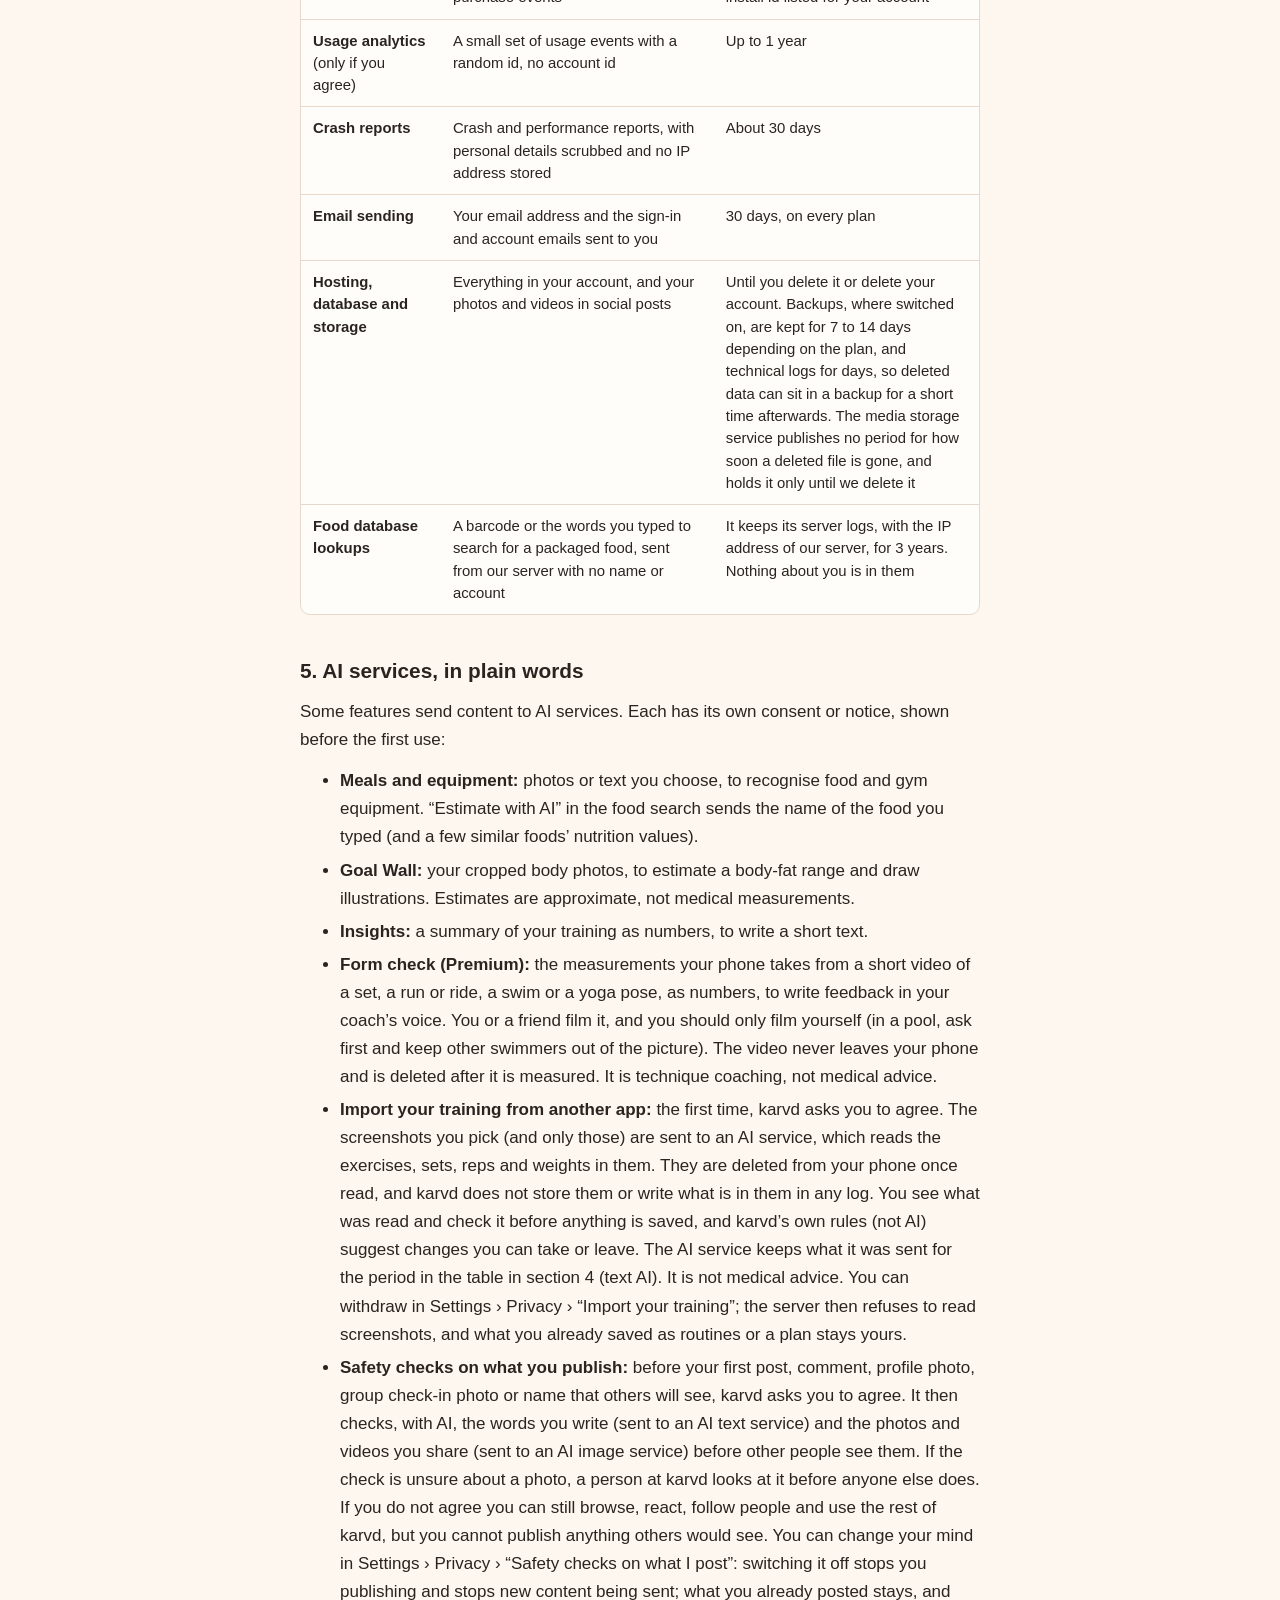
<file: legal/privacy/index.html>
<!doctype html>
<html lang="en-GB">
<head>
<meta charset="utf-8">
<title>karvd</title>
<meta name="robots" content="noindex">
<link rel="canonical" href="https://karvd.app/privacy/">
<meta http-equiv="refresh" content="0; url=/privacy/">
</head>
<body><p><a href="/privacy/">Continue to karvd.app/privacy/</a></p></body>
</html>
</file>
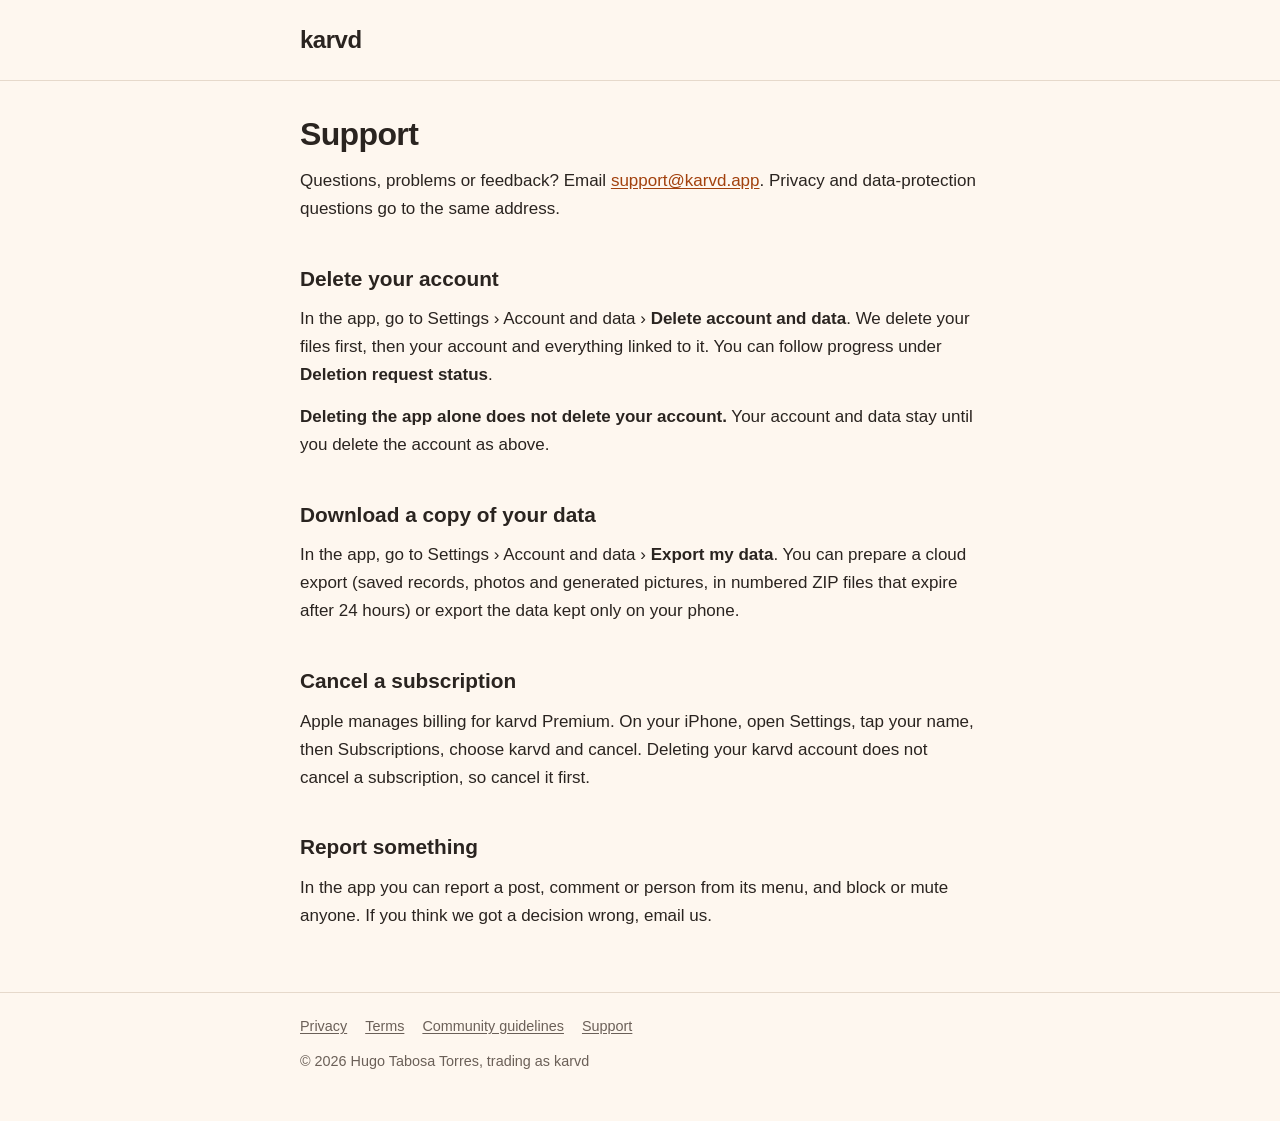
<file: legal/support/index.html>
<!doctype html>
<html lang="en-GB">
<head>
<meta charset="utf-8">
<title>karvd</title>
<meta name="robots" content="noindex">
<link rel="canonical" href="https://karvd.app/support/">
<meta http-equiv="refresh" content="0; url=/support/">
</head>
<body><p><a href="/support/">Continue to karvd.app/support/</a></p></body>
</html>
</file>
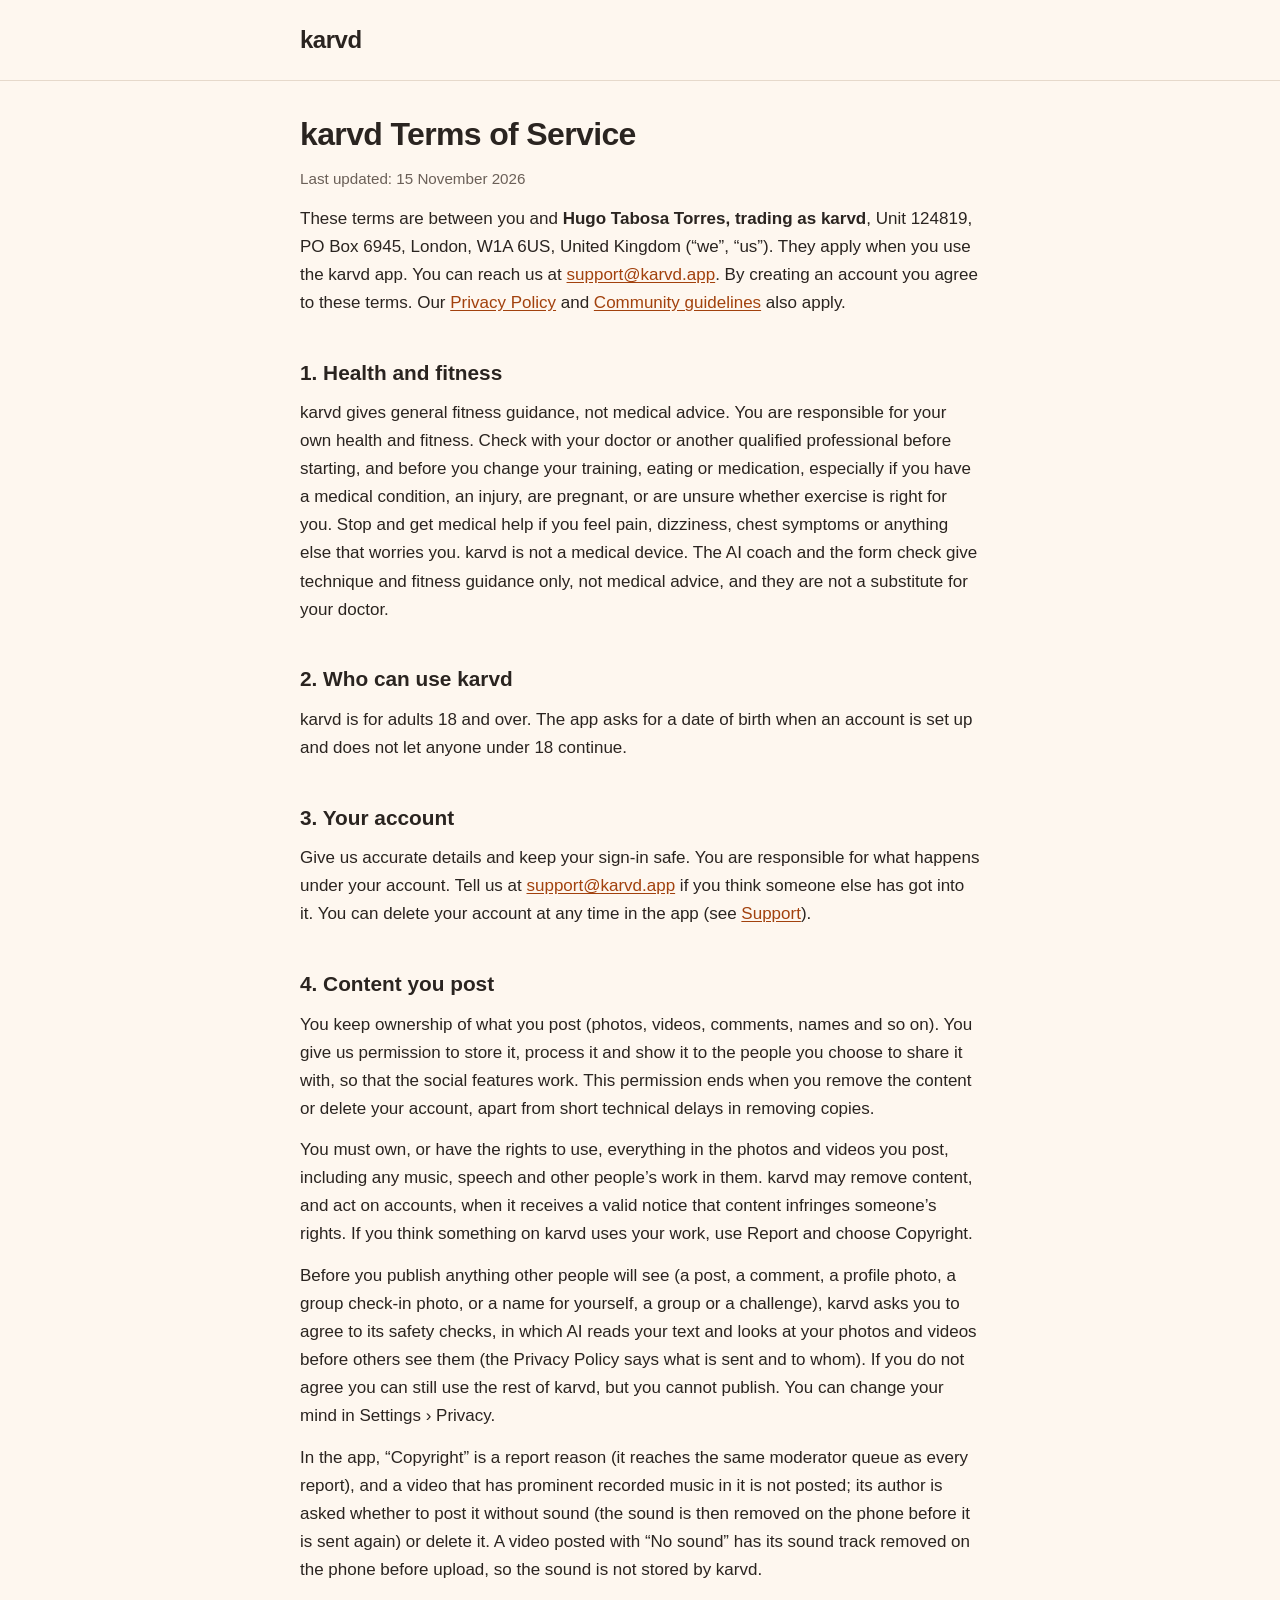
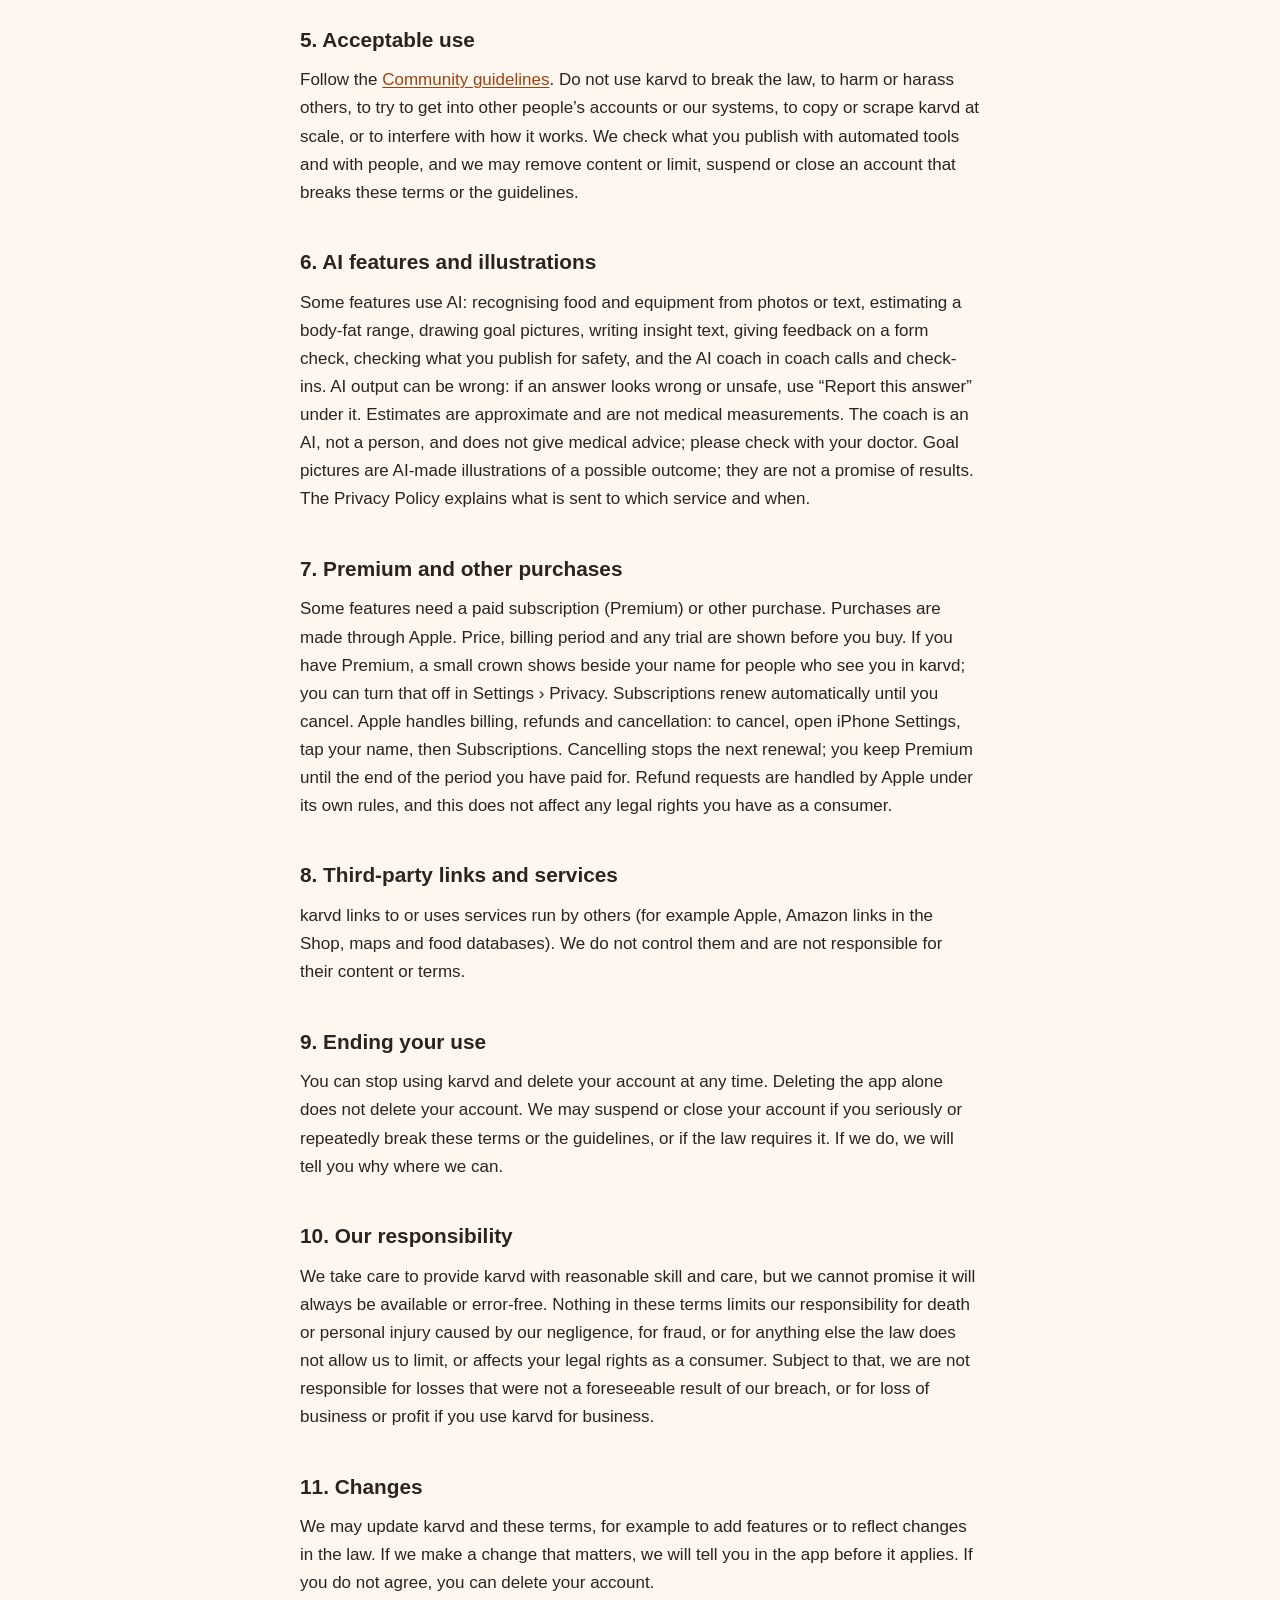
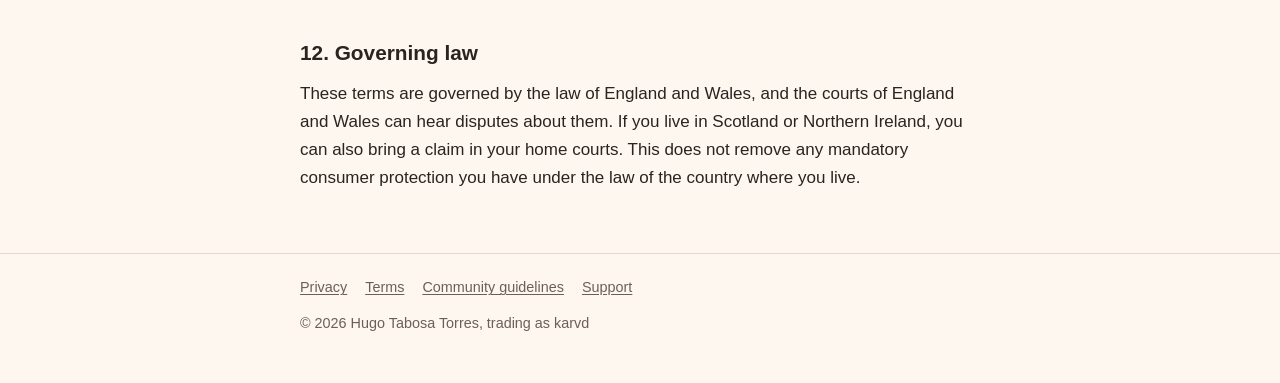
<file: legal/terms/index.html>
<!doctype html>
<html lang="en-GB">
<head>
<meta charset="utf-8">
<title>karvd</title>
<meta name="robots" content="noindex">
<link rel="canonical" href="https://karvd.app/terms/">
<meta http-equiv="refresh" content="0; url=/terms/">
</head>
<body><p><a href="/terms/">Continue to karvd.app/terms/</a></p></body>
</html>
</file>
<file: assets/style.css>
:root{
  --bg:#FEF7EF; --text:#2a2420; --muted:#6b6058; --line:#e6d9cb; --card:#fffdf9; --link:#a2410d; --accent:#a2410d;
}
@media (prefers-color-scheme: dark){
  :root{ --bg:#1b1713; --text:#f1e8dd; --muted:#b3a597; --line:#3a322a; --card:#241f1a; --link:#f0a46b; --accent:#f0a46b; }
}
*{box-sizing:border-box}
html{-webkit-text-size-adjust:100%}
body{margin:0;background:var(--bg);color:var(--text);font:17px/1.65 -apple-system,BlinkMacSystemFont,"Segoe UI",Roboto,Helvetica,Arial,sans-serif}
.wrap{max-width:720px;margin:0 auto;padding:0 20px}
header.site{padding:20px 0;border-bottom:1px solid var(--line)}
.wordmark{font-size:1.5rem;font-weight:700;letter-spacing:-.02em;color:var(--text);text-decoration:none}
main{padding:28px 0 48px}
h1{font-size:2rem;line-height:1.2;margin:.2em 0 .4em;letter-spacing:-.02em}
h2{font-size:1.3rem;line-height:1.3;margin:2em 0 .5em}
h3{font-size:1.08rem;margin:1.5em 0 .4em}
p,ul,ol{margin:.8em 0}
li{margin:.3em 0}
a{color:var(--link);text-underline-offset:2px}
.meta{color:var(--muted);font-size:.95rem}
.table-wrap{overflow-x:auto;-webkit-overflow-scrolling:touch;margin:1em 0;border:1px solid var(--line);border-radius:10px;background:var(--card)}
table{border-collapse:collapse;width:100%;min-width:560px;font-size:.93rem;line-height:1.5}
th,td{text-align:left;vertical-align:top;padding:10px 12px;border-bottom:1px solid var(--line)}
th{font-weight:600;background:rgba(162,65,13,.07)}
tr:last-child td{border-bottom:0}
.hero{text-align:center;padding:40px 0 16px}
.hero img{width:96px;height:96px;border-radius:22px;box-shadow:0 2px 10px rgba(0,0,0,.15)}
.hero .wordmark{display:block;font-size:2.6rem;margin:16px 0 8px}
.lead{font-size:1.15rem;color:var(--muted);max-width:30em;margin:0 auto 1.2em}
.soon{display:inline-block;padding:8px 16px;border:1px solid var(--line);border-radius:999px;background:var(--card);font-weight:600}
.links{list-style:none;padding:0;display:flex;flex-wrap:wrap;gap:8px 18px;justify-content:center}
.btn{display:inline-block;background:var(--accent);color:var(--bg);padding:12px 22px;border-radius:12px;font-weight:700;text-decoration:none}
.center{text-align:center}
footer.site{border-top:1px solid var(--line);padding:22px 0 36px;color:var(--muted);font-size:.9rem}
footer.site nav a{margin-right:14px;display:inline-block}
footer.site a{color:var(--muted)}
[hidden]{display:none!important}
</file>
